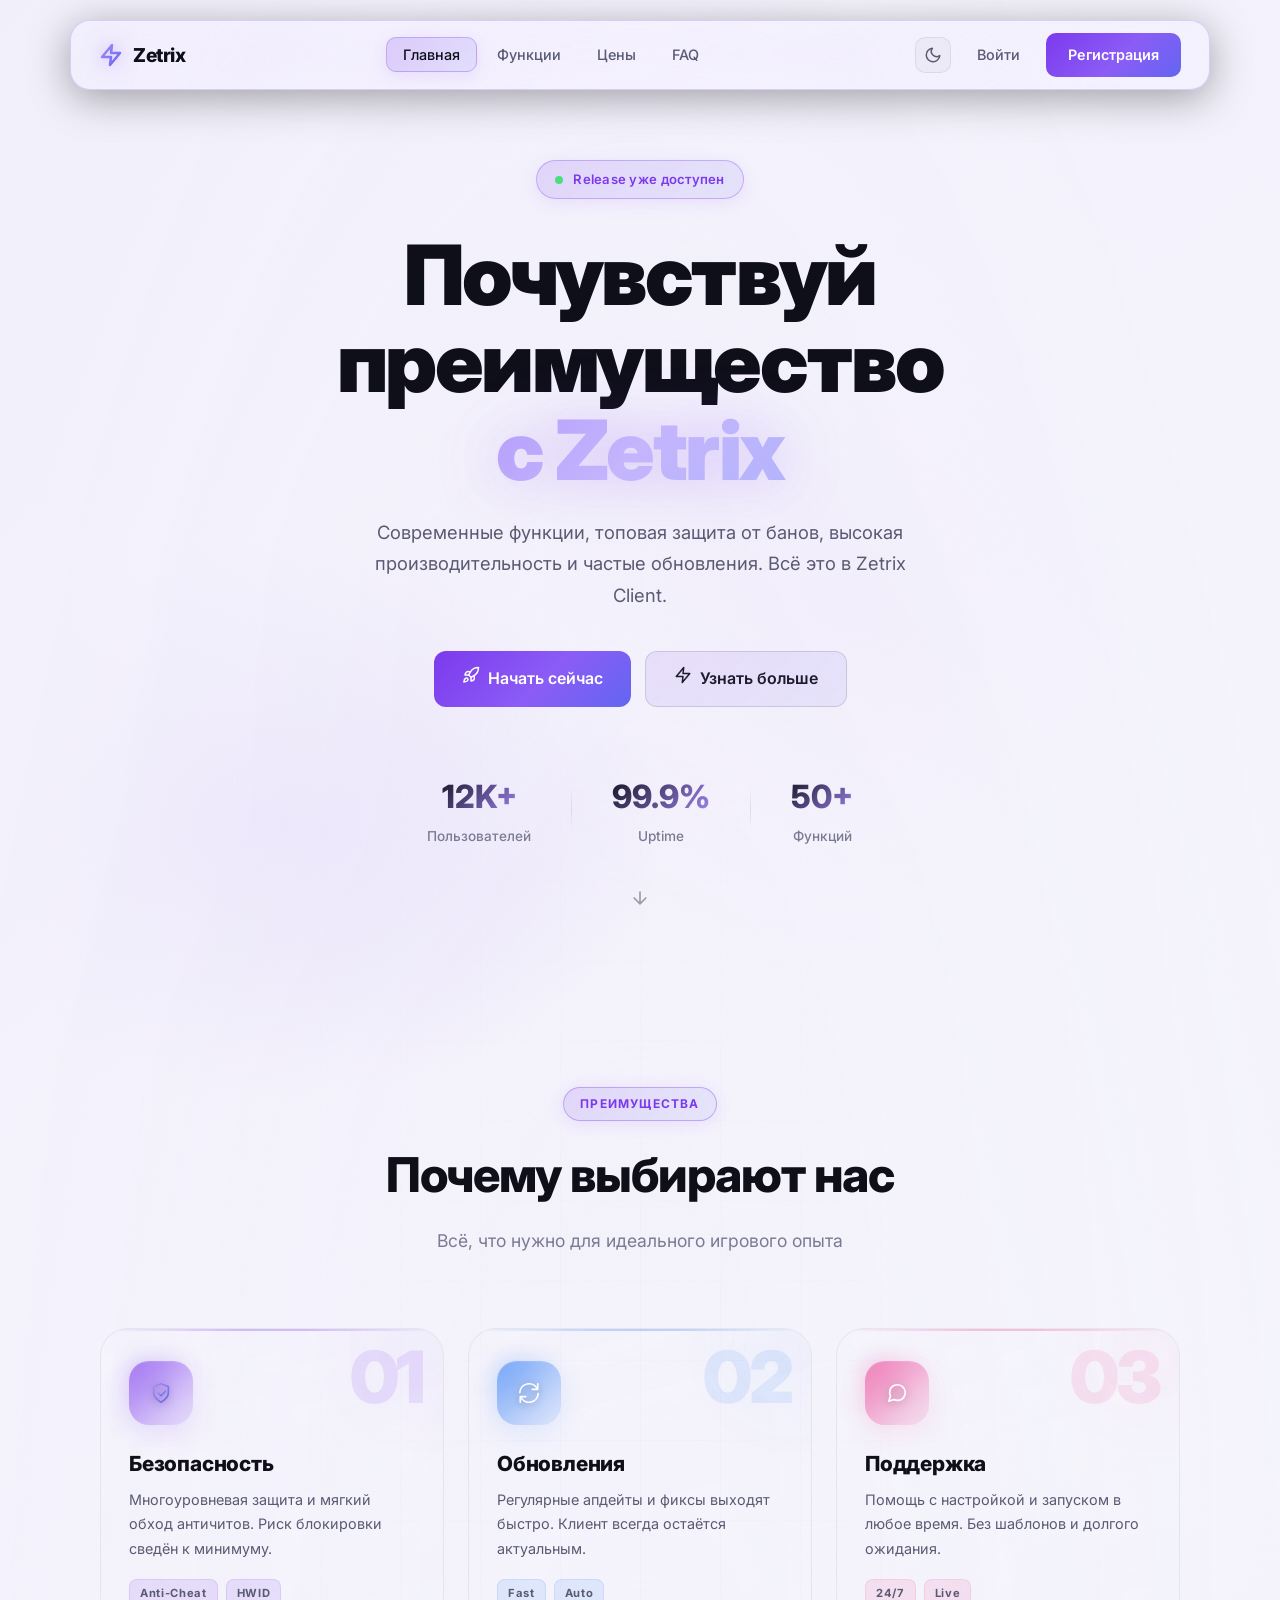
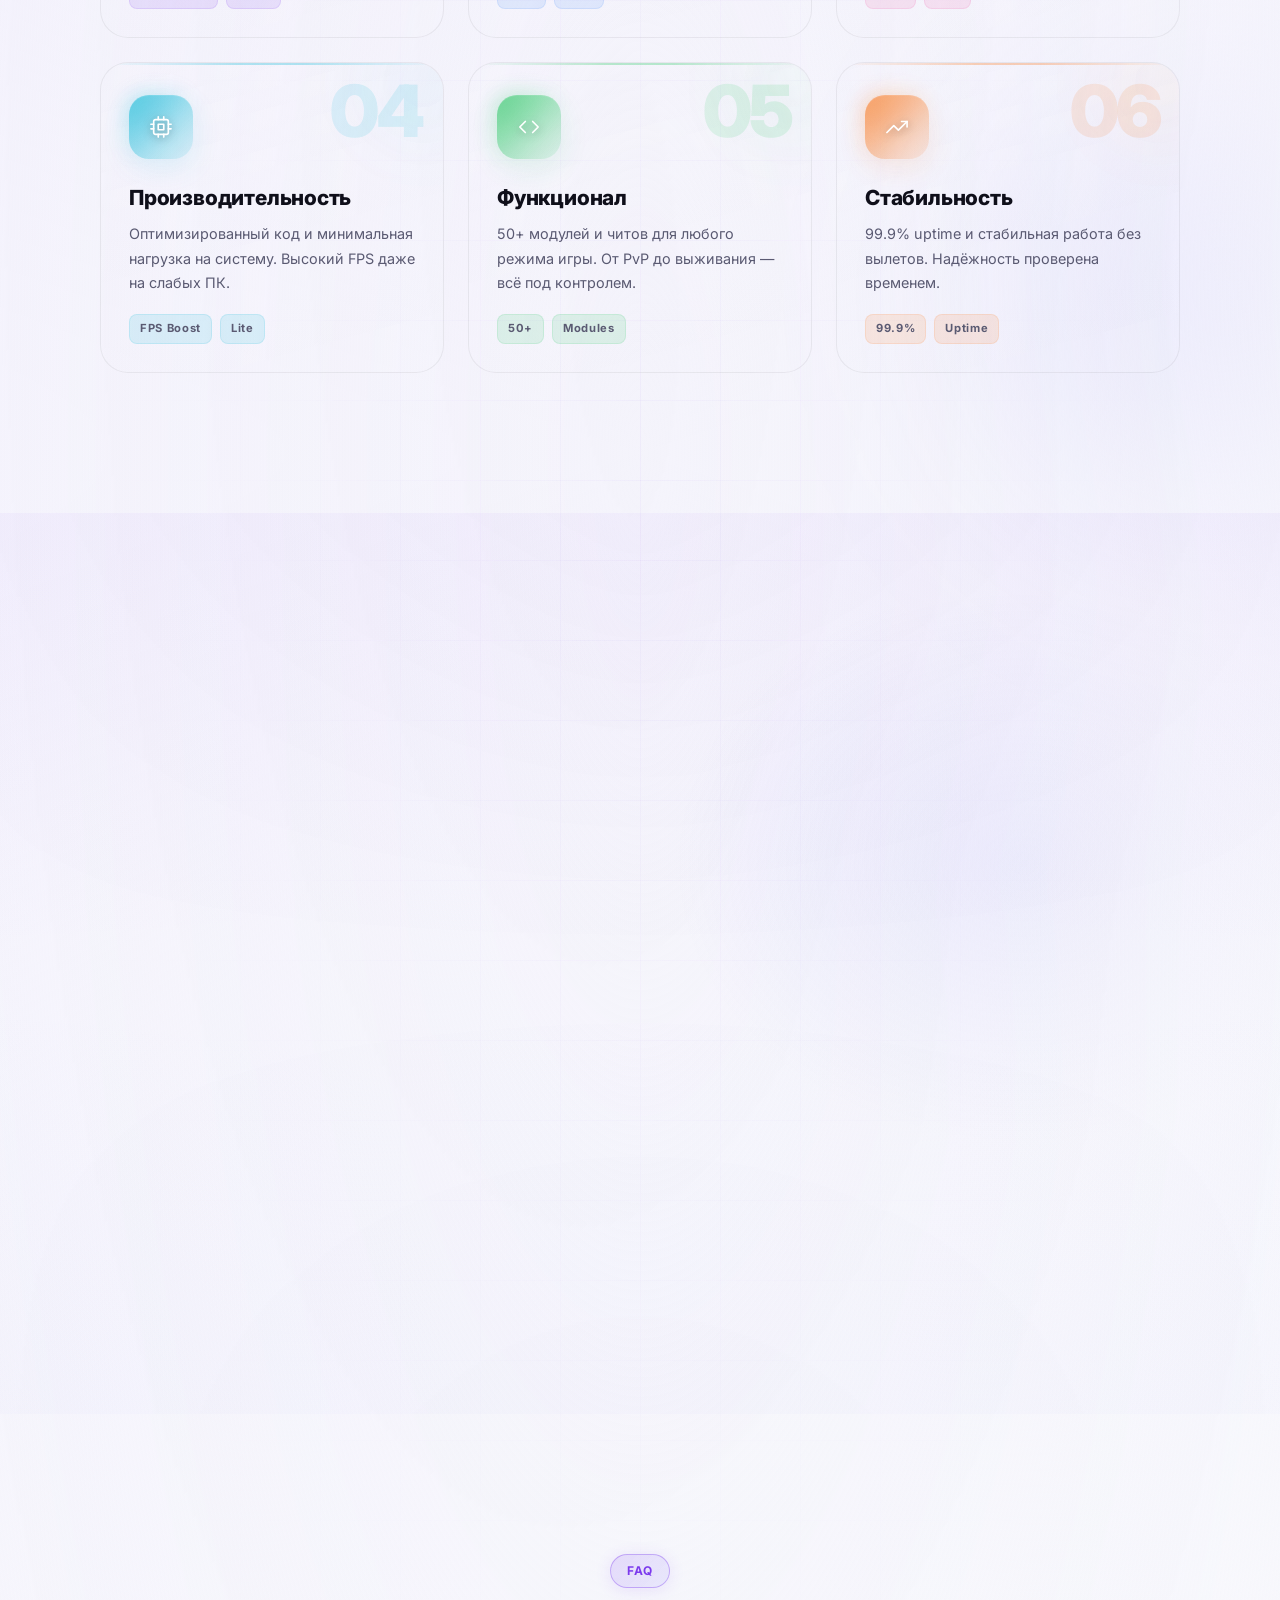
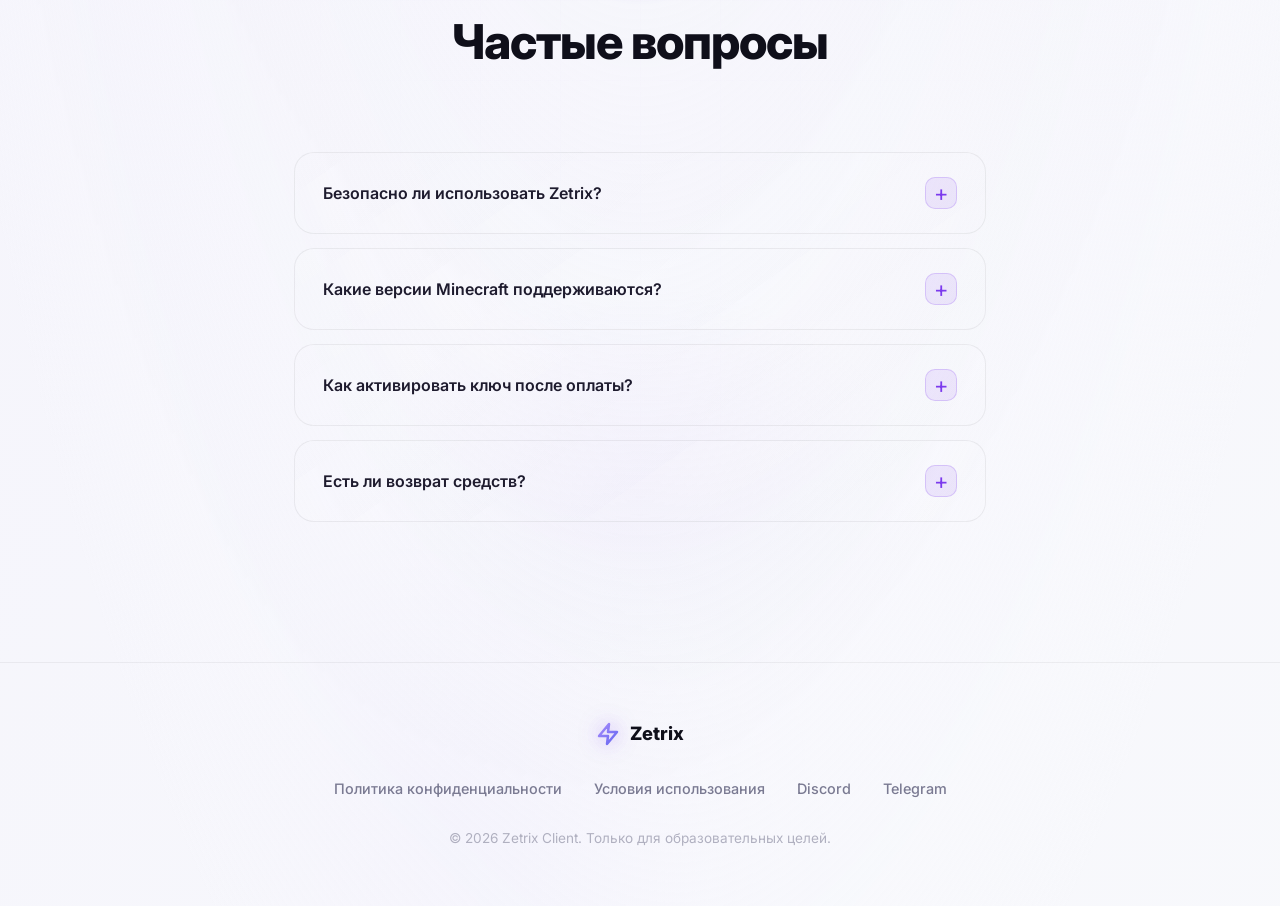
<file: index.html>
<!DOCTYPE html>
<html lang="ru">
<head>
  <meta charset="UTF-8" />
  <meta name="viewport" content="width=device-width, initial-scale=1.0" />
  <title>Zetrix — Minecraft Client</title>
  <script src="theme.js"></script>
  <link rel="stylesheet" href="style.css" />
  <link rel="stylesheet" href="animations.css" />
  <link rel="preconnect" href="https://fonts.googleapis.com" />
  <link href="https://fonts.googleapis.com/css2?family=Inter:wght@400;500;600;700;800;900&display=swap" rel="stylesheet" />
</head>
<body class="page-loaded">

  <!-- Dynamic Background -->
  <div class="zx-bg">
    <div class="zx-mesh">
      <div class="zx-mesh-blob blob-1"></div>
      <div class="zx-mesh-blob blob-2"></div>
      <div class="zx-mesh-blob blob-3"></div>
      <div class="zx-mesh-blob blob-4"></div>
    </div>
    <div class="zx-grid"></div>
    <div class="zx-vignette"></div>
    <div class="zx-gradient-mesh"></div>
  </div>

  <!-- Spotlight Follow -->
  <div class="zx-spotlight" id="spotlight"></div>

  <!-- Navbar -->
  <nav class="zx-nav" id="zxNav">
    <div class="zx-nav-inner">
      <a href="index.html" class="zx-logo">
        <span class="zx-logo-icon" id="logoIcon"></span>
        <span class="zx-logo-text">Zetrix</span>
      </a>
      <ul class="zx-nav-links">
        <li><a href="index.html" class="active">Главная</a></li>
        <li><a href="#features">Функции</a></li>
        <li><a href="#pricing">Цены</a></li>
        <li><a href="#faq">FAQ</a></li>
      </ul>
      <div class="zx-nav-actions" id="navActions">
        <button type="button" class="theme-toggle" id="themeToggle" onclick="ZetrixTheme.toggle()"></button>
        <a href="login.html" class="btn-ghost" id="navLogin">Войти</a>
        <a href="register.html" class="btn-primary" id="navRegister">Регистрация</a>
        <a href="profile.html" class="btn-ghost" id="navProfile" style="display:none">Профиль</a>
        <a href="#" class="btn-outline" id="navLogout" style="display:none" onclick="logout(); return false;">Выйти</a>
      </div>
    </div>
  </nav>

  <!-- Hero -->
  <section class="zx-hero" id="home">
    <div class="zx-hero-inner">
      <div class="zx-hero-badge reveal-up">
        <span class="zx-badge-pulse"></span>
        <span>Release уже доступен</span>
      </div>
      <h1 class="zx-hero-title">
        <span class="zx-title-line reveal-up delay-1">Почувствуй</span>
        <span class="zx-title-line reveal-up delay-2">преимущество</span>
        <span class="zx-title-line accent reveal-up delay-3">с Zetrix</span>
      </h1>
      <p class="zx-hero-sub reveal-up delay-4">
        Современные функции, топовая защита от банов, высокая производительность и частые обновления.
        Всё это в Zetrix Client.
      </p>
      <div class="zx-hero-ctas reveal-up delay-5">
        <a href="register.html" class="btn-primary large glow">
          <span id="iconRocket"></span>
          Начать сейчас
        </a>
        <a href="#features" class="btn-outline large">
          <span id="iconZap"></span>
          Узнать больше
        </a>
      </div>
      <div class="zx-hero-stats reveal-up delay-6">
        <div class="zx-stat">
          <div class="zx-stat-num" data-count="12000">0</div>
          <div class="zx-stat-label">Пользователей</div>
        </div>
        <div class="zx-stat-divider"></div>
        <div class="zx-stat">
          <div class="zx-stat-num">99.9%</div>
          <div class="zx-stat-label">Uptime</div>
        </div>
        <div class="zx-stat-divider"></div>
        <div class="zx-stat">
          <div class="zx-stat-num" data-count="50">0</div>
          <div class="zx-stat-label">Функций</div>
        </div>
      </div>
    </div>
    <div class="zx-hero-scroll">
      <svg width="20" height="20" viewBox="0 0 24 24" fill="none" stroke="currentColor" stroke-width="2" stroke-linecap="round" stroke-linejoin="round"><path d="M12 5v14M19 12l-7 7-7-7"/></svg>
    </div>
  </section>

  <!-- Features -->
  <section class="zx-section" id="features">
    <div class="zx-section-inner">
      <div class="zx-section-header reveal-up">
        <div class="zx-section-label">Преимущества</div>
        <h2 class="zx-section-title">Почему выбирают нас</h2>
        <p class="zx-section-desc">Всё, что нужно для идеального игрового опыта</p>
      </div>
      <div class="zx-features-grid">
        <div class="zx-feature-card reveal-up delay-1" data-tilt data-accent="purple">
          <div class="zx-fc-orb"></div>
          <div class="zx-fc-number">01</div>
          <div class="zx-fc-border"></div>
          <div class="zx-fc-glow"></div>
          <div class="zx-fc-top">
            <div class="zx-fc-icon-bg">
              <div class="zx-fc-icon" id="fIcon1"></div>
            </div>
          </div>
          <div class="zx-fc-body">
            <h3>Безопасность</h3>
            <p>Многоуровневая защита и мягкий обход античитов. Риск блокировки сведён к минимуму.</p>
            <div class="zx-fc-meta">
              <span class="zx-fc-tag">Anti-Cheat</span>
              <span class="zx-fc-tag">HWID</span>
            </div>
          </div>
        </div>

        <div class="zx-feature-card reveal-up delay-2" data-tilt data-accent="blue">
          <div class="zx-fc-orb"></div>
          <div class="zx-fc-number">02</div>
          <div class="zx-fc-border"></div>
          <div class="zx-fc-glow"></div>
          <div class="zx-fc-top">
            <div class="zx-fc-icon-bg">
              <div class="zx-fc-icon" id="fIcon2"></div>
            </div>
          </div>
          <div class="zx-fc-body">
            <h3>Обновления</h3>
            <p>Регулярные апдейты и фиксы выходят быстро. Клиент всегда остаётся актуальным.</p>
            <div class="zx-fc-meta">
              <span class="zx-fc-tag">Fast</span>
              <span class="zx-fc-tag">Auto</span>
            </div>
          </div>
        </div>

        <div class="zx-feature-card reveal-up delay-3" data-tilt data-accent="pink">
          <div class="zx-fc-orb"></div>
          <div class="zx-fc-number">03</div>
          <div class="zx-fc-border"></div>
          <div class="zx-fc-glow"></div>
          <div class="zx-fc-top">
            <div class="zx-fc-icon-bg">
              <div class="zx-fc-icon" id="fIcon3"></div>
            </div>
          </div>
          <div class="zx-fc-body">
            <h3>Поддержка</h3>
            <p>Помощь с настройкой и запуском в любое время. Без шаблонов и долгого ожидания.</p>
            <div class="zx-fc-meta">
              <span class="zx-fc-tag">24/7</span>
              <span class="zx-fc-tag">Live</span>
            </div>
          </div>
        </div>

        <div class="zx-feature-card reveal-up delay-1" data-tilt data-accent="cyan">
          <div class="zx-fc-orb"></div>
          <div class="zx-fc-number">04</div>
          <div class="zx-fc-border"></div>
          <div class="zx-fc-glow"></div>
          <div class="zx-fc-top">
            <div class="zx-fc-icon-bg">
              <div class="zx-fc-icon" id="fIcon4"></div>
            </div>
          </div>
          <div class="zx-fc-body">
            <h3>Производительность</h3>
            <p>Оптимизированный код и минимальная нагрузка на систему. Высокий FPS даже на слабых ПК.</p>
            <div class="zx-fc-meta">
              <span class="zx-fc-tag">FPS Boost</span>
              <span class="zx-fc-tag">Lite</span>
            </div>
          </div>
        </div>

        <div class="zx-feature-card reveal-up delay-2" data-tilt data-accent="green">
          <div class="zx-fc-orb"></div>
          <div class="zx-fc-number">05</div>
          <div class="zx-fc-border"></div>
          <div class="zx-fc-glow"></div>
          <div class="zx-fc-top">
            <div class="zx-fc-icon-bg">
              <div class="zx-fc-icon" id="fIcon5"></div>
            </div>
          </div>
          <div class="zx-fc-body">
            <h3>Функционал</h3>
            <p>50+ модулей и читов для любого режима игры. От PvP до выживания — всё под контролем.</p>
            <div class="zx-fc-meta">
              <span class="zx-fc-tag">50+</span>
              <span class="zx-fc-tag">Modules</span>
            </div>
          </div>
        </div>

        <div class="zx-feature-card reveal-up delay-3" data-tilt data-accent="orange">
          <div class="zx-fc-orb"></div>
          <div class="zx-fc-number">06</div>
          <div class="zx-fc-border"></div>
          <div class="zx-fc-glow"></div>
          <div class="zx-fc-top">
            <div class="zx-fc-icon-bg">
              <div class="zx-fc-icon" id="fIcon6"></div>
            </div>
          </div>
          <div class="zx-fc-body">
            <h3>Стабильность</h3>
            <p>99.9% uptime и стабильная работа без вылетов. Надёжность проверена временем.</p>
            <div class="zx-fc-meta">
              <span class="zx-fc-tag">99.9%</span>
              <span class="zx-fc-tag">Uptime</span>
            </div>
          </div>
        </div>
      </div>
    </div>
  </section>

  <!-- Pricing -->
  <section class="zx-section alt" id="pricing">
    <div class="zx-section-inner">
      <div class="zx-section-header reveal-up">
        <div class="zx-section-label">Тарифы</div>
        <h2 class="zx-section-title">Выбери свой план</h2>
        <p class="zx-section-desc">Доступные цены для каждого игрока</p>
      </div>
      <div class="zx-pricing-grid">

        <div class="zx-price-card reveal-up delay-1" data-tilt>
          <div class="zx-pc-shimmer"></div>
          <div class="zx-pc-top"></div>
          <div class="zx-pc-tier">30 дней</div>
          <div class="zx-pc-price">
            <span class="zx-pc-currency">₽</span>249
          </div>
          <ul class="zx-pc-features">
            <li><span class="zx-pc-check" id="pc1"></span>Все функции</li>
            <li><span class="zx-pc-check" id="pc2"></span>Обновления</li>
            <li><span class="zx-pc-check" id="pc3"></span>Поддержка</li>
          </ul>
          <a href="register.html" class="btn-outline full">Выбрать</a>
        </div>

        <div class="zx-price-card featured reveal-up delay-2" data-tilt>
          <div class="zx-pc-shimmer"></div>
          <div class="zx-pc-badge">Популярный</div>
          <div class="zx-pc-top"></div>
          <div class="zx-pc-tier">90 дней</div>
          <div class="zx-pc-price">
            <span class="zx-pc-currency">₽</span>399
          </div>
          <ul class="zx-pc-features">
            <li><span class="zx-pc-check" id="pc4"></span>Все функции</li>
            <li><span class="zx-pc-check" id="pc5"></span>Обновления</li>
            <li><span class="zx-pc-check" id="pc6"></span>Приоритетная поддержка</li>
          </ul>
          <a href="register.html" class="btn-primary full">Выбрать</a>
        </div>

        <div class="zx-price-card reveal-up delay-3" data-tilt>
          <div class="zx-pc-shimmer"></div>
          <div class="zx-pc-top"></div>
          <div class="zx-pc-tier">Навсегда</div>
          <div class="zx-pc-price">
            <span class="zx-pc-currency">₽</span>649
          </div>
          <ul class="zx-pc-features">
            <li><span class="zx-pc-check" id="pc7"></span>Все функции навсегда</li>
            <li><span class="zx-pc-check" id="pc8"></span>Все обновления</li>
            <li><span class="zx-pc-check" id="pc9"></span>VIP поддержка</li>
          </ul>
          <a href="register.html" class="btn-outline full">Выбрать</a>
        </div>

      </div>
    </div>
  </section>

  <!-- FAQ -->
  <section class="zx-section" id="faq">
    <div class="zx-section-inner narrow">
      <div class="zx-section-header reveal-up">
        <div class="zx-section-label">FAQ</div>
        <h2 class="zx-section-title">Частые вопросы</h2>
      </div>
      <div class="zx-faq-list">
        <details class="zx-faq-item reveal-up delay-1">
          <summary>Безопасно ли использовать Zetrix?</summary>
          <p>Да, наш клиент использует продвинутые методы обхода античитов. Мы регулярно обновляем защиту, чтобы минимизировать риск бана.</p>
        </details>
        <details class="zx-faq-item reveal-up delay-2">
          <summary>Какие версии Minecraft поддерживаются?</summary>
          <p>Zetrix поддерживает версии от 1.8 до 1.20.x. Мы добавляем поддержку новых версий в течение нескольких дней после их выхода.</p>
        </details>
        <details class="zx-faq-item reveal-up delay-3">
          <summary>Как активировать ключ после оплаты?</summary>
          <p>После оплаты вы получите лицензионный ключ. Зайдите в личный кабинет, перейдите в раздел «Активация ключа» и введите полученный код.</p>
        </details>
        <details class="zx-faq-item reveal-up delay-4">
          <summary>Есть ли возврат средств?</summary>
          <p>Мы предоставляем возврат в течение 24 часов после покупки, если клиент не работает на вашем устройстве и наша поддержка не смогла помочь.</p>
        </details>
      </div>
    </div>
  </section>

  <!-- Footer -->
  <footer class="zx-footer">
    <div class="zx-footer-inner">
      <div class="zx-footer-brand">
        <span class="zx-logo-icon" id="footerLogoIcon"></span>
        <span class="zx-logo-text">Zetrix</span>
      </div>
      <div class="zx-footer-links">
        <a href="#">Политика конфиденциальности</a>
        <a href="#">Условия использования</a>
        <a href="#">Discord</a>
        <a href="#">Telegram</a>
      </div>
      <p class="zx-footer-copy">© 2026 Zetrix Client. Только для образовательных целей.</p>
    </div>
  </footer>

  <script type="module">
    import { Api } from './api.js';

    const loginBtn    = document.getElementById('navLogin');
    const registerBtn = document.getElementById('navRegister');
    const profileBtn  = document.getElementById('navProfile');
    const logoutBtn   = document.getElementById('navLogout');

    if (Api.isLoggedIn()) {
      if (loginBtn)    loginBtn.style.display    = 'none';
      if (registerBtn) registerBtn.style.display = 'none';
      if (profileBtn)  profileBtn.style.display  = 'inline-flex';
      if (logoutBtn)   logoutBtn.style.display   = 'inline-flex';
    } else {
      if (loginBtn)    loginBtn.style.display    = 'inline-flex';
      if (registerBtn) registerBtn.style.display = 'inline-flex';
      if (profileBtn)  profileBtn.style.display  = 'none';
      if (logoutBtn)   logoutBtn.style.display   = 'none';
    }
  </script>

  <script type="module" src="api.js"></script>
  <script type="module" src="auth.js"></script>
  <script src="icons.js"></script>
  <script src="transitions.js"></script>
  <script>
    document.addEventListener('DOMContentLoaded', () => {
      document.getElementById('logoIcon').innerHTML       = Icons.logo;
      document.getElementById('footerLogoIcon').innerHTML = Icons.logo;
      document.getElementById('iconRocket').innerHTML     = Icons.rocket;
      document.getElementById('iconZap').innerHTML        = Icons.zap;
      document.getElementById('fIcon1').innerHTML = Icons.shieldCheck;
      document.getElementById('fIcon2').innerHTML = Icons.refreshCw;
      document.getElementById('fIcon3').innerHTML = Icons.messageCircle;
      document.getElementById('fIcon4').innerHTML = Icons.cpu;
      document.getElementById('fIcon5').innerHTML = Icons.code;
      document.getElementById('fIcon6').innerHTML = Icons.trendingUp;

      ['pc1','pc2','pc3','pc4','pc5','pc6','pc7','pc8','pc9']
        .forEach(id => { const el = document.getElementById(id); if(el) el.innerHTML = Icons.check; });

      // Spotlight follow
      const spotlight = document.getElementById('spotlight');
      if (spotlight && !window.matchMedia('(pointer: coarse)').matches) {
        document.addEventListener('mousemove', (e) => {
          spotlight.style.left = e.clientX + 'px';
          spotlight.style.top = e.clientY + 'px';
        });
      }

      // 3D tilt cards
      document.querySelectorAll('[data-tilt]').forEach(card => {
        card.addEventListener('mousemove', (e) => {
          const rect = card.getBoundingClientRect();
          const x = e.clientX - rect.left;
          const y = e.clientY - rect.top;
          const cx = rect.width / 2;
          const cy = rect.height / 2;
          const rx = (y - cy) / cy * -8;
          const ry = (x - cx) / cx * 8;
          card.style.transform = `perspective(800px) rotateX(${rx}deg) rotateY(${ry}deg) translateZ(10px) scale(1.02)`;
        });
        card.addEventListener('mouseleave', () => {
          card.style.transform = '';
        });
      });

      // Count up animation
      document.querySelectorAll('.zx-stat-num[data-count]').forEach(el => {
        const target = parseInt(el.dataset.count);
        const observer = new IntersectionObserver((entries) => {
          entries.forEach(entry => {
            if (entry.isIntersecting) {
              let current = 0;
              const increment = target / 40;
              const timer = setInterval(() => {
                current += increment;
                if (current >= target) {
                  el.textContent = target >= 1000 ? (target/1000).toFixed(0) + 'K+' : target + '+';
                  clearInterval(timer);
                } else {
                  el.textContent = Math.floor(current);
                }
              }, 30);
              observer.unobserve(el);
            }
          });
        }, { threshold: 0.5 });
        observer.observe(el);
      });

      // Reveal on scroll
      const revealObserver = new IntersectionObserver((entries) => {
        entries.forEach(entry => {
          if (entry.isIntersecting) {
            entry.target.classList.add('revealed');
            revealObserver.unobserve(entry.target);
          }
        });
      }, { threshold: 0.1, rootMargin: '0px 0px -40px 0px' });

      document.querySelectorAll('.reveal-up').forEach(el => revealObserver.observe(el));
    });
  </script>
</body>
</html>
</file>
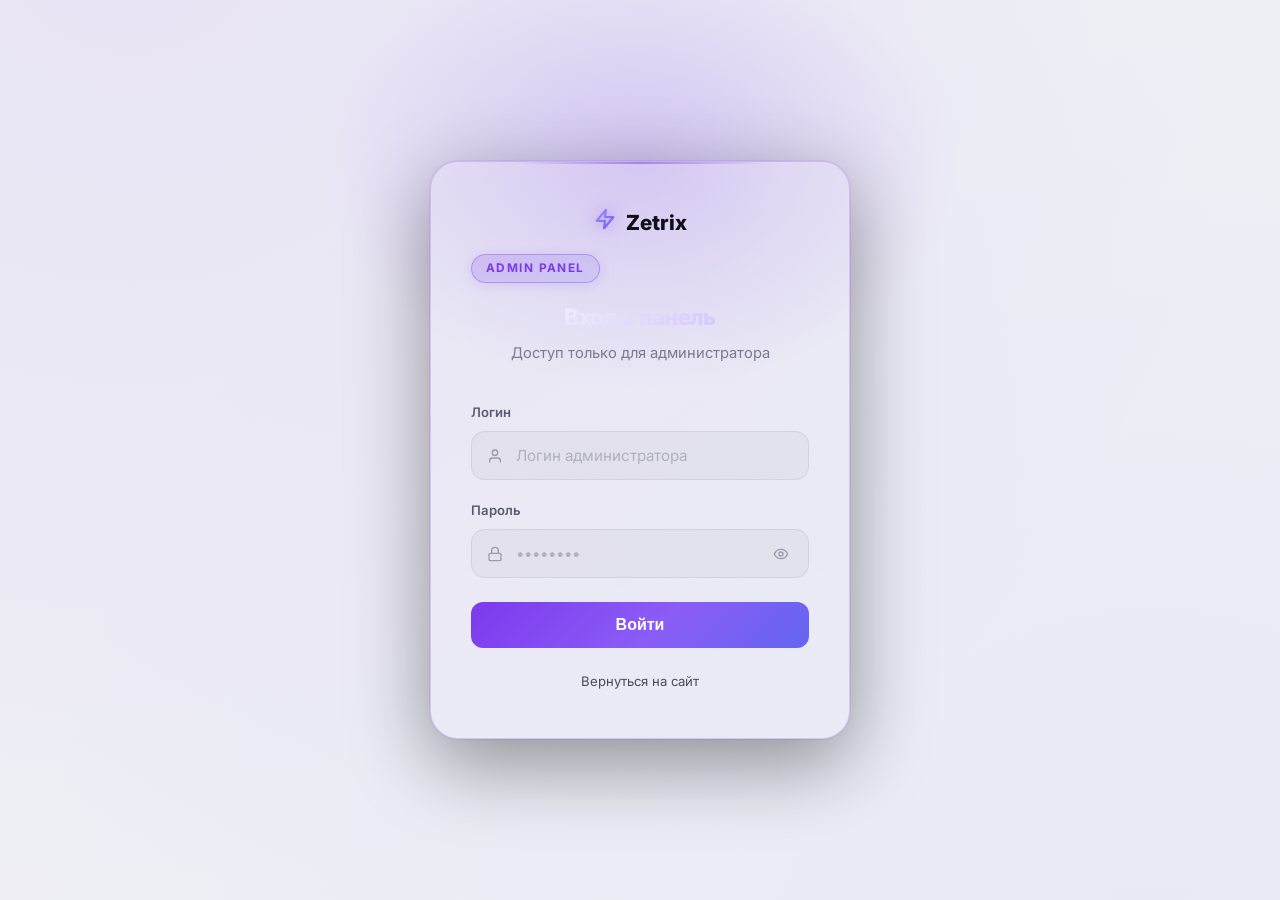
<file: admin.html>
<!DOCTYPE html>
<html lang="ru">
<head>
  <meta charset="UTF-8" />
  <meta name="viewport" content="width=device-width, initial-scale=1.0" />
  <title>Админ-панель — Zetrix</title>
  <script src="theme.js"></script>
  <link rel="stylesheet" href="style.css" />
  <link rel="stylesheet" href="animations.css" />
  <link rel="stylesheet" href="admin.css" />
  <link rel="stylesheet" href="custom-select.css" />
  <link rel="preconnect" href="https://fonts.googleapis.com" />
  <link href="https://fonts.googleapis.com/css2?family=Inter:wght@400;500;600;700;800&display=swap" rel="stylesheet" />
</head>
<body class="admin-page page-loaded">

  <!-- ===== LOGIN SCREEN ===== -->
  <div class="admin-login-screen" id="adminLoginScreen">
    <div class="auth-glow"></div>
    <div class="admin-login-card">
      <div class="auth-logo" style="margin-bottom:8px">
        <span id="loginLogoIcon"></span>
        <span class="logo-text">Zetrix</span>
      </div>
      <div class="admin-login-badge">Admin Panel</div>
      <h1 class="auth-title" style="font-size:1.4rem;margin-top:16px">Вход в панель</h1>
      <p class="auth-sub">Доступ только для администратора</p>

      <form class="auth-form" onsubmit="handleAdminLogin(event)">
        <div id="adminLoginError" class="auth-error" style="display:none"></div>

        <div class="form-group">
          <label class="form-label">Логин</label>
          <div class="input-wrap">
            <span class="input-icon" id="loginUserIcon"></span>
            <input type="text" class="form-input" id="adminLoginInput" placeholder="Логин администратора" required autocomplete="off" />
          </div>
        </div>

        <div class="form-group">
          <label class="form-label">Пароль</label>
          <div class="input-wrap">
            <span class="input-icon" id="loginLockIcon"></span>
            <input type="password" class="form-input" id="adminPasswordInput" placeholder="••••••••" required />
            <button type="button" class="input-toggle" id="loginPassToggle" onclick="togglePassword('adminPasswordInput', this)"></button>
          </div>
        </div>

        <button type="submit" class="btn-primary full large auth-submit" style="margin-top:4px">
          Войти
        </button>
      </form>

      <div style="text-align:center;margin-top:20px">
        <a href="index.html" style="font-size:0.82rem;color:#4a4a5a;transition:color 0.2s" onmouseover="this.style.color='#a78bfa'" onmouseout="this.style.color='#4a4a5a'">
          Вернуться на сайт
        </a>
      </div>
    </div>
  </div>

  <!-- ===== PANEL WRAP ===== -->
  <div id="adminPanelWrap" style="display:none;width:100%;min-height:100vh">

    <!-- SIDEBAR -->
    <aside class="admin-sidebar" id="adminSidebar">
      <div class="admin-logo">
        <span id="adminLogoIcon"></span>
        <span>Zetrix</span>
        <span class="admin-badge">Admin</span>
      </div>

      <nav class="admin-nav">
        <div class="admin-nav-group">
          <div class="admin-nav-label">Обзор</div>
          <a href="#" class="admin-link active" onclick="adminTab('dashboard', this)">
            <span class="al-icon" id="alIcon1"></span> Дашборд
          </a>
        </div>
        <div class="admin-nav-group">
          <div class="admin-nav-label">Управление</div>
          <a href="#" class="admin-link" onclick="adminTab('keys', this)">
            <span class="al-icon" id="alIcon2"></span> Ключи
          </a>
          <a href="#" class="admin-link" onclick="adminTab('users', this)">
            <span class="al-icon" id="alIcon3"></span> Пользователи
          </a>
          <a href="#" class="admin-link" onclick="adminTab('logs', this)">
            <span class="al-icon" id="alIcon4"></span> Логи
          </a>
        </div>
        <div class="admin-nav-group">
          <div class="admin-nav-label">Система</div>
          <a href="#" class="admin-link" onclick="adminTab('settings', this)">
            <span class="al-icon" id="alIcon5"></span> Настройки
          </a>
          <a href="index.html" class="admin-link">
            <span class="al-icon" id="alIcon6"></span> На сайт
          </a>
        </div>
      </nav>
    </aside>

    <!-- MAIN -->
    <div class="admin-main">

      <!-- TOPBAR -->
      <header class="admin-topbar">
        <button class="sidebar-toggle" onclick="toggleSidebar()">
          <span id="menuIcon"></span>
        </button>
        <div class="topbar-title" id="topbarTitle">Дашборд</div>
        <div class="topbar-right">
          <button type="button" class="theme-toggle" id="themeToggle" onclick="ZetrixTheme.toggle()"></button>
          <div class="topbar-admin">
            <div class="topbar-avatar">A</div>
            <span id="topbarAdminName">Admin</span>
          </div>
          <button class="tbl-btn danger" title="Выйти" onclick="adminLogout()" style="width:auto;padding:0 12px;gap:6px;font-size:0.8rem;font-weight:600;font-family:Inter,sans-serif">
            <span id="logoutIcon"></span> Выйти
          </button>
        </div>
      </header>

      <!-- CONTENT -->
      <div class="admin-content">

        <!-- DASHBOARD -->
        <div class="admin-tab active" id="tab-dashboard">
          <div class="admin-page-title">Дашборд</div>
          <div class="dash-stats">
            <div class="dash-stat-card">
              <div class="dsc-icon" id="dscIcon1"></div>
              <div class="dsc-info">
                <div class="dsc-num" id="statUsers">0</div>
                <div class="dsc-label">Пользователей</div>
              </div>
            </div>
            <div class="dash-stat-card">
              <div class="dsc-icon" id="dscIcon2"></div>
              <div class="dsc-info">
                <div class="dsc-num" id="statKeys">0</div>
                <div class="dsc-label">Ключей всего</div>
              </div>
            </div>
            <div class="dash-stat-card">
              <div class="dsc-icon" id="dscIcon3"></div>
              <div class="dsc-info">
                <div class="dsc-num" id="statActive">0</div>
                <div class="dsc-label">Активных ключей</div>
              </div>
            </div>
            <div class="dash-stat-card">
              <div class="dsc-icon" id="dscIcon4"></div>
              <div class="dsc-info">
                <div class="dsc-num" id="statUsed">0</div>
                <div class="dsc-label">Использованных</div>
              </div>
            </div>
          </div>

          <div class="dash-grid">
            <div class="dash-card">
              <div class="dash-card-title">
                <span id="recentUsersIcon"></span> Последние пользователи
              </div>
              <div id="recentUsersList" class="dash-list"></div>
            </div>
            <div class="dash-card">
              <div class="dash-card-title">
                <span id="recentLogsIcon"></span> Последние события
              </div>
              <div id="recentLogsList" class="dash-list"></div>
            </div>
          </div>
        </div>

        <!-- KEYS -->
        <div class="admin-tab" id="tab-keys">
          <div class="admin-page-header">
            <div class="admin-page-title">Управление ключами</div>
            <button class="btn-primary" onclick="openGenerateKey()">
              <span id="genKeyIcon"></span> Создать ключ
            </button>
          </div>

          <div class="admin-card generate-card" id="generateCard" style="display:none">
            <div class="admin-card-title">Создать новый ключ</div>
            <div class="gen-form">
              <div class="gen-row">
                <div class="form-group">
                  <label class="form-label">Тип плана</label>
                  <input type="hidden" id="genPlan" value="30 дней" />
                  <div data-custom-select data-options="30 дней,90 дней,Навсегда" data-value="30 дней" data-target="genPlan" id="genPlanSelect"></div>
                </div>
                <div class="form-group">
                  <label class="form-label">Срок действия (дней)</label>
                  <input type="number" class="form-input" id="genDays" value="30" min="0" max="365" readonly style="opacity:0.7;cursor:not-allowed" />
                </div>
                <div class="form-group">
                  <label class="form-label">Количество ключей</label>
                  <input type="number" class="form-input" id="genCount" value="1" min="1" max="100" />
                </div>
                <div class="form-group">
                  <label class="form-label">Макс. активаций</label>
                  <input type="number" class="form-input" id="genMaxUses" value="1" min="1" max="999" />
                </div>
                <div class="form-group" style="flex:2;min-width:200px">
                  <label class="form-label">Примечание</label>
                  <input type="text" class="form-input" id="genNote" placeholder="Необязательно" />
                </div>
              </div>
              <div class="gen-actions">
                <button class="btn-primary" onclick="generateKeys()">Создать</button>
                <button class="btn-outline" onclick="closeGenerateKey()">Отмена</button>
              </div>
            </div>
          </div>

          <div class="admin-card">
            <div class="table-toolbar">
              <div class="input-wrap table-search">
                <span class="input-icon" id="searchIcon1"></span>
                <input type="text" class="form-input" placeholder="Поиск по ключу..." oninput="filterKeys(this.value)" />
              </div>
              <div class="table-filters">
                <button class="filter-btn active" onclick="filterKeysByPlan('all', this)">Все</button>
                <button class="filter-btn" onclick="filterKeysByPlan('30 дней', this)">30 дней</button>
                <button class="filter-btn" onclick="filterKeysByPlan('90 дней', this)">90 дней</button>
                <button class="filter-btn" onclick="filterKeysByPlan('Навсегда', this)">Навсегда</button>
              </div>
            </div>
            <div class="table-wrap">
              <table class="admin-table">
                <thead>
                  <tr>
                    <th>Ключ</th><th>План</th><th>Срок</th><th>Статус</th>
                    <th>Активации</th><th>Примечание</th><th>Создан</th><th>Действия</th>
                  </tr>
                </thead>
                <tbody id="keysTableBody"></tbody>
              </table>
            </div>
          </div>
        </div>

        <!-- USERS -->
        <div class="admin-tab" id="tab-users">
          <div class="admin-page-header">
            <div class="admin-page-title">Пользователи</div>
          </div>
          <div class="admin-card">
            <div class="table-toolbar">
              <div class="input-wrap table-search">
                <span class="input-icon" id="searchIcon2"></span>
                <input type="text" class="form-input" placeholder="Поиск по нику или email..." oninput="filterUsers(this.value)" />
              </div>
            </div>
            <div class="table-wrap">
              <table class="admin-table">
                <thead>
                  <tr>
                    <th>Пользователь</th><th>Email</th><th>План</th>
                    <th>Подписка до</th><th>Ключей</th><th>Действия</th>
                  </tr>
                </thead>
                <tbody id="usersTableBody"></tbody>
              </table>
            </div>
          </div>
        </div>

        <!-- LOGS -->
        <div class="admin-tab" id="tab-logs">
          <div class="admin-page-header">
            <div class="admin-page-title">Журнал событий</div>
            <button class="btn-outline" onclick="clearLogs()">
              <span id="clearLogsIcon"></span> Очистить логи
            </button>
          </div>
          <div class="admin-card">
            <div class="table-toolbar">
              <div class="input-wrap table-search">
                <span class="input-icon" id="searchIcon3"></span>
                <input type="text" class="form-input" placeholder="Поиск по событиям..." oninput="filterLogs(this.value)" />
              </div>
              <div class="table-filters">
                <button class="filter-btn active" onclick="filterLogsByType('all', this)">Все</button>
                <button class="filter-btn" onclick="filterLogsByType('key', this)">Ключи</button>
                <button class="filter-btn" onclick="filterLogsByType('user', this)">Пользователи</button>
                <button class="filter-btn" onclick="filterLogsByType('system', this)">Система</button>
              </div>
            </div>
            <div class="table-wrap">
              <table class="admin-table">
                <thead>
                  <tr><th>Время</th><th>Тип</th><th>Событие</th><th>Пользователь</th><th>Детали</th></tr>
                </thead>
                <tbody id="logsTableBody"></tbody>
              </table>
            </div>
          </div>
        </div>

        <!-- SETTINGS -->
        <div class="admin-tab" id="tab-settings">
          <div class="admin-page-title">Настройки системы</div>

          <div class="admin-card">
            <div class="admin-card-title">Изменить данные администратора</div>
            <div class="settings-form" style="max-width:440px;display:flex;flex-direction:column;gap:16px">
              <div class="form-group">
                <label class="form-label">Новый логин</label>
                <div class="input-wrap">
                  <span class="input-icon" id="stUserIcon"></span>
                  <input type="text" class="form-input" id="newAdminLogin" placeholder="Новый логин" autocomplete="off" />
                </div>
              </div>
              <div class="form-group">
                <label class="form-label">Новый пароль</label>
                <div class="input-wrap">
                  <span class="input-icon" id="stLockIcon1"></span>
                  <input type="password" class="form-input" id="newAdminPass" placeholder="Минимум 6 символов" />
                  <button type="button" class="input-toggle" id="stPassToggle1" onclick="togglePassword('newAdminPass', this)"></button>
                </div>
              </div>
              <div class="form-group">
                <label class="form-label">Подтвердите пароль</label>
                <div class="input-wrap">
                  <span class="input-icon" id="stLockIcon2"></span>
                  <input type="password" class="form-input" id="newAdminPassConfirm" placeholder="Повторите пароль" />
                  <button type="button" class="input-toggle" id="stPassToggle2" onclick="togglePassword('newAdminPassConfirm', this)"></button>
                </div>
              </div>
              <button class="btn-primary" style="align-self:flex-start" onclick="saveAdminCreds()">Сохранить</button>
            </div>
          </div>

          <div class="admin-card">
            <div class="admin-card-title">Опасная зона</div>
            <div class="danger-actions">
              <div class="danger-action-row">
                <div>
                  <div class="danger-action-title">Сбросить все ключи</div>
                  <div class="danger-action-desc">Удалит все созданные ключи из системы</div>
                </div>
                <button class="btn-danger" onclick="resetAllKeys()">Сбросить ключи</button>
              </div>
              <div class="danger-action-row">
                <div>
                  <div class="danger-action-title">Очистить пользователей</div>
                  <div class="danger-action-desc">Удалит всех зарегистрированных пользователей</div>
                </div>
                <button class="btn-danger" onclick="resetAllUsers()">Очистить</button>
              </div>
              <div class="danger-action-row">
                <div>
                  <div class="danger-action-title">Полный сброс</div>
                  <div class="danger-action-desc">Удалит все данные системы. Необратимо</div>
                </div>
                <button class="btn-danger" onclick="fullReset()">Полный сброс</button>
              </div>
            </div>
          </div>
        </div>

      </div><!-- /admin-content -->
    </div><!-- /admin-main -->

  </div><!-- /adminPanelWrap -->

  <!-- USER EDIT MODAL -->
  <div class="zmodal-overlay" id="userEditOverlay" style="display:none">
    <div class="zmodal wide">
      <div class="zmodal-title">Редактировать пользователя</div>
      <div class="zmodal-body">
        <input type="hidden" id="editUserId" />
        <div class="form-group">
          <label class="form-label">Никнейм</label>
          <div class="input-wrap"><input type="text" class="form-input" id="editUsername" /></div>
        </div>
        <div class="form-group">
          <label class="form-label">Email</label>
          <div class="input-wrap"><input type="email" class="form-input" id="editEmail" /></div>
        </div>
        <div class="form-group">
          <label class="form-label">План</label>
          <input type="hidden" id="editPlan" value="30 дней" />
          <div id="editPlanSelect" data-custom-select data-options="30 дней,90 дней,Навсегда" data-value="30 дней" data-target="editPlan"></div>
        </div>
        <div class="form-group">
          <label class="form-label">Подписка до</label>
          <div class="input-wrap"><input type="text" class="form-input" id="editExpiry" placeholder="дд.мм.гггг" /></div>
        </div>
      </div>
      <div class="zmodal-actions" style="justify-content:flex-end">
        <button class="zmodal-btn cancel" onclick="closeUserEdit()">Отмена</button>
        <button class="zmodal-btn confirm" onclick="saveUserEdit()">Сохранить</button>
      </div>
    </div>
  </div>

  <script type="module" src="api.js"></script>
  <script src="icons.js"></script>
  <script src="transitions.js"></script>
  <script src="modal.js"></script>
  <script src="custom-select.js"></script>
  <script type="module" src="admin.js"></script>
  <script>
    document.addEventListener('DOMContentLoaded', () => {
      const searchSvg = `<svg width="14" height="14" viewBox="0 0 24 24" fill="none" stroke="currentColor" stroke-width="2" stroke-linecap="round" stroke-linejoin="round"><circle cx="11" cy="11" r="8"/><line x1="21" y1="21" x2="16.65" y2="16.65"/></svg>`;
      const menuSvg   = `<svg width="20" height="20" viewBox="0 0 24 24" fill="none" stroke="currentColor" stroke-width="2" stroke-linecap="round" stroke-linejoin="round"><line x1="3" y1="6" x2="21" y2="6"/><line x1="3" y1="12" x2="21" y2="12"/><line x1="3" y1="18" x2="21" y2="18"/></svg>`;

      // Login screen icons
      document.getElementById('loginLogoIcon').innerHTML  = Icons.logo;
      document.getElementById('loginUserIcon').innerHTML  = Icons.user;
      document.getElementById('loginLockIcon').innerHTML  = Icons.lock;
      document.getElementById('loginPassToggle').innerHTML = Icons.eye;

      // Panel icons
      document.getElementById('adminLogoIcon').innerHTML  = Icons.logo;
      document.getElementById('alIcon1').innerHTML = Icons.home;
      document.getElementById('alIcon2').innerHTML = Icons.key;
      document.getElementById('alIcon3').innerHTML = Icons.user;
      document.getElementById('alIcon4').innerHTML = Icons.activity;
      document.getElementById('alIcon5').innerHTML = Icons.settings;
      document.getElementById('alIcon6').innerHTML = Icons.zap;
      document.getElementById('menuIcon').innerHTML       = menuSvg;
      document.getElementById('logoutIcon').innerHTML     = Icons.logout;
      document.getElementById('dscIcon1').innerHTML = Icons.user;
      document.getElementById('dscIcon2').innerHTML = Icons.key;
      document.getElementById('dscIcon3').innerHTML = Icons.gem;
      document.getElementById('dscIcon4').innerHTML = Icons.activity;
      document.getElementById('recentUsersIcon').innerHTML = Icons.user;
      document.getElementById('recentLogsIcon').innerHTML  = Icons.activity;
      document.getElementById('genKeyIcon').innerHTML      = Icons.key;
      document.getElementById('clearLogsIcon').innerHTML   = Icons.trash;
      document.getElementById('searchIcon1').innerHTML = searchSvg;
      document.getElementById('searchIcon2').innerHTML = searchSvg;
      document.getElementById('searchIcon3').innerHTML = searchSvg;
      document.getElementById('stUserIcon').innerHTML  = Icons.user;
      document.getElementById('stLockIcon1').innerHTML = Icons.lock;
      document.getElementById('stLockIcon2').innerHTML = Icons.lock;
      document.getElementById('stPassToggle1').innerHTML = Icons.eye;
      document.getElementById('stPassToggle2').innerHTML = Icons.eye;
    });
  </script>
</body>
</html>
</file>
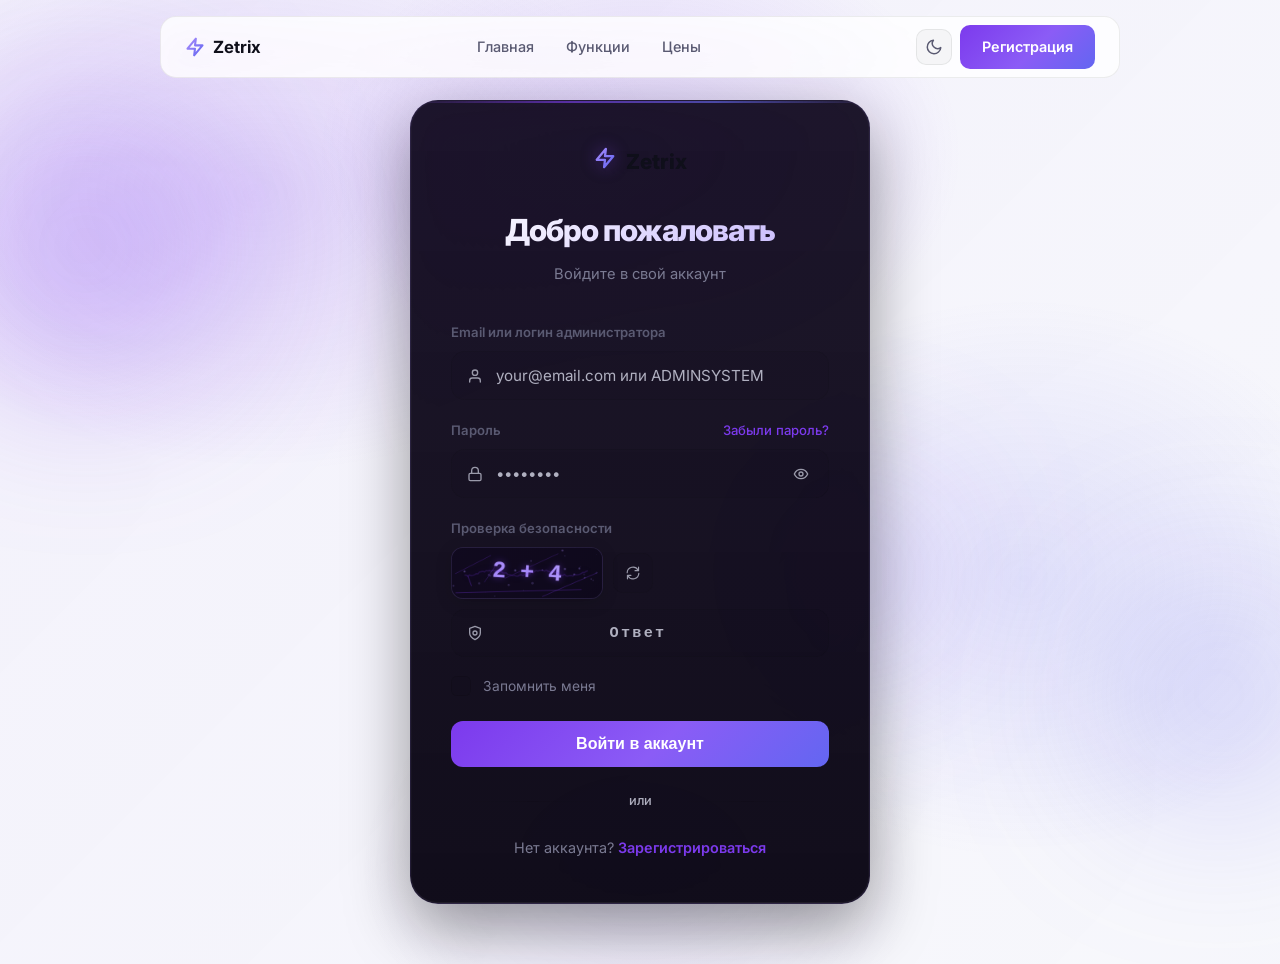
<file: login.html>
<!DOCTYPE html>
<html lang="ru">
<head>
  <meta charset="UTF-8" />
  <meta name="viewport" content="width=device-width, initial-scale=1.0" />
  <title>Войти — Zetrix</title>
  <script src="theme.js"></script>
  <link rel="stylesheet" href="style.css" />
  <link rel="stylesheet" href="animations.css" />
  <link rel="preconnect" href="https://fonts.googleapis.com" />
  <link href="https://fonts.googleapis.com/css2?family=Inter:wght@400;500;600;700;800&display=swap" rel="stylesheet" />
</head>
<body class="auth-page page-loaded">

  <nav class="navbar">
    <div class="nav-inner">
      <a href="index.html" class="nav-logo">
        <span class="logo-icon" id="logoIcon"></span>
        <span class="logo-text">Zetrix</span>
      </a>
      <ul class="nav-links">
        <li><a href="index.html">Главная</a></li>
        <li><a href="index.html#features">Функции</a></li>
        <li><a href="index.html#pricing">Цены</a></li>
      </ul>
      <div class="nav-actions">
        <button type="button" class="theme-toggle" id="themeToggle" onclick="ZetrixTheme.toggle()"></button>
        <a href="register.html" class="btn-primary">Регистрация</a>
      </div>
    </div>
  </nav>

  <div class="auth-orb orb-1"></div>
  <div class="auth-orb orb-2"></div>
  <div class="auth-orb orb-3"></div>

  <div class="auth-wrap">
    <div class="auth-glow"></div>
    <div class="auth-card">
      <div class="auth-logo">
        <span id="authLogoIcon"></span>
        <span class="logo-text">Zetrix</span>
      </div>
      <h1 class="auth-title">Добро пожаловать</h1>
      <p class="auth-sub">Войдите в свой аккаунт</p>

      <form class="auth-form" onsubmit="handleLogin(event)">
        <div class="form-group">
          <label class="form-label">Email или логин администратора</label>
          <div class="input-wrap">
            <span class="input-icon" id="iconUser"></span>
            <input type="text" class="form-input" id="loginIdentifier" placeholder="your@email.com или ADMINSYSTEM" required />
          </div>
        </div>

        <div class="form-group">
          <label class="form-label">
            Пароль
            <a href="#" class="form-label-link">Забыли пароль?</a>
          </label>
          <div class="input-wrap">
            <span class="input-icon" id="iconLock"></span>
            <input type="password" class="form-input" id="loginPassword" placeholder="••••••••" required />
            <button type="button" class="input-toggle" id="toggleLogin" onclick="togglePassword('loginPassword', this)"></button>
          </div>
        </div>

        <div class="form-group">
          <label class="form-label">Проверка безопасности</label>
          <div id="loginCaptcha"></div>
        </div>

        <div class="form-check">
          <label class="check-label">
            <input type="checkbox" class="check-input" />
            <span class="check-box"></span>
            Запомнить меня
          </label>
        </div>

        <button type="submit" class="btn-primary full large auth-submit">
          Войти в аккаунт
        </button>
      </form>

      <div class="auth-divider"><span>или</span></div>

      <div class="auth-footer-text">
        Нет аккаунта? <a href="register.html" class="auth-link">Зарегистрироваться</a>
      </div>
    </div>
  </div>

  <script type="module">
    import { Api } from './api.js';
    if (Api.isLoggedIn()) {
      const user = Api.getUser();
      window.location.href = (user && user.is_admin) ? 'admin.html' : 'profile.html';
    }
  </script>
  <script type="module" src="api.js"></script>
  <script src="icons.js"></script>
  <script src="captcha.js"></script>
  <script src="transitions.js"></script>
  <script src="modal.js"></script>
  <script type="module" src="auth.js"></script>
  <script>
    document.addEventListener('DOMContentLoaded', () => {
      document.getElementById('logoIcon').innerHTML     = Icons.logo;
      document.getElementById('authLogoIcon').innerHTML = Icons.logo;
      document.getElementById('iconUser').innerHTML     = Icons.user;
      document.getElementById('iconLock').innerHTML     = Icons.lock;
      document.getElementById('toggleLogin').innerHTML  = Icons.eye;
      Captcha.generate('loginCaptcha');
    });
  </script>
</body>
</html>
</file>
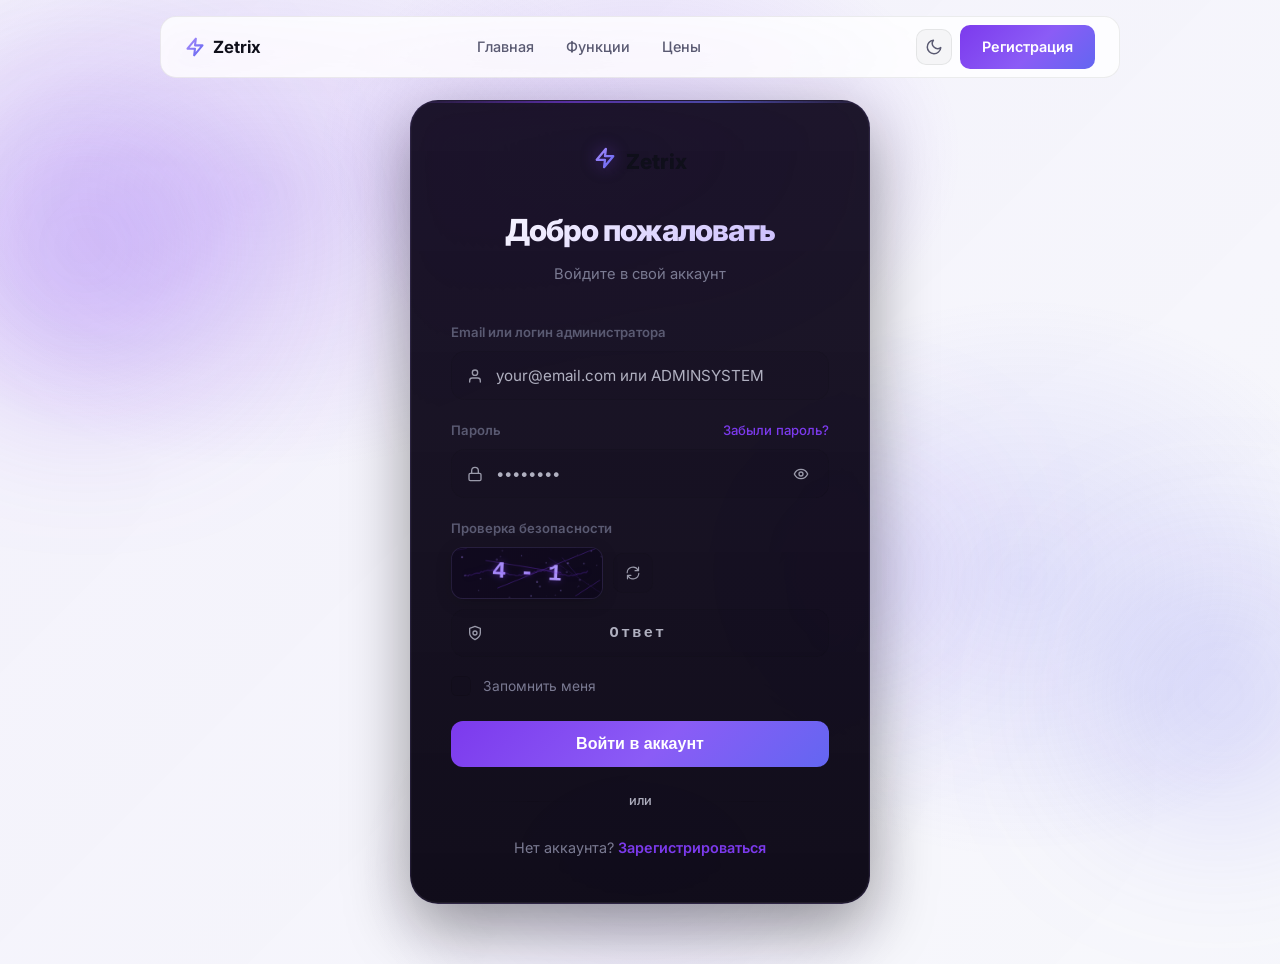
<file: profile.html>
<!DOCTYPE html>
<html lang="ru">
<head>
  <meta charset="UTF-8" />
  <meta name="viewport" content="width=device-width, initial-scale=1.0" />
  <title>Профиль — Zetrix</title>
  <script src="theme.js"></script>
  <link rel="stylesheet" href="style.css" />
  <link rel="stylesheet" href="animations.css" />
  <link rel="preconnect" href="https://fonts.googleapis.com" />
  <link href="https://fonts.googleapis.com/css2?family=Inter:wght@400;500;600;700;800&display=swap" rel="stylesheet" />
</head>
<body class="profile-page page-loaded">

  <nav class="navbar">
    <div class="nav-inner">
      <a href="index.html" class="nav-logo">
        <span class="logo-icon" id="logoIcon"></span>
        <span class="logo-text">Zetrix</span>
      </a>
<ul class="nav-links">
        <li><a href="index.html">Главная</a></li>
        <li><a href="index.html#features">Функции</a></li>
        <li><a href="index.html#pricing">Цены</a></li>
      </ul>
      <div class="nav-actions">
        <button type="button" class="theme-toggle" id="themeToggle" onclick="ZetrixTheme.toggle()"></button>
        <a href="login.html" class="btn-ghost nav-logout" onclick="logout()">
          <span id="iconLogout"></span> Выйти
        </a>
        <!-- Shown only for ADMINSYSTEM via JS -->
        <a href="admin.html" class="btn-outline" id="adminNavBtn" style="display:none;font-size:0.8rem;padding:7px 14px">
          <span id="adminNavIcon"></span> Панель
        </a>
      </div>
    </div>
  </nav>

  <div class="profile-wrap">

    <!-- SIDEBAR -->
    <aside class="profile-sidebar">
      <div class="profile-avatar">
        <div class="avatar-circle">
          <span id="avatarLetter">Z</span>
        </div>
        <div class="avatar-info">
          <div class="avatar-name" id="profileUsername">ZetrixUser</div>
          <div class="avatar-plan" id="profilePlan">
            <span class="plan-dot"></span> Базовый план
          </div>
        </div>
      </div>

      <nav class="sidebar-nav">
        <a href="#" class="sidebar-link active" onclick="switchTab('overview', this)">
          <span class="slink-icon" id="sIcon1"></span> Обзор
        </a>
        <a href="#" class="sidebar-link" onclick="switchTab('activate', this)">
          <span class="slink-icon" id="sIcon2"></span> Активация ключа
        </a>
        <a href="#" class="sidebar-link" onclick="switchTab('subscription', this)">
          <span class="slink-icon" id="sIcon3"></span> Подписка
        </a>
        <a href="#" class="sidebar-link" onclick="switchTab('settings', this)">
          <span class="slink-icon" id="sIcon4"></span> Настройки
        </a>
      </nav>
    </aside>

    <!-- MAIN -->
    <main class="profile-main">

      <!-- OVERVIEW -->
      <div class="tab-content active" id="tab-overview">
        <div class="profile-section-title">Обзор аккаунта</div>

        <div class="overview-cards">
          <div class="overview-card">
            <div class="ov-icon" id="ovIcon1"></div>
            <div class="ov-info">
              <div class="ov-label">Текущий план</div>
              <div class="ov-value" id="ovPlan">Базовый</div>
            </div>
          </div>
          <div class="overview-card">
            <div class="ov-icon" id="ovIcon2"></div>
            <div class="ov-info">
              <div class="ov-label">Действует до</div>
              <div class="ov-value" id="ovExpiry">—</div>
            </div>
          </div>
          <div class="overview-card">
            <div class="ov-icon" id="ovIcon3"></div>
            <div class="ov-info">
              <div class="ov-label">Ключей активировано</div>
              <div class="ov-value" id="ovKeys">0</div>
            </div>
          </div>
          <div class="overview-card">
            <div class="ov-icon" id="ovIcon4"></div>
            <div class="ov-info">
              <div class="ov-label">Версия клиента</div>
              <div class="ov-value">4.0.1</div>
            </div>
          </div>
        </div>

        <div class="download-block">
          <div class="download-info">
            <div class="download-title">Zetrix Client v4.0.1</div>
            <div class="download-sub">Поддержка 1.8 — 1.20.x · Обновлено: 28 апр 2026</div>
          </div>
          <button class="btn-primary" onclick="alert('Скачивание доступно только с активным ключом!')">
            <span id="dlIcon"></span> Скачать
          </button>
        </div>

        <div class="activity-block">
          <div class="activity-title">
            <span id="actIcon"></span> Последняя активность
          </div>
          <div class="activity-list" id="activityList">
            <div class="activity-empty">Активность пока отсутствует</div>
          </div>
        </div>
      </div>

      <!-- ACTIVATE KEY -->
      <div class="tab-content" id="tab-activate">
        <div class="profile-section-title">Активация ключа</div>
        <p class="profile-section-sub">Введите лицензионный ключ, полученный после оплаты</p>

        <div class="key-activate-card">
          <div class="key-icon-big" id="keyIconBig"></div>
          <h3 class="key-card-title">Введите ваш ключ</h3>
          <p class="key-card-sub">Формат: ZETRIX-XXXXX-XXXXX-XXXXX</p>

          <form class="key-form" onsubmit="activateKey(event)">
            <div class="key-input-wrap">
<input
                type="text"
                class="key-input"
                id="keyInput"
                placeholder="ZETRIX-XXXXXXXX-XXXXXXXX-XXXXXXXX"
                autocomplete="off"
                spellcheck="false"
                oninput="this.value = this.value.toUpperCase()"
              />
            </div>
            <div class="key-result" id="keyResult"></div>
            <button type="submit" class="btn-primary large full key-submit">
              <span id="unlockIcon"></span> Активировать ключ
            </button>
          </form>
        </div>

        <div class="keys-history">
          <div class="keys-history-title">История активаций</div>
          <div id="keysHistoryList">
            <div class="activity-empty">Нет активированных ключей</div>
          </div>
        </div>
      </div>

      <!-- SUBSCRIPTION -->
      <div class="tab-content" id="tab-subscription">
        <div class="profile-section-title">Подписка</div>
        <p class="profile-section-sub">Управляй своим планом и продлевай подписку</p>

        <div class="sub-current">
          <div class="sub-current-info">
            <div class="sub-badge" id="subBadge">Базовый</div>
            <div class="sub-expiry">Действует до: <strong id="subExpiry">—</strong></div>
          </div>
          <a href="index.html#pricing" class="btn-primary">Улучшить план</a>
        </div>

        <div class="pricing-grid sub-plans">
          <div class="price-card">
            <div class="price-tier">30 дней</div>
            <div class="price-amount"><span class="price-currency">₽</span>249</div>
            <ul class="price-features">
              <li><span class="pf-check" id="spc1"></span> KillAura</li>
              <li><span class="pf-check" id="spc2"></span> Speed</li>
              <li><span class="pf-check" id="spc3"></span> ESP</li>
              <li><span class="pf-check" id="spc4"></span> Поддержка 1.8–1.20</li>
              <li class="disabled"><span class="pf-x" id="spx1"></span> AntiCheat Bypass</li>
              <li class="disabled"><span class="pf-x" id="spx2"></span> Приоритетная поддержка</li>
            </ul>
            <button class="btn-outline full" onclick="alert('Перейдите на страницу оплаты')">Выбрать</button>
          </div>
          <div class="price-card featured">
            <div class="price-badge">Популярный</div>
            <div class="price-tier">90 дней</div>
            <div class="price-amount"><span class="price-currency">₽</span>399</div>
            <ul class="price-features">
              <li><span class="pf-check" id="spc5"></span> Все функции 30 дней</li>
              <li><span class="pf-check" id="spc6"></span> AntiCheat Bypass</li>
              <li><span class="pf-check" id="spc7"></span> Fly & Scaffold</li>
              <li><span class="pf-check" id="spc8"></span> AimAssist</li>
              <li><span class="pf-check" id="spc9"></span> Частые обновления</li>
              <li class="disabled"><span class="pf-x" id="spx3"></span> Приоритетная поддержка</li>
            </ul>
            <button class="btn-primary full" onclick="alert('Перейдите на страницу оплаты')">Выбрать</button>
          </div>
          <div class="price-card">
            <div class="price-tier">Навсегда</div>
            <div class="price-amount"><span class="price-currency">₽</span>649</div>
            <ul class="price-features">
              <li><span class="pf-check" id="spc10"></span> Все функции 90 дней</li>
              <li><span class="pf-check" id="spc11"></span> Приоритетная поддержка</li>
              <li><span class="pf-check" id="spc12"></span> Ранний доступ</li>
              <li><span class="pf-check" id="spc13"></span> Discord роль VIP</li>
              <li><span class="pf-check" id="spc14"></span> Бета-версии</li>
              <li><span class="pf-check" id="spc15"></span> Персональные настройки</li>
            </ul>
            <button class="btn-outline full" onclick="alert('Перейдите на страницу оплаты')">Выбрать</button>
          </div>
        </div>
      </div>

      <!-- SETTINGS -->
      <div class="tab-content" id="tab-settings">
        <div class="profile-section-title">Настройки аккаунта</div>

        <div class="settings-block">
          <div class="settings-group-title">Основная информация</div>
          <form class="settings-form" onsubmit="saveSettings(event)">
            <div class="form-group">
              <label class="form-label">Никнейм</label>
              <div class="input-wrap">
                <span class="input-icon" id="stIconUser"></span>
                <input type="text" class="form-input" id="settingsUsername" placeholder="your_nickname" />
              </div>
            </div>
            <div class="form-group">
              <label class="form-label">Email</label>
              <div class="input-wrap">
                <span class="input-icon" id="stIconMail"></span>
                <input type="email" class="form-input" id="settingsEmail" placeholder="example@mail.com" />
              </div>
            </div>
            <button type="submit" class="btn-primary">Сохранить изменения</button>
          </form>
        </div>

        <div class="settings-block">
          <div class="settings-group-title">Смена пароля</div>
          <form class="settings-form" onsubmit="changePassword(event)">
            <div class="form-group">
              <label class="form-label">Текущий пароль</label>
              <div class="input-wrap">
                <span class="input-icon" id="stIconLock1"></span>
                <input type="password" class="form-input" id="currentPass" placeholder="••••••••" />
                <button type="button" class="input-toggle" id="stToggle1" onclick="togglePassword('currentPass', this)"></button>
              </div>
            </div>
            <div class="form-group">
              <label class="form-label">Новый пароль</label>
              <div class="input-wrap">
                <span class="input-icon" id="stIconLock2"></span>
                <input type="password" class="form-input" id="newPass" placeholder="Минимум 8 символов" />
                <button type="button" class="input-toggle" id="stToggle2" onclick="togglePassword('newPass', this)"></button>
              </div>
            </div>
            <div class="form-group">
              <label class="form-label">Подтвердите новый пароль</label>
              <div class="input-wrap">
                <span class="input-icon" id="stIconLock3"></span>
                <input type="password" class="form-input" id="confirmNewPass" placeholder="Повторите пароль" />
                <button type="button" class="input-toggle" id="stToggle3" onclick="togglePassword('confirmNewPass', this)"></button>
              </div>
            </div>
            <button type="submit" class="btn-outline">Сменить пароль</button>
          </form>
        </div>

        <div class="settings-block danger-zone">
          <div class="settings-group-title danger-title">Опасная зона</div>
          <p class="danger-desc">Удаление аккаунта необратимо. Все данные будут потеряны.</p>
          <button class="btn-danger" onclick="confirmDelete()">
            <span id="trashIcon"></span> Удалить аккаунт
          </button>
        </div>
      </div>

    </main>
  </div>

  <script type="module" src="api.js"></script>
  <script src="icons.js"></script>
  <script src="transitions.js"></script>
  <script src="modal.js"></script>
  <script type="module" src="auth.js"></script>
  <script type="module" src="profile.js"></script>
  <script>
    document.addEventListener('DOMContentLoaded', () => {
      document.getElementById('logoIcon').innerHTML   = Icons.logo;
      document.getElementById('iconLogout').innerHTML = Icons.logout;
      document.getElementById('sIcon1').innerHTML     = Icons.home;
      document.getElementById('sIcon2').innerHTML     = Icons.key;
      document.getElementById('sIcon3').innerHTML     = Icons.gem;
      document.getElementById('sIcon4').innerHTML     = Icons.settings;
      document.getElementById('ovIcon1').innerHTML    = Icons.gem;
      document.getElementById('ovIcon2').innerHTML    = Icons.calendar;
      document.getElementById('ovIcon3').innerHTML    = Icons.key;
      document.getElementById('ovIcon4').innerHTML    = Icons.download;
      document.getElementById('dlIcon').innerHTML     = Icons.download;
      document.getElementById('actIcon').innerHTML    = Icons.activity;
      document.getElementById('keyIconBig').innerHTML = Icons.keyBig;
      document.getElementById('unlockIcon').innerHTML = Icons.unlock;
      document.getElementById('trashIcon').innerHTML  = Icons.trash;
      document.getElementById('stIconUser').innerHTML = Icons.user;
      document.getElementById('stIconMail').innerHTML = Icons.mail;
      document.getElementById('stIconLock1').innerHTML = Icons.lock;
      document.getElementById('stIconLock2').innerHTML = Icons.lock;
      document.getElementById('stIconLock3').innerHTML = Icons.lock;
      document.getElementById('stToggle1').innerHTML  = Icons.eye;
      document.getElementById('stToggle2').innerHTML  = Icons.eye;
      document.getElementById('stToggle3').innerHTML  = Icons.eye;

      // Subscription tab icons
      ['spc1','spc2','spc3','spc4','spc5','spc6','spc7','spc8','spc9','spc10','spc11','spc12','spc13','spc14','spc15']
        .forEach(id => { const el = document.getElementById(id); if(el) el.innerHTML = Icons.check; });
      ['spx1','spx2','spx3']
        .forEach(id => { const el = document.getElementById(id); if(el) el.innerHTML = Icons.x; });

      // Show admin button for logged-in admin
      const adminNavBtn  = document.getElementById('adminNavBtn');
      const adminNavIcon = document.getElementById('adminNavIcon');
      if (adminNavIcon) adminNavIcon.innerHTML = Icons.settings;
      if (adminNavBtn && sessionStorage.getItem('zetrix_admin_session') === 'true') {
        adminNavBtn.style.display = 'inline-flex';
      }
    });
  </script>
</body>
</html>
</file>
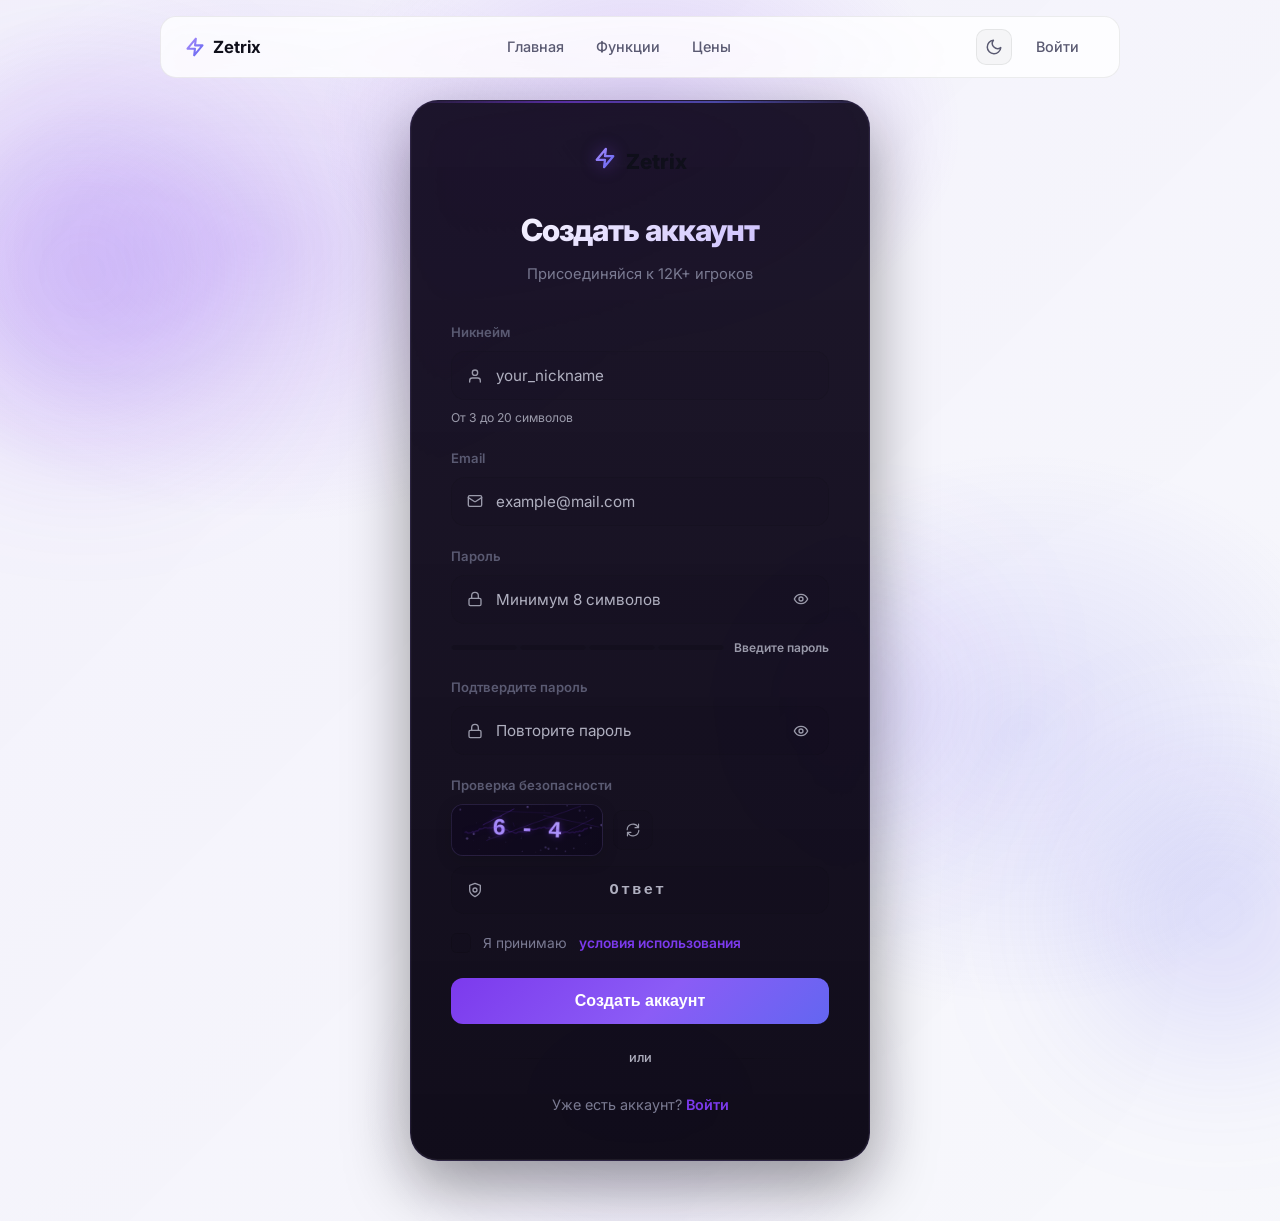
<file: register.html>
<!DOCTYPE html>
<html lang="ru">
<head>
  <meta charset="UTF-8" />
  <meta name="viewport" content="width=device-width, initial-scale=1.0" />
  <title>Регистрация — Zetrix</title>
  <script src="theme.js"></script>
  <link rel="stylesheet" href="style.css" />
  <link rel="stylesheet" href="animations.css" />
  <link rel="preconnect" href="https://fonts.googleapis.com" />
  <link href="https://fonts.googleapis.com/css2?family=Inter:wght@400;500;600;700;800&display=swap" rel="stylesheet" />
</head>
<body class="auth-page page-loaded">

  <nav class="navbar">
    <div class="nav-inner">
      <a href="index.html" class="nav-logo">
        <span class="logo-icon" id="logoIcon"></span>
        <span class="logo-text">Zetrix</span>
      </a>
      <ul class="nav-links">
        <li><a href="index.html">Главная</a></li>
        <li><a href="index.html#features">Функции</a></li>
        <li><a href="index.html#pricing">Цены</a></li>
      </ul>
      <div class="nav-actions">
        <button type="button" class="theme-toggle" id="themeToggle" onclick="ZetrixTheme.toggle()"></button>
        <a href="login.html" class="btn-ghost">Войти</a>
      </div>
    </div>
  </nav>

  <div class="auth-orb orb-1"></div>
  <div class="auth-orb orb-2"></div>
  <div class="auth-orb orb-3"></div>

  <div class="auth-wrap">
    <div class="auth-glow"></div>
    <div class="auth-card">
      <div class="auth-logo">
        <span id="authLogoIcon"></span>
        <span class="logo-text">Zetrix</span>
      </div>
      <h1 class="auth-title">Создать аккаунт</h1>
      <p class="auth-sub">Присоединяйся к 12K+ игроков</p>

      <form class="auth-form" onsubmit="handleRegister(event)">
        <div class="form-group">
          <label class="form-label">Никнейм</label>
          <div class="input-wrap">
            <span class="input-icon" id="iconUser"></span>
            <input type="text" class="form-input" id="regUsername" placeholder="your_nickname" required minlength="3" maxlength="20" />
          </div>
          <span class="form-hint">От 3 до 20 символов</span>
        </div>

        <div class="form-group">
          <label class="form-label">Email</label>
          <div class="input-wrap">
            <span class="input-icon" id="iconMail"></span>
            <input type="email" class="form-input" placeholder="example@mail.com" required />
          </div>
        </div>

        <div class="form-group">
          <label class="form-label">Пароль</label>
          <div class="input-wrap">
            <span class="input-icon" id="iconLock1"></span>
            <input type="password" class="form-input" id="regPassword" placeholder="Минимум 8 символов" required minlength="8" oninput="checkPasswordStrength(this.value)" />
            <button type="button" class="input-toggle" id="toggleReg1" onclick="togglePassword('regPassword', this)"></button>
          </div>
          <div class="password-strength">
            <div class="strength-bar">
              <div class="strength-fill" id="sf1"></div>
              <div class="strength-fill" id="sf2"></div>
              <div class="strength-fill" id="sf3"></div>
              <div class="strength-fill" id="sf4"></div>
            </div>
            <span class="strength-label" id="strengthLabel">Введите пароль</span>
          </div>
        </div>

        <div class="form-group">
          <label class="form-label">Подтвердите пароль</label>
          <div class="input-wrap">
            <span class="input-icon" id="iconLock2"></span>
            <input type="password" class="form-input" id="regPasswordConfirm" placeholder="Повторите пароль" required />
            <button type="button" class="input-toggle" id="toggleReg2" onclick="togglePassword('regPasswordConfirm', this)"></button>
          </div>
        </div>

        <div class="form-group">
          <label class="form-label">Проверка безопасности</label>
          <div id="regCaptcha"></div>
        </div>

        <div class="form-check">
          <label class="check-label">
            <input type="checkbox" class="check-input" required />
            <span class="check-box"></span>
            Я принимаю <a href="#" class="auth-link">условия использования</a>
          </label>
        </div>

        <button type="submit" class="btn-primary full large auth-submit">
          Создать аккаунт
        </button>
      </form>

      <div class="auth-divider"><span>или</span></div>

      <div class="auth-footer-text">
        Уже есть аккаунт? <a href="login.html" class="auth-link">Войти</a>
      </div>
    </div>
  </div>

<script type="module">
    import { Api } from './api.js';
    if (Api.isLoggedIn()) window.location.href = 'profile.html';
  </script>
  <script type="module" src="api.js"></script>
  <script src="icons.js"></script>
  <script src="captcha.js"></script>
  <script src="transitions.js"></script>
  <script src="modal.js"></script>
  <script type="module" src="auth.js"></script>
  <script>
    document.addEventListener('DOMContentLoaded', () => {
      document.getElementById('logoIcon').innerHTML     = Icons.logo;
      document.getElementById('authLogoIcon').innerHTML = Icons.logo;
      document.getElementById('iconUser').innerHTML     = Icons.user;
      document.getElementById('iconMail').innerHTML     = Icons.mail;
      document.getElementById('iconLock1').innerHTML    = Icons.lock;
      document.getElementById('iconLock2').innerHTML    = Icons.lock;
      document.getElementById('toggleReg1').innerHTML   = Icons.eye;
      document.getElementById('toggleReg2').innerHTML   = Icons.eye;
      Captcha.generate('regCaptcha');
    });
  </script>
</body>
</html>
</file>
<file: style.css>
/* ===== RESET & BASE ===== */
*, *::before, *::after {
  box-sizing: border-box;
  margin: 0;
  padding: 0;
}

html {
  scroll-behavior: smooth;
}

:root {
  --bg-base: #0a0a0f;
  --bg-elevated: #0d0d18;
  --bg-admin: #07070d;
  --text-heading: #fff;
  --text-primary: #e2e2e8;
  --text-secondary: #a1a1b5;
  --text-tertiary: #6b6b80;
  --text-muted: #4a4a5a;
  --text-dim: #3a3a4a;
  --primary: #7c3aed;
  --primary-hover: #6d28d9;
  --primary-light: #a78bfa;
  --glass-03: rgba(255,255,255,0.03);
  --glass-04: rgba(255,255,255,0.04);
  --glass-06: rgba(255,255,255,0.06);
  --glass-07: rgba(255,255,255,0.07);
  --glass-08: rgba(255,255,255,0.08);
  --glass-10: rgba(255,255,255,0.10);
  --glass-15: rgba(255,255,255,0.15);
  --border-default: var(--glass-08);
  --card-bg: var(--glass-03);
  --card-border: var(--glass-07);
  --modal-bg: #111118;
  --dropdown-bg: #13131e;
  --success: #22c55e;
  --success-text: #4ade80;
  --danger: #ef4444;
  --danger-text: #f87171;
  --navbar-bg: rgba(15, 15, 25, 0.75);
  --shadow-glow: rgba(124, 58, 237, 0.35);
  --shadow-card: rgba(124, 58, 237, 0.12);
}

[data-theme="light"] {
  --bg-base: #f8f9fc;
  --bg-elevated: #ffffff;
  --bg-admin: #f0f1f5;
  --text-heading: #0f0f1a;
  --text-primary: #1e1b2e;
  --text-secondary: #5a5a72;
  --text-tertiary: #7a7a92;
  --text-muted: #9a9aaa;
  --text-dim: #b0b0c0;
  --primary: #7c3aed;
  --primary-hover: #6d28d9;
  --primary-light: #7c3aed;
  --glass-03: rgba(0,0,0,0.02);
  --glass-04: rgba(0,0,0,0.03);
  --glass-06: rgba(0,0,0,0.05);
  --glass-07: rgba(0,0,0,0.06);
  --glass-08: rgba(0,0,0,0.07);
  --glass-10: rgba(0,0,0,0.09);
  --glass-15: rgba(0,0,0,0.12);
  --border-default: rgba(0,0,0,0.08);
  --card-bg: rgba(0,0,0,0.02);
  --card-border: rgba(0,0,0,0.07);
  --modal-bg: #ffffff;
  --dropdown-bg: #ffffff;
  --success: #16a34a;
  --success-text: #16a34a;
  --danger: #dc2626;
  --danger-text: #dc2626;
  --navbar-bg: rgba(255, 255, 255, 0.85);
  --shadow-glow: rgba(124, 58, 237, 0.20);
  --shadow-card: rgba(124, 58, 237, 0.08);
}

body {
  font-family: 'Inter', sans-serif;
  background-color: var(--bg-base);
  color: var(--text-primary);
  line-height: 1.6;
  overflow-x: hidden;
  transition: background-color 0.4s ease, color 0.4s ease;
}

a {
  text-decoration: none;
  color: inherit;
}

/* ===== BUTTONS ===== */
.btn-primary {
  background: linear-gradient(135deg, var(--primary) 0%, #8b5cf6 55%, #6366f1 100%);
  color: #fff;
  padding: 10px 22px;
  border-radius: 10px;
  font-weight: 600;
  font-size: 0.9rem;
  transition: background 0.25s, transform 0.15s, box-shadow 0.25s;
  display: inline-flex;
  align-items: center;
  gap: 8px;
  border: none;
  cursor: pointer;
}

.btn-primary:hover {
  background: linear-gradient(135deg, var(--primary-hover) 0%, var(--primary) 60%, #4f46e5 100%);
  transform: translateY(-1px);
  box-shadow: 0 10px 26px rgba(124, 58, 237, 0.35);
}

.btn-primary.large {
  padding: 14px 28px;
  font-size: 1rem;
  border-radius: 12px;
}

.btn-ghost {
  color: var(--text-secondary);
  font-weight: 500;
  font-size: 0.9rem;
  padding: 10px 16px;
  border-radius: 10px;
  transition: color 0.2s, background 0.2s;
}

.btn-ghost:hover {
  color: var(--text-heading);
  background: var(--glass-06);
}

.btn-outline {
  background: linear-gradient(135deg, rgba(124, 58, 237, 0.1) 0%, rgba(79, 70, 229, 0.08) 100%);
  color: var(--text-primary);
  padding: 10px 22px;
  border-radius: 10px;
  font-weight: 600;
  font-size: 0.9rem;
  border: 1.5px solid var(--glass-15);
  transition: border-color 0.2s, background 0.2s, transform 0.15s;
  display: inline-flex;
  align-items: center;
  gap: 8px;
  cursor: pointer;
}

.btn-outline:hover {
  border-color: rgba(124, 58, 237, 0.7);
  background: linear-gradient(135deg, rgba(124, 58, 237, 0.22) 0%, rgba(79, 70, 229, 0.14) 100%);
  transform: translateY(-1px);
}

.btn-outline.large {
  padding: 14px 28px;
  font-size: 1rem;
  border-radius: 12px;
}

.btn-outline.full,
.btn-primary.full {
  width: 100%;
  justify-content: center;
}

/* ===== THEME TOGGLE ===== */
.theme-toggle {
  background: var(--glass-04);
  border: 1px solid var(--glass-08);
  color: var(--text-secondary);
  width: 36px;
  height: 36px;
  border-radius: 10px;
  display: inline-flex;
  align-items: center;
  justify-content: center;
  cursor: pointer;
  transition: background 0.2s, border-color 0.2s, color 0.2s, transform 0.15s;
  flex-shrink: 0;
}

.theme-toggle:hover {
  background: var(--glass-08);
  border-color: var(--primary-light);
  color: var(--primary-light);
  transform: translateY(-1px);
}

.theme-toggle:active {
  transform: scale(0.95);
}

/* ===== NAVBAR ===== */
.navbar {
  position: fixed;
  top: 16px;
  left: 50%;
  transform: translateX(-50%);
  width: calc(100% - 48px);
  max-width: 960px;
  background: var(--navbar-bg);
  backdrop-filter: blur(16px);
  -webkit-backdrop-filter: blur(16px);
  border: 1px solid var(--glass-08);
  border-radius: 16px;
  z-index: 1000;
  padding: 0 24px;
}

.nav-inner {
  display: flex;
  align-items: center;
  justify-content: space-between;
  height: 60px;
}

.nav-logo {
  display: flex;
  align-items: center;
  gap: 8px;
  font-weight: 700;
  font-size: 1.05rem;
  color: var(--text-heading);
}

.logo-icon {
  display: flex;
  align-items: center;
  color: var(--primary-light);
}

.logo-icon svg {
  width: 20px;
  height: 20px;
}

.nav-links {
  display: flex;
  list-style: none;
  gap: 4px;
}

.nav-links a {
  color: var(--text-secondary);
  font-size: 0.9rem;
  font-weight: 500;
  padding: 6px 14px;
  border-radius: 8px;
  transition: color 0.2s, background 0.2s;
}

.nav-links a:hover,
.nav-links a.active {
  color: var(--text-heading);
  background: var(--glass-06);
}

.nav-actions {
  display: flex;
  align-items: center;
  gap: 8px;
}

/* ===== HERO ===== */
.hero {
  min-height: 100vh;
  display: flex;
  align-items: center;
  justify-content: center;
  text-align: center;
  position: relative;
  padding: 120px 24px 80px;
  overflow: hidden;
}

.hero-glow {
  position: absolute;
  top: -15%;
  left: 50%;
  transform: translateX(-50%);
  width: 900px;
  height: 650px;
  background: radial-gradient(ellipse at center, rgba(124, 58, 237, 0.45) 0%, rgba(109, 40, 217, 0.2) 35%, rgba(79, 70, 229, 0.08) 60%, transparent 75%);
  pointer-events: none;
  z-index: 0;
}

.hero-orb {
  position: absolute;
  border-radius: 50%;
  filter: blur(80px);
  pointer-events: none;
  z-index: 0;
  opacity: 0.35;
}

.hero-orb.orb-1 {
  width: 300px;
  height: 300px;
  background: rgba(124, 58, 237, 0.4);
  top: 10%;
  left: 10%;
  animation: floatOrb 12s ease-in-out infinite;
}

.hero-orb.orb-2 {
  width: 200px;
  height: 200px;
  background: rgba(99, 102, 241, 0.3);
  top: 50%;
  right: 10%;
  animation: floatOrb 14s ease-in-out infinite reverse;
}

.hero-orb.orb-3 {
  width: 150px;
  height: 150px;
  background: rgba(139, 92, 246, 0.25);
  bottom: 20%;
  left: 30%;
  animation: floatOrb 10s ease-in-out infinite 2s;
}

@keyframes floatOrb {
  0%, 100% { transform: translate(0, 0) scale(1); }
  33% { transform: translate(20px, -30px) scale(1.05); }
  66% { transform: translate(-15px, 15px) scale(0.95); }
}

.hero-content {
  position: relative;
  z-index: 1;
  max-width: 700px;
}

.hero-badge {
  display: inline-block;
  background: linear-gradient(135deg, rgba(124, 58, 237, 0.2) 0%, rgba(79, 70, 229, 0.16) 100%);
  border: 1px solid rgba(124, 58, 237, 0.4);
  color: var(--primary-light);
  font-size: 0.82rem;
  font-weight: 600;
  padding: 7px 18px;
  border-radius: 100px;
  margin-bottom: 28px;
  letter-spacing: 0.02em;
  box-shadow: 0 4px 16px rgba(124, 58, 237, 0.15);
  backdrop-filter: blur(8px);
}

.hero-title {
  font-size: clamp(2.8rem, 6vw, 4.5rem);
  font-weight: 800;
  line-height: 1.1;
  color: var(--text-heading);
  margin-bottom: 20px;
  letter-spacing: -0.02em;
  background: linear-gradient(120deg, var(--text-heading) 0%, #f4ecff 55%, #dbeafe 100%);
  -webkit-background-clip: text;
  background-clip: text;
  color: transparent;
}

.hero-sub {
  font-size: 1.05rem;
  color: #8b8ba0;
  max-width: 520px;
  margin: 0 auto 36px;
  line-height: 1.7;
}

.hero-buttons {
  display: flex;
  gap: 12px;
  justify-content: center;
  flex-wrap: wrap;
  margin-bottom: 56px;
}

.hero-stats {
  display: flex;
  align-items: center;
  justify-content: center;
  gap: 32px;
  flex-wrap: wrap;
}

.stat {
  display: flex;
  flex-direction: column;
  align-items: center;
  gap: 2px;
}

.stat-num {
  font-size: 1.7rem;
  font-weight: 800;
  background: linear-gradient(135deg, var(--text-heading), #a78bfa);
  -webkit-background-clip: text;
  -webkit-text-fill-color: transparent;
  background-clip: text;
}

.stat-label {
  font-size: 0.8rem;
  color: var(--text-tertiary);
  font-weight: 500;
}

.stat-divider {
  width: 1px;
  height: 36px;
  background: var(--glass-08);
}

.hero-scroll {
  margin-top: 48px;
  color: var(--text-muted);
  animation: bounceDown 2s ease-in-out infinite;
  display: flex;
  justify-content: center;
}

@keyframes bounceDown {
  0%, 20%, 50%, 80%, 100% { transform: translateY(0); }
  40% { transform: translateY(8px); }
  60% { transform: translateY(4px); }
}

/* ===== SECTIONS COMMON ===== */
.section-inner {
  max-width: 1100px;
  margin: 0 auto;
  padding: 100px 24px;
  text-align: center;
}

.section-inner.narrow {
  max-width: 700px;
}

.section-label {
  display: inline-block;
  background: linear-gradient(135deg, rgba(124, 58, 237, 0.12), rgba(99, 102, 241, 0.08));
  border: 1px solid rgba(124, 58, 237, 0.35);
  color: var(--primary-light);
  font-size: 0.78rem;
  font-weight: 700;
  padding: 6px 16px;
  border-radius: 100px;
  margin-bottom: 16px;
  text-transform: uppercase;
  letter-spacing: 0.08em;
  box-shadow: 0 2px 12px rgba(124, 58, 237, 0.1);
}

.section-title {
  font-size: clamp(1.8rem, 3.5vw, 2.6rem);
  font-weight: 800;
  color: var(--text-heading);
  margin-bottom: 12px;
  letter-spacing: -0.02em;
}

.section-label,
.section-title,
.section-sub {
  text-shadow: 0 1px 1px rgba(0, 0, 0, 0.12);
}

.section-sub {
  font-size: 1rem;
  color: var(--text-tertiary);
  max-width: 500px;
  margin: 0 auto 56px;
}

/* ===== FEATURES ===== */
.features {
  position: relative;
  background:
    radial-gradient(900px 260px at 50% 8%, rgba(124, 58, 237, 0.24), transparent 72%),
    linear-gradient(180deg, #0b0613 0%, #0a0712 45%, #09060f 100%);
}

.features::after {
  content: '';
  position: absolute;
  inset: 0;
  pointer-events: none;
  background:
    radial-gradient(540px 180px at 18% 26%, rgba(192, 132, 252, 0.09), transparent 72%),
    radial-gradient(540px 180px at 82% 26%, rgba(192, 132, 252, 0.09), transparent 72%);
}

.features-grid {
  display: grid;
  grid-template-columns: repeat(3, minmax(0, 1fr));
  gap: 16px;
  max-width: 1050px;
  margin: 0 auto;
  text-align: left;
}

.feature-card {
  background: linear-gradient(145deg, rgba(255,255,255,0.04), rgba(255,255,255,0.01));
  border: 1px solid var(--glass-07);
  border-radius: 20px;
  overflow: hidden;
  position: relative;
  min-height: 302px;
  transition: all 0.4s cubic-bezier(0.16, 1, 0.3, 1);
}

.feature-card::before {
  content: '';
  position: absolute;
  top: 0;
  left: 0;
  right: 0;
  height: 2px;
  background: linear-gradient(90deg, var(--primary), #8b5cf6, transparent);
  opacity: 0;
  transition: opacity 0.3s;
}

.feature-card:hover {
  border-color: rgba(124, 58, 237, 0.35);
  transform: translateY(-6px);
  box-shadow: 0 20px 48px rgba(0, 0, 0, 0.3), 0 0 0 1px rgba(124, 58, 237, 0.1);
}

.feature-card:hover::before {
  opacity: 1;
}

.feature-glow {
  height: 88px;
  background:
    radial-gradient(230px 88px at 50% 18%, rgba(192, 132, 252, 0.35), transparent 72%),
    radial-gradient(190px 82px at 26% 50%, rgba(124, 58, 237, 0.25), transparent 70%),
    radial-gradient(190px 82px at 74% 50%, rgba(124, 58, 237, 0.25), transparent 70%);
  border-bottom: 1px solid rgba(167, 139, 250, 0.12);
}

.feature-head {
  position: absolute;
  top: 10px;
  left: 12px;
  right: 12px;
  display: flex;
  align-items: center;
  justify-content: flex-start;
}

.feature-chip {
  font-size: 0.62rem;
  font-weight: 700;
  letter-spacing: 0.1em;
  color: var(--primary-light);
  padding: 4px 10px;
  border-radius: 999px;
  border: 1px solid rgba(124, 58, 237, 0.35);
  background: linear-gradient(135deg, rgba(124, 58, 237, 0.2), rgba(99, 102, 241, 0.15));
  box-shadow: 0 2px 8px rgba(124, 58, 237, 0.1);
}

.feature-top-icon {
  position: absolute;
  top: 24px;
  left: 50%;
  transform: translateX(-50%);
}

.feature-body {
  padding: 18px 18px 20px;
}

.feature-number {
  display: inline-block;
  font-size: 0.72rem;
  font-weight: 700;
  color: #a78bfa;
  margin-bottom: 7px;
}

.feature-icon {
  width: 28px;
  height: 28px;
  background: transparent;
  border: none;
  border-radius: 0;
  display: flex;
  align-items: center;
  justify-content: center;
  color: rgba(233, 213, 255, 0.95);
  opacity: 0.85;
  transition: opacity 0.25s, transform 0.25s;
}

.feature-card:hover .feature-icon {
  opacity: 1;
  transform: translateY(-1px) scale(1.05);
}

.feature-card h3 {
  font-size: 1.15rem;
  font-weight: 700;
  color: var(--text-heading);
  margin-bottom: 8px;
  display: flex;
  align-items: center;
  gap: 8px;
}

.feature-card h3::before {
  content: '↗';
  color: var(--primary-light);
  font-size: 0.95rem;
  line-height: 1;
}

.feature-card p {
  font-size: 0.85rem;
  color: var(--text-secondary);
  line-height: 1.65;
  max-width: 32ch;
}

/* ===== SHARED PURPLE GLOW SURFACES ===== */
.price-card,
.faq-item,
.auth-card,
.profile-avatar,
.overview-card,
.download-block,
.activity-block,
.key-activate-card,
.keys-history,
.sub-current,
.settings-block,
.zmodal {
  position: relative;
  overflow: hidden;
}

.price-card::before,
.faq-item::before,
.auth-card::before,
.profile-avatar::before,
.overview-card::before,
.download-block::before,
.activity-block::before,
.key-activate-card::before,
.keys-history::before,
.sub-current::before,
.settings-block::before,
.zmodal::before {
  content: '';
  position: absolute;
  inset: 0 0 auto 0;
  height: 88px;
  pointer-events: none;
  background:
    radial-gradient(220px 84px at 20% 0%, rgba(192, 132, 252, 0.22), transparent 72%),
    radial-gradient(220px 84px at 80% 0%, rgba(124, 58, 237, 0.16), transparent 72%);
  border-bottom: 1px solid rgba(167, 139, 250, 0.1);
  opacity: 0.95;
}

@media (max-width: 980px) {
  .features-grid {
    grid-template-columns: 1fr;
    max-width: 440px;
  }
}

/* ===== PRICING ===== */
.pricing {
  background: var(--bg-base);
}

.pricing-grid {
  display: grid;
  grid-template-columns: repeat(auto-fit, minmax(260px, 1fr));
  gap: 20px;
  max-width: 900px;
  margin: 0 auto;
  text-align: left;
}

.price-card {
  background: linear-gradient(145deg, rgba(255,255,255,0.04), rgba(255,255,255,0.01));
  border: 1px solid var(--glass-07);
  border-radius: 24px;
  padding: 36px 28px;
  position: relative;
  transition: all 0.4s cubic-bezier(0.16, 1, 0.3, 1);
  overflow: hidden;
}

.price-card::before {
  content: '';
  position: absolute;
  top: 0;
  left: 0;
  right: 0;
  height: 2px;
  background: linear-gradient(90deg, var(--primary), #8b5cf6, transparent);
  opacity: 0;
  transition: opacity 0.3s;
}

.price-card:hover {
  transform: translateY(-6px);
  border-color: rgba(124, 58, 237, 0.3);
  box-shadow: 0 20px 48px rgba(0, 0, 0, 0.25), 0 0 0 1px rgba(124, 58, 237, 0.08);
}

.price-card:hover::before {
  opacity: 1;
}

.price-card.featured {
  border-color: rgba(124, 58, 237, 0.35);
  background: linear-gradient(145deg, rgba(124, 58, 237, 0.08), rgba(99, 102, 241, 0.04));
  box-shadow: 0 8px 32px rgba(124, 58, 237, 0.12);
}

.price-card.featured::before {
  opacity: 1;
  background: linear-gradient(90deg, var(--primary), #8b5cf6, #6366f1);
}

.price-badge {
  position: absolute;
  top: -12px;
  left: 50%;
  transform: translateX(-50%);
  background: linear-gradient(135deg, var(--primary) 0%, #8b5cf6 60%, #6366f1 100%);
  color: #fff;
  font-size: 0.75rem;
  font-weight: 700;
  padding: 5px 16px;
  border-radius: 100px;
  white-space: nowrap;
  box-shadow: 0 4px 16px rgba(124, 58, 237, 0.3);
}

.price-tier {
  font-size: 0.85rem;
  font-weight: 700;
  color: var(--primary-light);
  text-transform: uppercase;
  letter-spacing: 0.08em;
  margin-bottom: 12px;
}

.price-amount {
  font-size: 2.8rem;
  font-weight: 800;
  margin-bottom: 28px;
  line-height: 1;
  background: linear-gradient(135deg, var(--text-heading), #a78bfa);
  -webkit-background-clip: text;
  -webkit-text-fill-color: transparent;
  background-clip: text;
}

.price-currency {
  font-size: 1.4rem;
  vertical-align: top;
  margin-top: 6px;
  display: inline-block;
  color: var(--primary-light);
}

.price-period {
  font-size: 1rem;
  color: var(--text-tertiary);
  font-weight: 500;
}

.price-features {
  list-style: none;
  margin-bottom: 28px;
  display: flex;
  flex-direction: column;
  gap: 10px;
}

.price-features li {
  font-size: 0.88rem;
  color: #c4c4d4;
  font-weight: 500;
  display: flex;
  align-items: center;
  gap: 8px;
}

.pf-check {
  color: var(--primary-light);
  display: flex;
  flex-shrink: 0;
}

.pf-x {
  color: var(--text-dim);
  display: flex;
  flex-shrink: 0;
}

.price-features li.disabled {
  color: var(--text-dim);
}

/* ===== FAQ ===== */
.faq {
  background: linear-gradient(180deg, var(--bg-base) 0%, var(--bg-elevated) 100%);
}

.faq-list {
  display: flex;
  flex-direction: column;
  gap: 12px;
  text-align: left;
}

.faq-item {
  background: linear-gradient(145deg, rgba(255,255,255,0.03), rgba(255,255,255,0.01));
  border: 1px solid var(--glass-07);
  border-radius: 16px;
  overflow: hidden;
  transition: all 0.3s;
}

.faq-item:hover {
  border-color: rgba(124, 58, 237, 0.25);
}

.faq-item[open] {
  border-color: rgba(124, 58, 237, 0.35);
  box-shadow: 0 8px 24px rgba(0, 0, 0, 0.15);
}

.faq-item summary {
  padding: 20px 24px;
  font-size: 0.95rem;
  font-weight: 600;
  color: var(--text-primary);
  cursor: pointer;
  list-style: none;
  display: flex;
  justify-content: space-between;
  align-items: center;
  user-select: none;
  transition: color 0.2s;
}

.faq-item summary:hover {
  color: var(--text-heading);
}

.faq-item summary::-webkit-details-marker {
  display: none;
}

.faq-item summary::after {
  content: '+';
  font-size: 1.3rem;
  color: var(--primary);
  font-weight: 400;
  transition: transform 0.2s;
}

.faq-item[open] summary::after {
  transform: rotate(45deg);
}

.faq-item p {
  padding: 0 24px 20px;
  font-size: 0.9rem;
  color: var(--text-tertiary);
  line-height: 1.7;
}

/* ===== FOOTER ===== */
.footer {
  border-top: 1px solid var(--glass-06);
  padding: 40px 24px;
}

.footer-inner {
  max-width: 1100px;
  margin: 0 auto;
  display: flex;
  flex-direction: column;
  align-items: center;
  gap: 20px;
  text-align: center;
}

.footer-logo {
  display: flex;
  align-items: center;
  gap: 8px;
  font-weight: 700;
  font-size: 1rem;
  color: var(--text-heading);
}

.footer-links {
  display: flex;
  gap: 24px;
  flex-wrap: wrap;
  justify-content: center;
}

.footer-links a {
  font-size: 0.85rem;
  color: var(--text-tertiary);
  transition: color 0.2s;
}

.footer-links a:hover {
  color: var(--primary-light);
}

.footer-copy {
  font-size: 0.8rem;
  color: var(--text-dim);
}

/* ===== RESPONSIVE ===== */
@media (max-width: 640px) {
  .navbar {
    width: calc(100% - 24px);
    top: 10px;
  }

  .nav-links {
    display: none;
  }

  .hero-title {
    font-size: 2.4rem;
  }

  .hero-stats {
    gap: 20px;
  }

  .stat-divider {
    display: none;
  }

  .pricing-grid {
    grid-template-columns: 1fr;
  }
}

/* ===== MODAL (shared) ===== */
.zmodal-overlay {
  position: fixed;
  inset: 0;
  background: rgba(0, 0, 0, 0.7);
  backdrop-filter: blur(6px);
  z-index: 9000;
  display: flex;
  align-items: center;
  justify-content: center;
  padding: 24px;
  opacity: 0;
  transition: opacity 0.25s ease;
}

.zmodal-overlay.visible {
  opacity: 1;
}

.zmodal {
  background: linear-gradient(180deg, rgba(18, 10, 31, 0.98) 0%, rgba(13, 9, 24, 0.98) 100%);
  border: 1px solid rgba(167, 139, 250, 0.16);
  border-radius: 20px;
  padding: 32px;
  width: 100%;
  max-width: 400px;
  text-align: center;
  transform: translateY(16px) scale(0.97);
  transition: transform 0.3s cubic-bezier(0.16, 1, 0.3, 1);
  box-shadow: 0 24px 64px rgba(0,0,0,0.5);
}

.zmodal-overlay.visible .zmodal {
  transform: translateY(0) scale(1);
}

.zmodal.wide {
  max-width: 480px;
  text-align: left;
}

.zmodal-icon {
  width: 52px;
  height: 52px;
  border-radius: 14px;
  display: flex;
  align-items: center;
  justify-content: center;
  margin: 0 auto 16px;
}

.zmodal-icon.danger  { background: rgba(239,68,68,0.1);   border: 1px solid rgba(239,68,68,0.25);   color: var(--danger-text); }
.zmodal-icon.info    { background: rgba(124,58,237,0.1);  border: 1px solid rgba(124,58,237,0.25);  color: var(--primary-light); }
.zmodal-icon.success { background: rgba(34,197,94,0.1);   border: 1px solid rgba(34,197,94,0.25);   color: var(--success-text); }
.zmodal-icon.error   { background: rgba(239,68,68,0.1);   border: 1px solid rgba(239,68,68,0.25);   color: var(--danger-text); }

.zmodal-title {
  font-size: 1.1rem;
  font-weight: 700;
  color: var(--text-heading);
  margin-bottom: 8px;
}

.zmodal-text {
  font-size: 0.88rem;
  color: var(--text-tertiary);
  line-height: 1.6;
  margin-bottom: 4px;
}

.zmodal-body {
  margin: 16px 0;
  display: flex;
  flex-direction: column;
  gap: 14px;
}

.zmodal-actions {
  display: flex;
  gap: 10px;
  justify-content: center;
  margin-top: 24px;
}

.zmodal-btn {
  padding: 10px 24px;
  border-radius: 10px;
  font-size: 0.9rem;
  font-weight: 600;
  cursor: pointer;
  font-family: 'Inter', sans-serif;
  transition: background 0.2s, border-color 0.2s, transform 0.15s;
  border: 1.5px solid transparent;
}

.zmodal-btn:active { transform: scale(0.97); }

.zmodal-btn.cancel {
  background: rgba(255,255,255,0.05);
  border-color: rgba(255,255,255,0.1);
  color: var(--text-secondary);
}

.zmodal-btn.cancel:hover {
  background: var(--glass-08);
  color: var(--text-heading);
}

.zmodal-btn.confirm {
  background: var(--primary);
  color: var(--text-heading);
}

.zmodal-btn.confirm:hover { background: var(--primary-hover); }

.zmodal-btn.confirm.danger {
  background: rgba(239,68,68,0.15);
  border-color: rgba(239,68,68,0.4);
  color: var(--danger-text);
}

.zmodal-btn.confirm.danger:hover { background: rgba(239,68,68,0.25); }

/* ===== AUTH PAGES ===== */
.auth-page {
  background: var(--bg-base);
  min-height: 100vh;
  position: relative;
  overflow-x: hidden;
}

/* Animated background orbs */
.auth-page::before {
  content: '';
  position: fixed;
  inset: 0;
  pointer-events: none;
  z-index: 0;
  background:
    radial-gradient(ellipse 600px 400px at 20% 20%, rgba(124, 58, 237, 0.18), transparent 70%),
    radial-gradient(ellipse 500px 400px at 80% 60%, rgba(99, 102, 241, 0.14), transparent 70%),
    radial-gradient(ellipse 400px 300px at 50% 90%, rgba(139, 92, 246, 0.1), transparent 70%);
}

/* Subtle animated gradient mesh */
.auth-page::after {
  content: '';
  position: fixed;
  inset: 0;
  pointer-events: none;
  z-index: 0;
  background:
    linear-gradient(135deg, rgba(124, 58, 237, 0.04) 0%, transparent 40%, rgba(99, 102, 241, 0.03) 50%, transparent 60%, rgba(139, 92, 246, 0.04) 100%);
  background-size: 300% 300%;
  animation: authMeshGradient 18s ease-in-out infinite;
}

@keyframes authMeshGradient {
  0%, 100% { background-position: 0% 50%; }
  50% { background-position: 100% 50%; }
}

.auth-orb {
  position: fixed;
  border-radius: 50%;
  filter: blur(80px);
  pointer-events: none;
  z-index: 0;
}

.auth-orb.orb-1 {
  width: 300px; height: 300px;
  background: rgba(124, 58, 237, 0.25);
  top: 10%; left: -5%;
  animation: authOrbFloat1 14s ease-in-out infinite;
}

.auth-orb.orb-2 {
  width: 250px; height: 250px;
  background: rgba(99, 102, 241, 0.2);
  bottom: 15%; right: -5%;
  animation: authOrbFloat2 16s ease-in-out infinite;
}

.auth-orb.orb-3 {
  width: 180px; height: 180px;
  background: rgba(139, 92, 246, 0.18);
  top: 50%; left: 60%;
  animation: authOrbFloat3 12s ease-in-out infinite;
}

@keyframes authOrbFloat1 {
  0%, 100% { transform: translate(0, 0) scale(1); }
  50% { transform: translate(30px, 40px) scale(1.1); }
}

@keyframes authOrbFloat2 {
  0%, 100% { transform: translate(0, 0) scale(1); }
  50% { transform: translate(-20px, -30px) scale(1.08); }
}

@keyframes authOrbFloat3 {
  0%, 100% { transform: translate(0, 0) scale(1); }
  50% { transform: translate(20px, -20px) scale(1.12); }
}

.auth-wrap {
  min-height: 100vh;
  display: flex;
  align-items: center;
  justify-content: center;
  padding: 100px 24px 60px;
  position: relative;
  z-index: 1;
}

.auth-glow {
  position: fixed;
  top: -10%;
  left: 50%;
  transform: translateX(-50%);
  width: 700px;
  height: 500px;
  background: radial-gradient(ellipse at center, rgba(124, 58, 237, 0.2) 0%, transparent 65%);
  pointer-events: none;
  z-index: 0;
}

/* Auth card with animated gradient border */
.auth-card {
  position: relative;
  z-index: 1;
  background: linear-gradient(180deg, rgba(18, 11, 32, 0.95) 0%, rgba(12, 8, 22, 0.98) 100%);
  border: 1px solid rgba(167, 139, 250, 0.12);
  border-radius: 28px;
  padding: 44px 40px;
  width: 100%;
  max-width: 460px;
  backdrop-filter: blur(20px) saturate(1.2);
  box-shadow:
    0 24px 64px rgba(0, 0, 0, 0.4),
    0 0 0 1px rgba(255,255,255,0.02) inset,
    0 -1px 0 rgba(255,255,255,0.04) inset;
  overflow: hidden;
  transition: transform 0.4s cubic-bezier(0.22, 1, 0.36, 1), box-shadow 0.4s;
}

.auth-card:hover {
  transform: translateY(-2px);
  box-shadow:
    0 32px 80px rgba(0, 0, 0, 0.45),
    0 0 0 1px rgba(255,255,255,0.03) inset,
    0 -1px 0 rgba(255,255,255,0.05) inset;
}

/* Animated top gradient line */
.auth-card::before {
  content: '';
  position: absolute;
  top: 0; left: 0; right: 0;
  height: 2px;
  background: linear-gradient(90deg, transparent, var(--primary-light), #6366f1, transparent);
  opacity: 0.6;
}

/* Shimmer sweep on hover */
.auth-card::after {
  content: '';
  position: absolute;
  top: 0; left: -100%;
  width: 50%; height: 100%;
  background: linear-gradient(90deg, transparent, rgba(255,255,255,0.03), transparent);
  transform: skewX(-20deg);
  transition: left 0.8s;
  pointer-events: none;
}

.auth-card:hover::after {
  left: 150%;
  transition: left 1.2s ease-in-out;
}

.auth-logo {
  display: flex;
  align-items: center;
  justify-content: center;
  gap: 10px;
  font-weight: 800;
  font-size: 1.3rem;
  color: var(--text-heading);
  margin-bottom: 28px;
}

.auth-logo svg {
  filter: drop-shadow(0 0 8px rgba(124, 58, 237, 0.5));
}

.auth-title {
  font-size: 1.9rem;
  font-weight: 800;
  color: var(--text-heading);
  text-align: center;
  margin-bottom: 8px;
  letter-spacing: -0.03em;
  background: linear-gradient(135deg, #fff 0%, #c4b5fd 100%);
  -webkit-background-clip: text;
  -webkit-text-fill-color: transparent;
  background-clip: text;
}

.auth-sub {
  font-size: 0.92rem;
  color: var(--text-tertiary);
  text-align: center;
  margin-bottom: 36px;
}

/* Form elements */
.auth-form {
  display: flex;
  flex-direction: column;
  gap: 20px;
}

.form-group {
  display: flex;
  flex-direction: column;
  gap: 8px;
  position: relative;
}

.form-label {
  font-size: 0.82rem;
  font-weight: 600;
  color: var(--text-secondary);
  display: flex;
  justify-content: space-between;
  align-items: center;
  transition: color 0.2s;
}

.form-group:focus-within .form-label {
  color: var(--primary-light);
}

.form-label-link {
  color: var(--primary-light);
  font-weight: 500;
  transition: color 0.2s;
  position: relative;
}

.form-label-link::after {
  content: '';
  position: absolute;
  bottom: -2px; left: 0;
  width: 0; height: 1px;
  background: var(--primary-light);
  transition: width 0.3s;
}

.form-label-link:hover {
  color: var(--primary);
}

.form-label-link:hover::after {
  width: 100%;
}

.input-wrap {
  position: relative;
  display: flex;
  align-items: center;
}

.input-icon {
  position: absolute;
  left: 16px;
  display: flex;
  align-items: center;
  color: var(--text-muted);
  pointer-events: none;
  z-index: 1;
  transition: color 0.2s;
}

.form-group:focus-within .input-icon {
  color: var(--primary-light);
}

.form-input {
  width: 100%;
  background: var(--glass-04);
  border: 1.5px solid var(--glass-08);
  border-radius: 14px;
  padding: 14px 48px 14px 44px;
  font-size: 0.95rem;
  color: var(--text-primary);
  font-family: 'Inter', sans-serif;
  transition: border-color 0.25s, background 0.25s, box-shadow 0.25s, transform 0.2s;
  outline: none;
}

.form-input::placeholder {
  color: var(--text-dim);
  transition: opacity 0.2s;
}

.form-input:focus {
  border-color: rgba(124, 58, 237, 0.5);
  background: rgba(124, 58, 237, 0.05);
  box-shadow: 0 0 0 4px rgba(124, 58, 237, 0.08), 0 0 20px rgba(124, 58, 237, 0.1);
}

.form-input:focus::placeholder {
  opacity: 0.5;
}

.input-toggle {
  position: absolute;
  right: 14px;
  background: none;
  border: none;
  cursor: pointer;
  display: flex;
  align-items: center;
  color: var(--text-muted);
  padding: 6px;
  border-radius: 8px;
  transition: color 0.2s, background 0.2s;
}

.input-toggle:hover {
  color: var(--primary-light);
  background: var(--glass-06);
}

.form-hint {
  font-size: 0.76rem;
  color: var(--text-muted);
  transition: color 0.2s;
}

.form-group:focus-within .form-hint {
  color: var(--text-tertiary);
}

/* Password strength */
.password-strength {
  display: flex;
  align-items: center;
  gap: 10px;
  margin-top: 6px;
}

.strength-bar {
  flex: 1;
  height: 5px;
  background: var(--glass-06);
  border-radius: 100px;
  overflow: hidden;
  display: flex;
  gap: 3px;
}

.strength-fill {
  height: 100%;
  flex: 1;
  border-radius: 100px;
  background: var(--glass-08);
  transition: background 0.3s, box-shadow 0.3s;
}

.strength-fill.active {
  box-shadow: 0 0 8px currentColor;
}

.strength-label {
  font-size: 0.75rem;
  font-weight: 600;
  min-width: 80px;
  text-align: right;
  color: var(--text-muted);
  transition: color 0.3s;
}

/* Checkbox */
.form-check {
  margin-top: -2px;
}

.check-label {
  display: flex;
  align-items: center;
  gap: 12px;
  cursor: pointer;
  font-size: 0.86rem;
  color: var(--text-tertiary);
  user-select: none;
  transition: color 0.2s;
}

.check-label:hover {
  color: var(--text-secondary);
}

.check-input {
  display: none;
}

.check-box {
  width: 20px;
  height: 20px;
  border: 1.5px solid var(--glass-15);
  border-radius: 6px;
  background: var(--glass-03);
  flex-shrink: 0;
  transition: border-color 0.25s, background 0.25s, transform 0.15s, box-shadow 0.25s;
  display: flex;
  align-items: center;
  justify-content: center;
}

.check-label:hover .check-box {
  border-color: rgba(124, 58, 237, 0.4);
}

.check-input:checked + .check-box {
  background: linear-gradient(135deg, var(--primary), #6366f1);
  border-color: transparent;
  transform: scale(1.05);
  box-shadow: 0 0 12px rgba(124, 58, 237, 0.3);
}

.check-input:checked + .check-box::after {
  content: '';
  width: 5px; height: 9px;
  border: solid white;
  border-width: 0 2px 2px 0;
  transform: rotate(45deg) translate(-1px, -1px);
}

/* CAPTCHA */
.captcha-wrap {
  display: flex;
  flex-direction: column;
  gap: 10px;
}

.captcha-image-wrap {
  display: flex;
  align-items: center;
  gap: 10px;
}

.captcha-img {
  border-radius: 12px;
  border: 1.5px solid rgba(167, 139, 250, 0.15);
  background: linear-gradient(135deg, rgba(18, 11, 32, 0.8), rgba(12, 8, 22, 0.9));
  height: 52px;
  width: auto;
  image-rendering: crisp-edges;
  box-shadow: 0 4px 16px rgba(0, 0, 0, 0.2);
}

.captcha-refresh {
  width: 40px;
  height: 40px;
  border-radius: 10px;
  background: var(--glass-04);
  border: 1.5px solid var(--glass-08);
  color: var(--text-muted);
  display: inline-flex;
  align-items: center;
  justify-content: center;
  cursor: pointer;
  transition: all 0.25s;
  flex-shrink: 0;
}

.captcha-refresh:hover {
  background: rgba(124, 58, 237, 0.12);
  border-color: rgba(124, 58, 237, 0.3);
  color: var(--primary-light);
  transform: rotate(180deg);
}

.captcha-input {
  text-align: center;
  letter-spacing: 0.15em;
  font-weight: 700;
  font-family: 'Courier New', monospace;
}

.auth-submit {
  margin-top: 4px;
  justify-content: center;
  position: relative;
  overflow: hidden;
}

.auth-submit::before {
  content: '';
  position: absolute;
  top: 0; left: -100%;
  width: 60%; height: 100%;
  background: linear-gradient(90deg, transparent, rgba(255,255,255,0.15), transparent);
  transform: skewX(-20deg);
  transition: left 0.6s;
}

.auth-submit:hover::before {
  left: 150%;
  transition: left 0.8s ease-in-out;
}

/* Divider */
.auth-divider {
  display: flex;
  align-items: center;
  gap: 14px;
  margin: 24px 0;
  color: var(--text-dim);
  font-size: 0.8rem;
  font-weight: 500;
}

.auth-divider::before,
.auth-divider::after {
  content: '';
  flex: 1;
  height: 1px;
  background: linear-gradient(90deg, transparent, var(--glass-10), transparent);
}

.auth-footer-text {
  text-align: center;
  font-size: 0.9rem;
  color: var(--text-tertiary);
}

.auth-link {
  color: var(--primary-light);
  font-weight: 600;
  transition: color 0.2s;
  position: relative;
}

.auth-link::after {
  content: '';
  position: absolute;
  bottom: -2px; left: 0;
  width: 0; height: 1.5px;
  background: linear-gradient(90deg, var(--primary-light), #6366f1);
  transition: width 0.3s;
}

.auth-link:hover {
  color: #fff;
}

.auth-link:hover::after {
  width: 100%;
}

.auth-error {
  background: rgba(239, 68, 68, 0.08);
  border: 1px solid rgba(239, 68, 68, 0.25);
  color: var(--danger-text);
  padding: 12px 16px;
  border-radius: 12px;
  font-size: 0.86rem;
  font-weight: 500;
  display: none;
  animation: shakeError 0.4s ease-in-out;
}

@keyframes shakeError {
  0%, 100% { transform: translateX(0); }
  25% { transform: translateX(-6px); }
  75% { transform: translateX(6px); }
}

/* ===== PROFILE PAGE ===== */
.profile-page {
  background: var(--bg-base);
  min-height: 100vh;
  position: relative;
  overflow-x: hidden;
}

/* Subtle animated gradient mesh */
.profile-page::before {
  content: '';
  position: fixed;
  inset: 0;
  pointer-events: none;
  z-index: 0;
  background:
    linear-gradient(135deg, rgba(124, 58, 237, 0.03) 0%, transparent 40%, rgba(99, 102, 241, 0.025) 50%, transparent 60%, rgba(139, 92, 246, 0.03) 100%);
  background-size: 300% 300%;
  animation: authMeshGradient 18s ease-in-out infinite;
}

.profile-wrap {
  display: flex;
  max-width: 1140px;
  margin: 0 auto;
  padding: 100px 24px 60px;
  gap: 28px;
  min-height: 100vh;
}

/* Sidebar */
.profile-sidebar {
  width: 260px;
  flex-shrink: 0;
  position: sticky;
  top: 100px;
  align-self: flex-start;
}

.profile-avatar {
  display: flex;
  align-items: center;
  gap: 14px;
  padding: 22px;
  background: linear-gradient(180deg, rgba(18, 11, 32, 0.95) 0%, rgba(12, 8, 22, 0.98) 100%);
  border: 1px solid rgba(167, 139, 250, 0.14);
  border-radius: 20px;
  margin-bottom: 14px;
  position: relative;
  overflow: hidden;
  backdrop-filter: blur(10px);
  box-shadow: 0 8px 32px rgba(0,0,0,0.2);
}

.profile-avatar::before {
  content: '';
  position: absolute;
  top: 0; left: 0; right: 0;
  height: 2px;
  background: linear-gradient(90deg, transparent, var(--primary-light), #6366f1, transparent);
  opacity: 0.5;
}

.avatar-circle {
  width: 48px;
  height: 48px;
  border-radius: 14px;
  background: linear-gradient(135deg, var(--primary), #4f46e5, #7c3aed);
  background-size: 200% 200%;
  animation: avatarGradient 4s ease infinite;
  display: flex;
  align-items: center;
  justify-content: center;
  font-size: 1.25rem;
  font-weight: 800;
  color: var(--text-heading);
  flex-shrink: 0;
  position: relative;
  box-shadow: 0 4px 16px rgba(124, 58, 237, 0.3);
}

@keyframes avatarGradient {
  0%, 100% { background-position: 0% 50%; }
  50% { background-position: 100% 50%; }
}

.avatar-name {
  font-weight: 700;
  font-size: 1rem;
  color: var(--text-heading);
  letter-spacing: -0.01em;
}

.avatar-plan {
  font-size: 0.78rem;
  color: var(--text-tertiary);
  display: flex;
  align-items: center;
  gap: 6px;
  margin-top: 3px;
}

.plan-dot {
  width: 7px;
  height: 7px;
  border-radius: 50%;
  background: var(--text-dim);
  display: inline-block;
  position: relative;
}

.plan-dot::after {
  content: '';
  position: absolute;
  inset: -3px;
  border-radius: 50%;
  border: 1.5px solid transparent;
  transition: border-color 0.3s;
}

.plan-dot.active {
  background: var(--success);
  box-shadow: 0 0 8px rgba(34, 197, 94, 0.4);
}

.plan-dot.active::after {
  border-color: rgba(34, 197, 94, 0.3);
}

.sidebar-nav {
  display: flex;
  flex-direction: column;
  gap: 5px;
  background: linear-gradient(180deg, rgba(18, 11, 32, 0.6) 0%, rgba(12, 8, 22, 0.7) 100%);
  border: 1px solid rgba(167, 139, 250, 0.1);
  border-radius: 18px;
  padding: 10px;
  backdrop-filter: blur(10px);
}

.sidebar-link {
  position: relative;
  display: flex;
  align-items: center;
  gap: 12px;
  padding: 12px 16px;
  border-radius: 14px;
  font-size: 0.9rem;
  font-weight: 500;
  color: var(--text-tertiary);
  transition: color 0.25s, background 0.3s, transform 0.2s;
  overflow: hidden;
}

.slink-icon {
  display: flex;
  align-items: center;
  flex-shrink: 0;
  transition: transform 0.3s, color 0.2s;
}

.sidebar-link:hover {
  color: var(--text-primary);
  background: var(--glass-04);
  transform: translateX(2px);
}

.sidebar-link:hover .slink-icon {
  transform: scale(1.1);
  color: var(--primary-light);
}

.sidebar-link.active {
  color: var(--text-heading);
  background: linear-gradient(135deg, rgba(124, 58, 237, 0.15), rgba(79, 70, 229, 0.1));
  border: 1px solid rgba(124, 58, 237, 0.2);
  box-shadow: 0 0 20px rgba(124, 58, 237, 0.08);
}

.sidebar-link.active .slink-icon {
  color: var(--primary-light);
}

/* Active indicator dot */
.sidebar-link.active::before {
  content: '';
  position: absolute;
  left: 6px;
  top: 50%;
  transform: translateY(-50%);
  width: 4px;
  height: 4px;
  border-radius: 50%;
  background: var(--primary-light);
  box-shadow: 0 0 8px rgba(124, 58, 237, 0.5);
}

/* Main content */
.profile-main {
  flex: 1;
  min-width: 0;
}

.tab-content {
  display: none;
  opacity: 0;
  transform: translateY(12px);
  animation: tabFadeIn 0.35s ease forwards;
}

.tab-content.active {
  display: block;
}

@keyframes tabFadeIn {
  to { opacity: 1; transform: translateY(0); }
}

.profile-section-title {
  font-size: 1.5rem;
  font-weight: 800;
  color: var(--text-heading);
  margin-bottom: 8px;
  letter-spacing: -0.03em;
  background: linear-gradient(135deg, #fff 0%, #c4b5fd 100%);
  -webkit-background-clip: text;
  -webkit-text-fill-color: transparent;
  background-clip: text;
}

.profile-section-sub {
  font-size: 0.92rem;
  color: var(--text-tertiary);
  margin-bottom: 32px;
}

/* Overview cards */
.overview-cards {
  display: grid;
  grid-template-columns: repeat(auto-fit, minmax(200px, 1fr));
  gap: 16px;
  margin-bottom: 28px;
}

.overview-card {
  background: linear-gradient(180deg, rgba(18, 11, 32, 0.95) 0%, rgba(12, 8, 22, 0.98) 100%);
  border: 1px solid rgba(167, 139, 250, 0.1);
  border-radius: 18px;
  padding: 20px;
  display: flex;
  align-items: center;
  gap: 16px;
  position: relative;
  overflow: hidden;
  transition: transform 0.3s, box-shadow 0.3s, border-color 0.3s;
  backdrop-filter: blur(10px);
}

.overview-card::before {
  content: '';
  position: absolute;
  top: 0; left: 0; right: 0;
  height: 2px;
  background: linear-gradient(90deg, transparent, rgba(124, 58, 237, 0.4), transparent);
  opacity: 0;
  transition: opacity 0.3s;
}

.overview-card:hover {
  transform: translateY(-4px);
  box-shadow: 0 12px 40px rgba(124, 58, 237, 0.1);
  border-color: rgba(167, 139, 250, 0.2);
}

.overview-card:hover::before {
  opacity: 1;
}

.ov-icon {
  width: 44px;
  height: 44px;
  background: linear-gradient(135deg, rgba(124, 58, 237, 0.15), rgba(79, 70, 229, 0.1));
  border: 1px solid rgba(124, 58, 237, 0.15);
  border-radius: 12px;
  display: flex;
  align-items: center;
  justify-content: center;
  color: var(--primary-light);
  flex-shrink: 0;
  transition: transform 0.3s, box-shadow 0.3s;
}

.overview-card:hover .ov-icon {
  transform: scale(1.1) rotate(-5deg);
  box-shadow: 0 0 20px rgba(124, 58, 237, 0.2);
}

.ov-label {
  font-size: 0.78rem;
  color: var(--text-tertiary);
  font-weight: 500;
  margin-bottom: 4px;
}

.ov-value {
  font-size: 1.1rem;
  font-weight: 700;
  color: var(--text-heading);
  letter-spacing: -0.01em;
}

/* Download block */
.download-block {
  background: linear-gradient(135deg, rgba(29, 12, 45, 0.95) 0%, rgba(17, 10, 29, 0.98) 100%);
  border: 1px solid rgba(167, 139, 250, 0.18);
  border-radius: 20px;
  padding: 24px 28px;
  display: flex;
  align-items: center;
  justify-content: space-between;
  gap: 20px;
  margin-bottom: 28px;
  flex-wrap: wrap;
  position: relative;
  overflow: hidden;
  transition: transform 0.3s, box-shadow 0.3s;
}

.download-block::before {
  content: '';
  position: absolute;
  top: 0; left: 0;
  width: 100px; height: 100%;
  background: linear-gradient(90deg, rgba(124, 58, 237, 0.08), transparent);
  pointer-events: none;
}

.download-block:hover {
  transform: translateY(-2px);
  box-shadow: 0 12px 40px rgba(124, 58, 237, 0.12);
  border-color: rgba(167, 139, 250, 0.25);
}

.download-title {
  font-weight: 700;
  color: var(--text-heading);
  font-size: 1rem;
  margin-bottom: 4px;
}

.download-sub {
  font-size: 0.82rem;
  color: var(--text-tertiary);
}

/* Activity */
.activity-block {
  background: linear-gradient(180deg, rgba(18, 11, 32, 0.95) 0%, rgba(12, 8, 22, 0.98) 100%);
  border: 1px solid rgba(167, 139, 250, 0.1);
  border-radius: 20px;
  padding: 24px;
  position: relative;
  overflow: hidden;
}

.activity-title {
  font-weight: 700;
  color: var(--text-secondary);
  font-size: 0.95rem;
  margin-bottom: 20px;
  display: flex;
  align-items: center;
  gap: 10px;
}

.activity-item {
  display: flex;
  align-items: center;
  gap: 14px;
  padding: 12px 0;
  border-bottom: 1px solid var(--glass-04);
  transition: background 0.2s;
  border-radius: 8px;
  margin: 0 -8px;
  padding-left: 8px;
  padding-right: 8px;
}

.activity-item:hover {
  background: var(--glass-03);
}

.activity-item:last-child {
  border-bottom: none;
}

.activity-dot {
  width: 8px;
  height: 8px;
  border-radius: 50%;
  background: linear-gradient(135deg, var(--primary), #6366f1);
  flex-shrink: 0;
  box-shadow: 0 0 10px rgba(124, 58, 237, 0.4);
  position: relative;
}

.activity-dot::after {
  content: '';
  position: absolute;
  inset: -4px;
  border-radius: 50%;
  border: 1.5px solid rgba(124, 58, 237, 0.2);
}

.activity-text {
  flex: 1;
  font-size: 0.88rem;
  color: var(--text-primary);
  font-weight: 500;
}

.activity-date {
  font-size: 0.78rem;
  color: var(--text-muted);
  font-weight: 500;
}

.activity-empty {
  font-size: 0.88rem;
  color: var(--text-muted);
  text-align: center;
  padding: 28px 0;
}

/* Key activation */
.key-activate-card {
  background: linear-gradient(180deg, rgba(18, 11, 32, 0.95) 0%, rgba(12, 8, 23, 0.98) 100%);
  border: 1px solid rgba(167, 139, 250, 0.14);
  border-radius: 24px;
  padding: 44px;
  text-align: center;
  margin-bottom: 28px;
  position: relative;
  overflow: hidden;
  backdrop-filter: blur(10px);
  box-shadow: 0 12px 48px rgba(0,0,0,0.25);
}

.key-activate-card::before {
  content: '';
  position: absolute;
  top: 0; left: 0; right: 0;
  height: 2px;
  background: linear-gradient(90deg, transparent, var(--primary-light), #6366f1, transparent);
}

.key-icon-big {
  color: var(--primary-light);
  display: flex;
  align-items: center;
  justify-content: center;
  margin: 0 auto 20px;
  width: 80px;
  height: 80px;
  background: linear-gradient(135deg, rgba(124, 58, 237, 0.12), rgba(79, 70, 229, 0.08));
  border: 1.5px solid rgba(124, 58, 237, 0.2);
  border-radius: 24px;
  position: relative;
  transition: transform 0.4s, box-shadow 0.4s;
}

.key-icon-big::before {
  content: '';
  position: absolute;
  inset: -8px;
  border-radius: 28px;
  background: rgba(124, 58, 237, 0.1);
  filter: blur(12px);
  z-index: -1;
}

.key-activate-card:hover .key-icon-big {
  transform: scale(1.05) rotate(-3deg);
  box-shadow: 0 0 30px rgba(124, 58, 237, 0.2);
}

.key-card-title {
  font-size: 1.3rem;
  font-weight: 700;
  color: var(--text-heading);
  margin-bottom: 8px;
}

.key-card-sub {
  font-size: 0.88rem;
  color: var(--text-tertiary);
  margin-bottom: 32px;
}

.key-form {
  max-width: 440px;
  margin: 0 auto;
}

.key-input-wrap {
  margin-bottom: 16px;
}

.key-input {
  width: 100%;
  background: var(--glass-04);
  border: 1.5px solid rgba(255,255,255,0.08);
  border-radius: 14px;
  padding: 16px 20px;
  font-size: 1.05rem;
  font-family: 'Courier New', monospace;
  font-weight: 700;
  color: var(--primary-light);
  text-align: center;
  letter-spacing: 0.12em;
  outline: none;
  transition: border-color 0.25s, background 0.25s, box-shadow 0.25s, transform 0.2s;
}

.key-input::placeholder {
  color: var(--text-dim);
  font-weight: 400;
  letter-spacing: 0.06em;
}

.key-input:focus {
  border-color: rgba(124, 58, 237, 0.5);
  background: rgba(124, 58, 237, 0.05);
  box-shadow: 0 0 0 4px rgba(124, 58, 237, 0.08), 0 0 30px rgba(124, 58, 237, 0.1);
  transform: translateY(-1px);
}

.key-result {
  display: none;
  padding: 12px 18px;
  border-radius: 12px;
  font-size: 0.88rem;
  font-weight: 600;
  margin-bottom: 16px;
  animation: resultPop 0.3s ease;
}

@keyframes resultPop {
  from { opacity: 0; transform: scale(0.95); }
  to { opacity: 1; transform: scale(1); }
}

.key-result.success {
  background: rgba(34, 197, 94, 0.08);
  border: 1px solid rgba(34, 197, 94, 0.25);
  color: var(--success-text);
}

.key-result.error {
  background: rgba(239, 68, 68, 0.08);
  border: 1px solid rgba(239, 68, 68, 0.25);
  color: var(--danger-text);
}

.key-submit {
  justify-content: center;
  position: relative;
  overflow: hidden;
}

.key-submit::before {
  content: '';
  position: absolute;
  top: 0; left: -100%;
  width: 60%; height: 100%;
  background: linear-gradient(90deg, transparent, rgba(255,255,255,0.12), transparent);
  transform: skewX(-20deg);
  transition: left 0.6s;
}

.key-submit:hover::before {
  left: 150%;
  transition: left 0.8s ease-in-out;
}

/* Keys history */
.keys-history {
  background: linear-gradient(180deg, rgba(18, 11, 32, 0.95) 0%, rgba(12, 8, 22, 0.98) 100%);
  border: 1px solid rgba(167, 139, 250, 0.1);
  border-radius: 20px;
  padding: 24px;
  backdrop-filter: blur(10px);
}

.keys-history-title {
  font-weight: 700;
  color: var(--text-heading);
  font-size: 0.95rem;
  margin-bottom: 20px;
}

.key-history-item {
  display: flex;
  align-items: center;
  justify-content: space-between;
  gap: 14px;
  padding: 14px 0;
  border-bottom: 1px solid var(--glass-04);
  flex-wrap: wrap;
  transition: background 0.2s;
  border-radius: 8px;
  margin: 0 -8px;
  padding-left: 8px;
  padding-right: 8px;
}

.key-history-item:hover {
  background: var(--glass-03);
}

.key-history-item:last-child {
  border-bottom: none;
}

.kh-key {
  font-family: 'Courier New', monospace;
  font-size: 0.88rem;
  font-weight: 700;
  color: var(--primary-light);
  letter-spacing: 0.05em;
}

.kh-meta {
  font-size: 0.78rem;
  color: var(--text-muted);
  margin-top: 3px;
}

.kh-right {
  display: flex;
  align-items: center;
  gap: 12px;
}

.kh-expiry {
  font-size: 0.8rem;
  color: var(--text-tertiary);
  font-weight: 500;
}

.kh-badge {
  font-size: 0.72rem;
  font-weight: 700;
  padding: 4px 12px;
  border-radius: 100px;
  text-transform: uppercase;
  letter-spacing: 0.06em;
  border: 1px solid transparent;
}

.kh-badge.базовый  { background: rgba(99,102,241,0.12); color: #818cf8; border-color: rgba(99,102,241,0.2); }
.kh-badge.премиум  { background: rgba(124,58,237,0.12);  color: var(--primary-light); border-color: rgba(124,58,237,0.2); }
.kh-badge.vip      { background: rgba(234,179,8,0.12);   color: #fbbf24; border-color: rgba(234,179,8,0.2); }

/* Subscription */
.sub-current {
  background: linear-gradient(135deg, rgba(29, 12, 45, 0.95) 0%, rgba(17, 10, 29, 0.98) 100%);
  border: 1px solid rgba(167, 139, 250, 0.18);
  border-radius: 16px;
  padding: 20px 24px;
  display: flex;
  align-items: center;
  justify-content: space-between;
  gap: 16px;
  margin-bottom: 28px;
  flex-wrap: wrap;
}

.sub-badge {
  display: inline-block;
  background: rgba(124, 58, 237, 0.2);
  color: var(--primary-light);
  font-size: 0.8rem;
  font-weight: 700;
  padding: 4px 12px;
  border-radius: 100px;
  margin-bottom: 6px;
}

.sub-expiry {
  font-size: 0.85rem;
  color: var(--text-tertiary);
}

.sub-plans {
  max-width: 100%;
}

/* Settings */
.settings-block {
  background: linear-gradient(180deg, rgba(18, 11, 32, 0.95) 0%, rgba(12, 8, 22, 0.98) 100%);
  border: 1px solid rgba(167, 139, 250, 0.1);
  border-radius: 20px;
  padding: 28px;
  margin-bottom: 24px;
  position: relative;
  overflow: hidden;
  backdrop-filter: blur(10px);
  transition: transform 0.3s, box-shadow 0.3s, border-color 0.3s;
}

.settings-block:hover {
  border-color: rgba(167, 139, 250, 0.16);
}

.settings-block::before {
  content: '';
  position: absolute;
  top: 0; left: 0; right: 0;
  height: 2px;
  background: linear-gradient(90deg, transparent, rgba(124, 58, 237, 0.3), transparent);
  opacity: 0;
  transition: opacity 0.3s;
}

.settings-block:hover::before {
  opacity: 1;
}

.settings-group-title {
  font-size: 0.95rem;
  font-weight: 700;
  color: var(--text-heading);
  margin-bottom: 24px;
  letter-spacing: -0.01em;
}

.settings-form {
  display: flex;
  flex-direction: column;
  gap: 20px;
  max-width: 480px;
}

.danger-zone {
  border-color: rgba(239, 68, 68, 0.15);
}

.danger-zone::before {
  background: linear-gradient(90deg, transparent, rgba(239, 68, 68, 0.3), transparent);
}

.danger-title {
  color: var(--danger-text);
}

.danger-desc {
  font-size: 0.86rem;
  color: var(--text-tertiary);
  margin-bottom: 18px;
  line-height: 1.6;
}

.btn-danger {
  background: linear-gradient(135deg, rgba(239, 68, 68, 0.1), rgba(220, 38, 38, 0.08));
  border: 1.5px solid rgba(239, 68, 68, 0.25);
  color: var(--danger-text);
  padding: 11px 22px;
  border-radius: 12px;
  font-weight: 600;
  font-size: 0.9rem;
  cursor: pointer;
  transition: background 0.25s, border-color 0.25s, transform 0.15s, box-shadow 0.25s;
  font-family: 'Inter', sans-serif;
  display: inline-flex;
  align-items: center;
  gap: 8px;
  position: relative;
  overflow: hidden;
}

.btn-danger:hover {
  background: linear-gradient(135deg, rgba(239, 68, 68, 0.18), rgba(220, 38, 38, 0.12));
  border-color: rgba(239, 68, 68, 0.45);
  transform: translateY(-1px);
  box-shadow: 0 8px 24px rgba(239, 68, 68, 0.15);
}

/* Toast */
.toast {
  position: fixed;
  bottom: 28px;
  right: 28px;
  background: linear-gradient(135deg, rgba(20, 20, 32, 0.98), rgba(16, 14, 28, 0.98));
  border: 1px solid rgba(255,255,255,0.08);
  color: var(--text-primary);
  padding: 14px 24px;
  border-radius: 16px;
  font-size: 0.9rem;
  font-weight: 600;
  z-index: 9999;
  transform: translateY(20px) scale(0.95);
  opacity: 0;
  transition: transform 0.4s cubic-bezier(0.22, 1, 0.36, 1), opacity 0.3s;
  backdrop-filter: blur(20px) saturate(1.2);
  box-shadow: 0 16px 48px rgba(0,0,0,0.3);
  display: flex;
  align-items: center;
  gap: 10px;
}

.toast.show {
  transform: translateY(0) scale(1);
  opacity: 1;
}

.toast::before {
  content: '';
  width: 4px;
  height: 4px;
  border-radius: 50%;
  background: currentColor;
  box-shadow: 0 0 10px currentColor;
  flex-shrink: 0;
}

.toast.success {
  border-color: rgba(34, 197, 94, 0.25);
  color: var(--success-text);
  background: linear-gradient(135deg, rgba(16, 32, 20, 0.98), rgba(12, 24, 16, 0.98));
}

.toast.error {
  border-color: rgba(239, 68, 68, 0.25);
  color: var(--danger-text);
  background: linear-gradient(135deg, rgba(32, 16, 16, 0.98), rgba(24, 12, 12, 0.98));
}

.nav-logout {
  display: inline-flex;
  align-items: center;
  gap: 6px;
}

.btn-icon {
  display: inline-flex;
  align-items: center;
}
@media (max-width: 768px) {
  .profile-wrap {
    flex-direction: column;
    padding-top: 90px;
  }

  .profile-sidebar {
    width: 100%;
  }

  .sidebar-nav {
    flex-direction: row;
    flex-wrap: wrap;
  }

  .sidebar-link {
    flex: 1;
    min-width: 120px;
    justify-content: center;
  }

  .auth-card {
    padding: 28px 20px;
  }

  .overview-cards {
    grid-template-columns: repeat(2, 1fr);
  }
}

@media (max-width: 480px) {
  .overview-cards {
    grid-template-columns: 1fr 1fr;
  }

  .download-block {
    flex-direction: column;
    text-align: center;
  }
}

.btn-icon {
  display: inline-flex;
  align-items: center;
}

.btn-primary,
.btn-outline {
  display: inline-flex;
  align-items: center;
  gap: 8px;
}

/* ===== LANDING PAGE v2 ===== */

/* Dynamic Background */
.zx-bg {
  position: fixed;
  inset: 0;
  z-index: 0;
  pointer-events: none;
  overflow: hidden;
}

/* Soft radial glow spots (same as auth pages) */
.zx-bg::before {
  content: '';
  position: absolute;
  inset: 0;
  background:
    radial-gradient(ellipse 600px 400px at 20% 20%, rgba(124, 58, 237, 0.18), transparent 70%),
    radial-gradient(ellipse 500px 400px at 80% 60%, rgba(99, 102, 241, 0.14), transparent 70%),
    radial-gradient(ellipse 400px 300px at 50% 90%, rgba(139, 92, 246, 0.1), transparent 70%);
  z-index: 0;
}

.zx-mesh {
  position: absolute;
  inset: 0;
}

.zx-mesh-blob {
  position: absolute;
  border-radius: 50%;
  filter: blur(120px);
}

.zx-mesh-blob.blob-1 {
  width: 600px;
  height: 600px;
  background: radial-gradient(circle, rgba(124, 58, 237, 0.55), transparent 70%);
  top: -15%;
  left: -10%;
  animation: meshFloat1 18s ease-in-out infinite;
}

.zx-mesh-blob.blob-2 {
  width: 500px;
  height: 500px;
  background: radial-gradient(circle, rgba(99, 102, 241, 0.45), transparent 70%);
  top: 40%;
  right: -15%;
  animation: meshFloat2 22s ease-in-out infinite;
}

.zx-mesh-blob.blob-3 {
  width: 450px;
  height: 450px;
  background: radial-gradient(circle, rgba(139, 92, 246, 0.4), transparent 70%);
  bottom: -5%;
  left: 15%;
  animation: meshFloat3 16s ease-in-out infinite;
}

.zx-mesh-blob.blob-4 {
  width: 350px;
  height: 350px;
  background: radial-gradient(circle, rgba(192, 132, 252, 0.3), transparent 70%);
  top: 10%;
  right: 20%;
  animation: meshFloat1 20s ease-in-out infinite reverse;
}

@keyframes meshFloat1 {
  0%, 100% { transform: translate(0, 0) scale(1); }
  33% { transform: translate(50px, -70px) scale(1.12); }
  66% { transform: translate(-40px, 40px) scale(0.92); }
}

@keyframes meshFloat2 {
  0%, 100% { transform: translate(0, 0) scale(1); }
  33% { transform: translate(-60px, 50px) scale(1.08); }
  66% { transform: translate(40px, -30px) scale(0.95); }
}

@keyframes meshFloat3 {
  0%, 100% { transform: translate(0, 0) scale(1); }
  50% { transform: translate(40px, -50px) scale(1.1); }
}

.zx-grid {
  position: absolute;
  inset: 0;
  background-image:
    linear-gradient(rgba(124, 58, 237, 0.04) 1px, transparent 1px),
    linear-gradient(90deg, rgba(124, 58, 237, 0.04) 1px, transparent 1px);
  background-size: 80px 80px;
  mask-image: radial-gradient(ellipse at center, black 0%, transparent 65%);
  -webkit-mask-image: radial-gradient(ellipse at center, black 0%, transparent 65%);
}

.zx-vignette {
  position: absolute;
  inset: 0;
  background: radial-gradient(ellipse at center, transparent 0%, var(--bg-base) 85%);
}

/* Animated gradient mesh overlay */
.zx-gradient-mesh {
  position: absolute;
  inset: 0;
  pointer-events: none;
  background:
    linear-gradient(135deg, rgba(124, 58, 237, 0.05) 0%, transparent 35%, rgba(99, 102, 241, 0.04) 50%, transparent 65%, rgba(139, 92, 246, 0.05) 100%);
  background-size: 300% 300%;
  animation: meshGradientShift 20s ease-in-out infinite;
  z-index: 2;
}

@keyframes meshGradientShift {
  0%, 100% { background-position: 0% 50%; }
  50% { background-position: 100% 50%; }
}

/* Spotlight */
.zx-spotlight {
  position: fixed;
  width: 500px;
  height: 500px;
  border-radius: 50%;
  background: radial-gradient(circle, rgba(124, 58, 237, 0.08), transparent 70%);
  pointer-events: none;
  z-index: 1;
  transform: translate(-50%, -50%);
  opacity: 0;
  transition: opacity 0.3s;
}

body:hover .zx-spotlight {
  opacity: 1;
}

/* Landing Nav */
.zx-nav {
  position: fixed;
  top: 20px;
  left: 50%;
  transform: translateX(-50%);
  width: calc(100% - 48px);
  max-width: 1140px;
  background: linear-gradient(135deg, rgba(255,255,255,0.05), rgba(255,255,255,0.02));
  backdrop-filter: blur(30px) saturate(1.6);
  -webkit-backdrop-filter: blur(30px) saturate(1.6);
  border: 1px solid rgba(124, 58, 237, 0.2);
  border-radius: 20px;
  z-index: 1000;
  padding: 0 28px;
  box-shadow: 0 8px 40px rgba(0, 0, 0, 0.35), inset 0 1px 0 rgba(255,255,255,0.06);
  transition: all 0.3s cubic-bezier(0.16, 1, 0.3, 1);
}

.zx-nav.scrolled {
  background: linear-gradient(135deg, rgba(255,255,255,0.08), rgba(255,255,255,0.03));
  border-color: rgba(124, 58, 237, 0.3);
  box-shadow: 0 12px 48px rgba(0, 0, 0, 0.4), inset 0 1px 0 rgba(255,255,255,0.08);
}

.zx-nav-inner {
  display: flex;
  align-items: center;
  justify-content: space-between;
  height: 68px;
}

.zx-logo {
  display: flex;
  align-items: center;
  gap: 10px;
  font-weight: 800;
  font-size: 1.2rem;
  color: var(--text-heading);
  letter-spacing: -0.02em;
}

.zx-logo-icon {
  display: flex;
  align-items: center;
  color: var(--primary-light);
  filter: drop-shadow(0 0 10px rgba(124, 58, 237, 0.5));
}

.zx-logo-icon svg {
  width: 24px;
  height: 24px;
}

.zx-nav-links {
  display: flex;
  list-style: none;
  gap: 4px;
}

.zx-nav-links a {
  color: var(--text-secondary);
  font-size: 0.9rem;
  font-weight: 500;
  padding: 8px 16px;
  border-radius: 10px;
  transition: all 0.25s cubic-bezier(0.16, 1, 0.3, 1);
  position: relative;
}

.zx-nav-links a:hover {
  color: var(--text-heading);
  background: rgba(124, 58, 237, 0.12);
}

.zx-nav-links a.active {
  color: var(--text-heading);
  background: linear-gradient(135deg, rgba(124, 58, 237, 0.2), rgba(99, 102, 241, 0.12));
  border: 1px solid rgba(124, 58, 237, 0.3);
  box-shadow: 0 4px 16px rgba(124, 58, 237, 0.1);
}

.zx-nav-actions {
  display: flex;
  align-items: center;
  gap: 10px;
}

/* Hero */
.zx-hero {
  min-height: 100vh;
  display: flex;
  flex-direction: column;
  align-items: center;
  justify-content: center;
  text-align: center;
  position: relative;
  padding: 160px 24px 100px;
  overflow: hidden;
}

.zx-hero-inner {
  position: relative;
  z-index: 2;
  max-width: 780px;
}

.zx-hero-badge {
  display: inline-flex;
  align-items: center;
  gap: 10px;
  background: linear-gradient(135deg, rgba(124, 58, 237, 0.15), rgba(99, 102, 241, 0.1));
  border: 1px solid rgba(124, 58, 237, 0.3);
  color: var(--primary-light);
  font-size: 0.82rem;
  font-weight: 600;
  padding: 8px 18px;
  border-radius: 100px;
  margin-bottom: 32px;
  letter-spacing: 0.02em;
  box-shadow: 0 4px 16px rgba(124, 58, 237, 0.1);
  position: relative;
  overflow: hidden;
}

.zx-badge-pulse {
  width: 8px;
  height: 8px;
  background: #4ade80;
  border-radius: 50%;
  box-shadow: 0 0 0 0 rgba(74, 222, 128, 0.7);
  animation: badgePulse 2s ease-in-out infinite;
}

@keyframes badgePulse {
  0% { box-shadow: 0 0 0 0 rgba(74, 222, 128, 0.7); }
  70% { box-shadow: 0 0 0 10px rgba(74, 222, 128, 0); }
  100% { box-shadow: 0 0 0 0 rgba(74, 222, 128, 0); }
}

.zx-hero-title {
  font-size: clamp(3rem, 7vw, 5.2rem);
  font-weight: 900;
  line-height: 1.05;
  color: var(--text-heading);
  margin-bottom: 24px;
  letter-spacing: -0.03em;
}

.zx-title-line {
  display: block;
}

.zx-title-line.accent {
  background: linear-gradient(135deg, rgb(167, 139, 250) 0%, rgb(196, 181, 253) 50%, rgb(165, 180, 252) 100%);
  -webkit-background-clip: text;
  -webkit-text-fill-color: transparent;
  background-clip: text;
  filter: drop-shadow(0 0 30px rgba(124, 58, 237, 0.3));
}

.zx-hero-sub {
  font-size: 1.15rem;
  color: var(--text-secondary);
  max-width: 560px;
  margin: 0 auto 40px;
  line-height: 1.7;
}

.zx-hero-ctas {
  display: flex;
  gap: 14px;
  justify-content: center;
  flex-wrap: wrap;
  margin-bottom: 64px;
}

.zx-hero-ctas .btn-primary.glow:hover {
  box-shadow: 0 0 50px rgba(124, 58, 237, 0.5), 0 10px 30px rgba(124, 58, 237, 0.4);
}

.zx-hero-stats {
  display: flex;
  align-items: center;
  justify-content: center;
  gap: 40px;
  flex-wrap: wrap;
}

.zx-stat {
  display: flex;
  flex-direction: column;
  align-items: center;
  gap: 4px;
}

.zx-stat-num {
  font-size: 2rem;
  font-weight: 800;
  background: linear-gradient(135deg, var(--text-heading), rgb(167, 139, 250));
  -webkit-background-clip: text;
  -webkit-text-fill-color: transparent;
  background-clip: text;
}

.zx-stat-label {
  font-size: 0.85rem;
  color: var(--text-tertiary);
  font-weight: 500;
}

.zx-stat-divider {
  width: 1px;
  height: 44px;
  background: linear-gradient(180deg, transparent, var(--glass-10), transparent);
}

.zx-hero-scroll {
  position: absolute;
  bottom: 32px;
  left: 50%;
  transform: translateX(-50%);
  color: var(--text-muted);
  animation: bounceDown 2.5s ease-in-out infinite;
  z-index: 2;
}

/* Sections */
.zx-section {
  position: relative;
  z-index: 2;
}

.zx-section.alt {
  background: linear-gradient(180deg, rgba(124, 58, 237, 0.04) 0%, transparent 50%, rgba(99, 102, 241, 0.02) 100%);
}

.zx-section-inner {
  max-width: 1140px;
  margin: 0 auto;
  padding: 140px 24px;
  text-align: center;
}

.zx-section-inner.narrow {
  max-width: 740px;
}

.zx-section-header {
  margin-bottom: 72px;
}

.zx-section-label {
  display: inline-block;
  background: linear-gradient(135deg, rgba(124, 58, 237, 0.15), rgba(99, 102, 241, 0.1));
  border: 1px solid rgba(124, 58, 237, 0.35);
  color: var(--primary-light);
  font-size: 0.75rem;
  font-weight: 700;
  padding: 6px 16px;
  border-radius: 100px;
  margin-bottom: 16px;
  text-transform: uppercase;
  letter-spacing: 0.1em;
  box-shadow: 0 2px 16px rgba(124, 58, 237, 0.12);
}

.zx-section-title {
  font-size: clamp(2rem, 4vw, 3rem);
  font-weight: 800;
  color: var(--text-heading);
  margin-bottom: 14px;
  letter-spacing: -0.02em;
}

.zx-section-desc {
  font-size: 1.1rem;
  color: var(--text-tertiary);
  max-width: 500px;
  margin: 0 auto;
  line-height: 1.6;
}

/* Feature Cards */
.zx-features-grid {
  display: grid;
  grid-template-columns: repeat(3, 1fr);
  gap: 24px;
  max-width: 1080px;
  margin: 0 auto;
}

.zx-feature-card {
  background: linear-gradient(165deg, rgba(255,255,255,0.05) 0%, rgba(255,255,255,0.02) 40%, rgba(255,255,255,0.01) 100%);
  border: 1px solid var(--glass-07);
  border-radius: 28px;
  padding: 0;
  position: relative;
  overflow: hidden;
  transition: all 0.5s cubic-bezier(0.16, 1, 0.3, 1);
  text-align: left;
  transform-style: preserve-3d;
  display: flex;
  flex-direction: column;
}

.zx-feature-card::before {
  content: '';
  position: absolute;
  inset: 0;
  border-radius: 28px;
  padding: 1.5px;
  background: linear-gradient(135deg, var(--card-accent, rgba(124,58,237,0.5)), rgba(255,255,255,0.05), transparent 70%);
  -webkit-mask: linear-gradient(#fff 0 0) content-box, linear-gradient(#fff 0 0);
  -webkit-mask-composite: xor;
  mask-composite: exclude;
  opacity: 0;
  transition: opacity 0.5s;
  pointer-events: none;
  z-index: 3;
}

.zx-feature-card:hover::before {
  opacity: 1;
}

.zx-feature-card:hover {
  transform: translateY(-10px) scale(1.01);
  box-shadow: 0 32px 72px rgba(0, 0, 0, 0.4), 0 0 0 1px var(--card-accent-glow, rgba(124,58,237,0.15)), inset 0 1px 0 rgba(255,255,255,0.06);
}

/* Color Accents */
.zx-feature-card[data-accent="purple"] { --card-accent: rgba(124,58,237,0.6); --card-accent-glow: rgba(124,58,237,0.2); --card-accent-soft: rgba(124,58,237,0.12); }
.zx-feature-card[data-accent="blue"]   { --card-accent: rgba(59,130,246,0.6); --card-accent-glow: rgba(59,130,246,0.2); --card-accent-soft: rgba(59,130,246,0.12); }
.zx-feature-card[data-accent="pink"]   { --card-accent: rgba(236,72,153,0.6); --card-accent-glow: rgba(236,72,153,0.2); --card-accent-soft: rgba(236,72,153,0.12); }
.zx-feature-card[data-accent="cyan"]   { --card-accent: rgba(6,182,212,0.6);  --card-accent-glow: rgba(6,182,212,0.2);  --card-accent-soft: rgba(6,182,212,0.12); }
.zx-feature-card[data-accent="green"]  { --card-accent: rgba(34,197,94,0.6);  --card-accent-glow: rgba(34,197,94,0.2);  --card-accent-soft: rgba(34,197,94,0.12); }
.zx-feature-card[data-accent="orange"] { --card-accent: rgba(249,115,22,0.6); --card-accent-glow: rgba(249,115,22,0.2); --card-accent-soft: rgba(249,115,22,0.12); }

.zx-fc-orb {
  position: absolute;
  top: -60px;
  right: -60px;
  width: 160px;
  height: 160px;
  border-radius: 50%;
  background: radial-gradient(circle, var(--card-accent-soft), transparent 70%);
  filter: blur(40px);
  opacity: 0.6;
  animation: cardOrbFloat 8s ease-in-out infinite;
  pointer-events: none;
  z-index: 0;
}

.zx-feature-card:nth-child(2) .zx-fc-orb { animation-delay: -2s; }
.zx-feature-card:nth-child(3) .zx-fc-orb { animation-delay: -4s; }
.zx-feature-card:nth-child(4) .zx-fc-orb { animation-delay: -1s; }
.zx-feature-card:nth-child(5) .zx-fc-orb { animation-delay: -3s; }
.zx-feature-card:nth-child(6) .zx-fc-orb { animation-delay: -5s; }

@keyframes cardOrbFloat {
  0%, 100% { transform: translate(0, 0) scale(1); }
  50% { transform: translate(-15px, 20px) scale(1.15); }
}

.zx-fc-number {
  position: absolute;
  top: 12px;
  right: 20px;
  font-size: 4.5rem;
  font-weight: 900;
  color: var(--card-accent-soft);
  line-height: 1;
  pointer-events: none;
  user-select: none;
  z-index: 1;
  letter-spacing: -0.04em;
  transition: color 0.3s;
}

.zx-feature-card:hover .zx-fc-number {
  color: var(--card-accent);
  opacity: 0.25;
}

.zx-fc-border {
  position: absolute;
  top: 0;
  left: 0;
  right: 0;
  height: 2px;
  background: linear-gradient(90deg, transparent 0%, var(--card-accent, rgba(124,58,237,0.6)) 40%, var(--card-accent, rgba(139,92,246,0.6)) 60%, transparent 100%);
  opacity: 0.5;
}

.zx-fc-glow {
  position: absolute;
  top: -40%;
  right: -40%;
  width: 280px;
  height: 280px;
  background: radial-gradient(circle, var(--card-accent-soft), transparent 70%);
  pointer-events: none;
  opacity: 0;
  transition: opacity 0.5s;
  z-index: 0;
}

.zx-feature-card:hover .zx-fc-glow {
  opacity: 1;
}

.zx-fc-top {
  padding: 32px 28px 0;
  position: relative;
  z-index: 2;
}

.zx-fc-icon-bg {
  width: 64px;
  height: 64px;
  border-radius: 20px;
  background: linear-gradient(135deg, var(--card-accent, rgba(124,58,237,0.25)), var(--card-accent-soft, rgba(99,102,241,0.15)));
  display: flex;
  align-items: center;
  justify-content: center;
  position: relative;
  box-shadow: 0 8px 28px var(--card-accent-soft, rgba(124,58,237,0.2)), inset 0 1px 0 rgba(255,255,255,0.1);
  transition: all 0.4s cubic-bezier(0.16, 1, 0.3, 1);
}

.zx-fc-icon-bg::before {
  content: '';
  position: absolute;
  inset: -3px;
  border-radius: 22px;
  background: linear-gradient(135deg, var(--card-accent, rgba(124,58,237,0.4)), transparent 60%);
  z-index: -1;
  filter: blur(10px);
  opacity: 0.5;
  transition: opacity 0.4s;
}

.zx-feature-card:hover .zx-fc-icon-bg::before {
  opacity: 0.9;
}

.zx-fc-icon {
  width: 32px;
  height: 32px;
  display: flex;
  align-items: center;
  justify-content: center;
  color: #fff;
  filter: drop-shadow(0 2px 4px rgba(0,0,0,0.3));
  transition: transform 0.4s cubic-bezier(0.16, 1, 0.3, 1);
}

.zx-feature-card:hover .zx-fc-icon-bg {
  transform: scale(1.1) rotate(-5deg);
  box-shadow: 0 12px 36px var(--card-accent-soft, rgba(124,58,237,0.3)), inset 0 1px 0 rgba(255,255,255,0.15);
}

.zx-feature-card:hover .zx-fc-icon {
  transform: scale(1.15);
}

.zx-fc-body {
  padding: 22px 28px 28px;
  position: relative;
  z-index: 2;
  flex: 1;
  display: flex;
  flex-direction: column;
}

.zx-feature-card h3 {
  font-size: 1.3rem;
  font-weight: 800;
  color: var(--text-heading);
  margin-bottom: 8px;
  letter-spacing: -0.01em;
}

.zx-feature-card p {
  font-size: 0.9rem;
  color: var(--text-secondary);
  line-height: 1.7;
  margin-bottom: 18px;
  flex: 1;
}

.zx-fc-meta {
  display: flex;
  gap: 8px;
  flex-wrap: wrap;
}

.zx-fc-tag {
  font-size: 0.7rem;
  font-weight: 700;
  letter-spacing: 0.06em;
  color: var(--text-secondary);
  padding: 5px 10px;
  border-radius: 8px;
  background: var(--card-accent-soft);
  border: 1px solid var(--card-accent-soft);
  transition: all 0.3s;
}

.zx-feature-card:hover .zx-fc-tag {
  background: var(--card-accent);
  border-color: var(--card-accent);
  color: #fff;
  box-shadow: 0 2px 12px var(--card-accent-soft);
}

/* Pricing */
.zx-pricing-grid {
  display: grid;
  grid-template-columns: repeat(3, 1fr);
  gap: 28px;
  max-width: 1000px;
  margin: 0 auto;
  align-items: start;
}

.zx-price-card {
  background: linear-gradient(145deg, rgba(255,255,255,0.04), rgba(255,255,255,0.01));
  border: 1px solid var(--glass-07);
  border-radius: 24px;
  padding: 44px 36px;
  position: relative;
  overflow: hidden;
  transition: all 0.5s cubic-bezier(0.16, 1, 0.3, 1);
  text-align: left;
  transform-style: preserve-3d;
}

.zx-price-card::before {
  content: '';
  position: absolute;
  top: 0;
  left: 0;
  right: 0;
  height: 3px;
  background: linear-gradient(90deg, var(--primary), rgb(139, 92, 246), transparent);
  opacity: 0;
  transition: opacity 0.3s;
}

.zx-price-card:hover {
  border-color: rgba(124, 58, 237, 0.4);
  box-shadow: 0 24px 56px rgba(0, 0, 0, 0.3), 0 0 0 1px rgba(124, 58, 237, 0.1);
}

.zx-price-card:hover::before {
  opacity: 1;
}

.zx-pc-shimmer {
  position: absolute;
  inset: 0;
  background: linear-gradient(
    105deg,
    transparent 40%,
    rgba(255,255,255,0.02) 45%,
    rgba(255,255,255,0.05) 50%,
    rgba(255,255,255,0.02) 55%,
    transparent 60%
  );
  background-size: 200% 200%;
  opacity: 0;
  transition: opacity 0.3s;
  pointer-events: none;
}

.zx-price-card:hover .zx-pc-shimmer {
  opacity: 1;
  animation: shimmer 1.5s ease-in-out;
}

.zx-price-card.featured {
  border-color: rgba(124, 58, 237, 0.45);
  background: linear-gradient(145deg, rgba(124, 58, 237, 0.1), rgba(99, 102, 241, 0.05));
  box-shadow: 0 12px 40px rgba(124, 58, 237, 0.15);
  transform: scale(1.04);
}

.zx-price-card.featured::before {
  opacity: 1;
  background: linear-gradient(90deg, var(--primary), rgb(139, 92, 246), rgb(99, 102, 241));
}

.zx-price-card.featured:hover {
  transform: scale(1.04) translateY(-6px);
  box-shadow: 0 28px 64px rgba(124, 58, 237, 0.22), 0 0 0 1px rgba(124, 58, 237, 0.2);
}

.zx-pc-badge {
  position: absolute;
  top: -14px;
  left: 50%;
  transform: translateX(-50%);
  background: linear-gradient(135deg, rgb(124, 58, 237) 0%, rgb(139, 92, 246) 60%, rgb(99, 102, 241) 100%);
  color: #fff;
  font-size: 0.75rem;
  font-weight: 700;
  padding: 6px 18px;
  border-radius: 100px;
  white-space: nowrap;
  box-shadow: 0 4px 20px rgba(124, 58, 237, 0.4);
}

.zx-pc-tier {
  font-size: 0.88rem;
  font-weight: 700;
  color: var(--primary-light);
  text-transform: uppercase;
  letter-spacing: 0.08em;
  margin-bottom: 14px;
}

.zx-pc-price {
  font-size: 3.2rem;
  font-weight: 800;
  margin-bottom: 32px;
  line-height: 1;
  background: linear-gradient(135deg, var(--text-heading), rgb(167, 139, 250));
  -webkit-background-clip: text;
  -webkit-text-fill-color: transparent;
  background-clip: text;
}

.zx-pc-currency {
  font-size: 1.6rem;
  vertical-align: top;
  margin-right: 2px;
  color: var(--primary-light);
}

.zx-pc-features {
  list-style: none;
  margin-bottom: 32px;
  display: flex;
  flex-direction: column;
  gap: 12px;
}

.zx-pc-features li {
  font-size: 0.92rem;
  color: var(--text-secondary);
  font-weight: 500;
  display: flex;
  align-items: center;
  gap: 10px;
}

.zx-pc-check {
  color: var(--primary-light);
  display: flex;
  flex-shrink: 0;
  width: 20px;
  height: 20px;
  align-items: center;
  justify-content: center;
  background: rgba(124, 58, 237, 0.12);
  border-radius: 6px;
}

/* FAQ */
.zx-faq-list {
  display: flex;
  flex-direction: column;
  gap: 14px;
  text-align: left;
}

.zx-faq-item {
  background: linear-gradient(145deg, rgba(255,255,255,0.04), rgba(255,255,255,0.01));
  border: 1px solid var(--glass-07);
  border-radius: 20px;
  overflow: hidden;
  transition: all 0.35s cubic-bezier(0.16, 1, 0.3, 1);
}

.zx-faq-item:hover {
  border-color: rgba(124, 58, 237, 0.3);
}

.zx-faq-item[open] {
  border-color: rgba(124, 58, 237, 0.4);
  box-shadow: 0 12px 32px rgba(0, 0, 0, 0.2);
}

.zx-faq-item summary {
  padding: 24px 28px;
  font-size: 1rem;
  font-weight: 600;
  color: var(--text-primary);
  cursor: pointer;
  list-style: none;
  display: flex;
  justify-content: space-between;
  align-items: center;
  user-select: none;
  transition: color 0.2s;
}

.zx-faq-item summary:hover {
  color: var(--text-heading);
}

.zx-faq-item summary::-webkit-details-marker {
  display: none;
}

.zx-faq-item summary::after {
  content: '+';
  font-size: 1.4rem;
  color: var(--primary-light);
  font-weight: 400;
  transition: transform 0.3s cubic-bezier(0.16, 1, 0.3, 1);
  width: 32px;
  height: 32px;
  display: flex;
  align-items: center;
  justify-content: center;
  background: rgba(124, 58, 237, 0.1);
  border-radius: 10px;
  border: 1px solid rgba(124, 58, 237, 0.2);
}

.zx-faq-item[open] summary::after {
  transform: rotate(45deg);
  background: rgba(124, 58, 237, 0.2);
  border-color: rgba(124, 58, 237, 0.3);
}

.zx-faq-item p {
  padding: 0 28px 28px;
  font-size: 0.95rem;
  color: var(--text-tertiary);
  line-height: 1.7;
}

/* Footer */
.zx-footer {
  border-top: 1px solid var(--glass-06);
  padding: 56px 24px;
  position: relative;
  z-index: 2;
}

.zx-footer-inner {
  max-width: 1140px;
  margin: 0 auto;
  display: flex;
  flex-direction: column;
  align-items: center;
  gap: 28px;
  text-align: center;
}

.zx-footer-brand {
  display: flex;
  align-items: center;
  gap: 10px;
  font-weight: 800;
  font-size: 1.15rem;
  color: var(--text-heading);
}

.zx-footer-links {
  display: flex;
  gap: 32px;
  flex-wrap: wrap;
  justify-content: center;
}

.zx-footer-links a {
  font-size: 0.9rem;
  color: var(--text-tertiary);
  transition: all 0.2s;
  font-weight: 500;
}

.zx-footer-links a:hover {
  color: var(--primary-light);
}

.zx-footer-copy {
  font-size: 0.85rem;
  color: var(--text-dim);
}

/* Reveal Animations */
.reveal-up {
  opacity: 0;
  transform: translateY(30px);
  transition: opacity 0.7s cubic-bezier(0.16, 1, 0.3, 1), transform 0.7s cubic-bezier(0.16, 1, 0.3, 1);
}

.reveal-up.revealed {
  opacity: 1;
  transform: translateY(0);
}

.reveal-up.delay-1 { transition-delay: 0.08s; }
.reveal-up.delay-2 { transition-delay: 0.16s; }
.reveal-up.delay-3 { transition-delay: 0.24s; }
.reveal-up.delay-4 { transition-delay: 0.32s; }
.reveal-up.delay-5 { transition-delay: 0.40s; }
.reveal-up.delay-6 { transition-delay: 0.48s; }

/* Landing Responsive */
@media (max-width: 980px) {
  .zx-features-grid {
    grid-template-columns: repeat(2, 1fr);
    max-width: 640px;
  }
  .zx-pricing-grid {
    grid-template-columns: 1fr;
    max-width: 400px;
  }
  .zx-price-card.featured {
    transform: scale(1);
  }
  .zx-price-card.featured:hover {
    transform: scale(1) translateY(-6px);
  }
  .zx-spotlight {
    display: none;
  }
}

@media (max-width: 640px) {
  .zx-nav {
    width: calc(100% - 24px);
    top: 12px;
    padding: 0 16px;
  }
  .zx-nav-inner {
    height: 60px;
  }
  .zx-nav-links {
    display: none;
  }
  .zx-hero-title {
    font-size: 2.8rem;
  }
  .zx-hero-stats {
    gap: 24px;
  }
  .zx-stat-divider {
    display: none;
  }
  .zx-section-inner {
    padding: 100px 20px;
  }
  .zx-features-grid {
    grid-template-columns: 1fr;
    max-width: 400px;
  }
  .zx-hero {
    padding: 140px 20px 80px;
  }
}
</file>
<file: animations.css>
/* ===== SELECTIVE TRANSITIONS ===== */
html {
  transition: background-color 0.4s ease;
}

.btn-primary,
.btn-outline,
.btn-ghost,
.feature-card,
.price-card,
.overview-card,
.dash-stat-card,
.nav-links a,
.sidebar-link,
.admin-link,
.form-input,
.input-toggle,
.theme-toggle,
.faq-item,
.toast,
.table-badge,
.filter-btn,
.tbl-btn,
.zmodal-btn {
  transition: background-color 0.3s ease, border-color 0.3s ease, color 0.2s ease, box-shadow 0.3s ease, transform 0.25s ease;
}

/* ===== PAGE TRANSITION OVERLAY ===== */
.page-transition {
  position: fixed;
  inset: 0;
  z-index: 99999;
  pointer-events: none;
  background: var(--bg-base);
  transform: scaleY(0);
  transform-origin: bottom;
}

.page-transition.enter {
  animation: curtainEnter 0.5s cubic-bezier(0.65, 0, 0.35, 1) forwards;
}

.page-transition.exit {
  animation: curtainExit 0.5s cubic-bezier(0.65, 0, 0.35, 1) forwards;
}

@keyframes curtainEnter {
  0%   { transform: scaleY(0); transform-origin: bottom; }
  100% { transform: scaleY(1); transform-origin: bottom; }
}

@keyframes curtainExit {
  0%   { transform: scaleY(1); transform-origin: top; }
  100% { transform: scaleY(0); transform-origin: top; }
}

/* ===== PAGE LOAD FADE IN ===== */
.page-loaded {
  animation: pageFadeIn 0.8s cubic-bezier(0.16, 1, 0.3, 1) forwards;
}

@keyframes pageFadeIn {
  from { opacity: 0; transform: translateY(16px); }
  to   { opacity: 1; transform: translateY(0); }
}

/* ===== NAVBAR SLIDE DOWN ===== */
.navbar {
  animation: navSlideDown 0.9s cubic-bezier(0.16, 1, 0.3, 1) both;
}

@keyframes navSlideDown {
  from { opacity: 0; transform: translateX(-50%) translateY(-40px) scale(0.92); }
  to   { opacity: 1; transform: translateX(-50%) translateY(0) scale(1); }
}

/* ===== HERO STAGGER ===== */
.hero-badge {
  animation: fadeUp 0.9s 0.15s cubic-bezier(0.16, 1, 0.3, 1) both;
}

.hero-title {
  animation: fadeUp 1s 0.25s cubic-bezier(0.16, 1, 0.3, 1) both;
}

.hero-sub {
  animation: fadeUp 1s 0.4s cubic-bezier(0.16, 1, 0.3, 1) both;
}

.hero-buttons {
  animation: fadeUp 1s 0.55s cubic-bezier(0.16, 1, 0.3, 1) both;
}

.hero-stats {
  animation: fadeUp 1s 0.65s cubic-bezier(0.16, 1, 0.3, 1) both;
}

@keyframes fadeUp {
  from { opacity: 0; transform: translateY(36px); }
  to   { opacity: 1; transform: translateY(0); }
}

@keyframes fadeDown {
  from { opacity: 0; transform: translateY(-30px); }
  to   { opacity: 1; transform: translateY(0); }
}

@keyframes fadeLeft {
  from { opacity: 0; transform: translateX(-40px); }
  to   { opacity: 1; transform: translateX(0); }
}

@keyframes fadeRight {
  from { opacity: 0; transform: translateX(40px); }
  to   { opacity: 1; transform: translateX(0); }
}

@keyframes scaleIn {
  from { opacity: 0; transform: scale(0.88); }
  to   { opacity: 1; transform: scale(1); }
}

@keyframes blurIn {
  from { opacity: 0; filter: blur(12px); transform: scale(1.03); }
  to   { opacity: 1; filter: blur(0); transform: scale(1); }
}

/* ===== HERO ORB ANIMATIONS ===== */
.hero-orb-1 {
  animation: orbFloat1 12s ease-in-out infinite;
}

.hero-orb-2 {
  animation: orbFloat2 14s ease-in-out infinite;
}

.hero-orb-3 {
  animation: orbFloat3 16s ease-in-out infinite;
}

@keyframes orbFloat1 {
  0%, 100% { transform: translate(0, 0) scale(1); }
  25%      { transform: translate(60px, -40px) scale(1.1); }
  50%      { transform: translate(-30px, 30px) scale(0.95); }
  75%      { transform: translate(40px, 20px) scale(1.05); }
}

@keyframes orbFloat2 {
  0%, 100% { transform: translate(0, 0) scale(1); }
  25%      { transform: translate(-50px, 30px) scale(1.08); }
  50%      { transform: translate(40px, -20px) scale(0.92); }
  75%      { transform: translate(-20px, -40px) scale(1.06); }
}

@keyframes orbFloat3 {
  0%, 100% { transform: translate(0, 0) scale(1); }
  25%      { transform: translate(30px, 50px) scale(1.12); }
  50%      { transform: translate(-60px, -30px) scale(0.9); }
  75%      { transform: translate(20px, -50px) scale(1.08); }
}

/* ===== HERO GLOW PULSE ===== */
.hero-glow {
  animation: glowPulse 8s ease-in-out infinite;
}

@keyframes glowPulse {
  0%, 100% { opacity: 0.5; transform: translateX(-50%) scale(1); }
  33%      { opacity: 0.9; transform: translateX(-50%) scale(1.15); }
  66%      { opacity: 0.7; transform: translateX(-50%) scale(1.05); }
}

/* ===== SCROLL REVEAL ===== */
.reveal {
  opacity: 0;
  transform: translateY(40px);
  transition: opacity 0.8s cubic-bezier(0.16, 1, 0.3, 1),
              transform 0.8s cubic-bezier(0.16, 1, 0.3, 1);
}

.reveal.visible {
  opacity: 1;
  transform: translateY(0);
}

.reveal-left {
  opacity: 0;
  transform: translateX(-50px);
  transition: opacity 0.8s cubic-bezier(0.16, 1, 0.3, 1),
              transform 0.8s cubic-bezier(0.16, 1, 0.3, 1);
}

.reveal-left.visible {
  opacity: 1;
  transform: translateX(0);
}

.reveal-right {
  opacity: 0;
  transform: translateX(50px);
  transition: opacity 0.8s cubic-bezier(0.16, 1, 0.3, 1),
              transform 0.8s cubic-bezier(0.16, 1, 0.3, 1);
}

.reveal-right.visible {
  opacity: 1;
  transform: translateX(0);
}

.reveal-scale {
  opacity: 0;
  transform: scale(0.88);
  transition: opacity 0.8s cubic-bezier(0.16, 1, 0.3, 1),
              transform 0.8s cubic-bezier(0.16, 1, 0.3, 1);
}

.reveal-scale.visible {
  opacity: 1;
  transform: scale(1);
}

.reveal-blur {
  opacity: 0;
  filter: blur(12px);
  transition: opacity 0.9s cubic-bezier(0.16, 1, 0.3, 1),
              filter 0.9s cubic-bezier(0.16, 1, 0.3, 1);
}

.reveal-blur.visible {
  opacity: 1;
  filter: blur(0);
}

.reveal-delay-1 { transition-delay: 0.1s; }
.reveal-delay-2 { transition-delay: 0.2s; }
.reveal-delay-3 { transition-delay: 0.3s; }
.reveal-delay-4 { transition-delay: 0.4s; }
.reveal-delay-5 { transition-delay: 0.5s; }
.reveal-delay-6 { transition-delay: 0.6s; }
.reveal-delay-7 { transition-delay: 0.7s; }
.reveal-delay-8 { transition-delay: 0.8s; }

/* ===== STAGGER CHILDREN ===== */
.stagger-children > * {
  opacity: 0;
  transform: translateY(28px);
}

.stagger-children.visible > * {
  animation: staggerFadeUp 0.7s cubic-bezier(0.16, 1, 0.3, 1) forwards;
}

.stagger-children.visible > *:nth-child(1) { animation-delay: 0.00s; }
.stagger-children.visible > *:nth-child(2) { animation-delay: 0.1s; }
.stagger-children.visible > *:nth-child(3) { animation-delay: 0.2s; }
.stagger-children.visible > *:nth-child(4) { animation-delay: 0.3s; }
.stagger-children.visible > *:nth-child(5) { animation-delay: 0.4s; }
.stagger-children.visible > *:nth-child(6) { animation-delay: 0.5s; }
.stagger-children.visible > *:nth-child(7) { animation-delay: 0.6s; }
.stagger-children.visible > *:nth-child(8) { animation-delay: 0.7s; }

@keyframes staggerFadeUp {
  from { opacity: 0; transform: translateY(28px); }
  to   { opacity: 1; transform: translateY(0); }
}

/* ===== AUTH CARD ENTRANCE ===== */
.auth-card {
  animation: authCardIn 0.9s cubic-bezier(0.16, 1, 0.3, 1) both;
}

@keyframes authCardIn {
  from { opacity: 0; transform: translateY(40px) scale(0.94); }
  to   { opacity: 1; transform: translateY(0) scale(1); }
}

/* ===== FORM INPUT FOCUS GLOW ===== */
.form-input {
  transition: border-color 0.3s, background 0.3s, box-shadow 0.3s, transform 0.2s !important;
}

.form-input:focus {
  box-shadow: 0 0 0 4px rgba(124, 58, 237, 0.12), 0 4px 20px rgba(124, 58, 237, 0.15) !important;
  transform: translateY(-1px);
}

/* ===== BUTTON ENHANCEMENTS ===== */
.btn-primary,
.btn-outline {
  position: relative;
  overflow: hidden;
  transition: background-position 0.5s, border-color 0.3s, transform 0.25s cubic-bezier(0.16, 1, 0.3, 1), box-shadow 0.35s !important;
}

.btn-primary:active {
  transform: translateY(0) scale(0.97);
}

.btn-primary:active,
.btn-outline:active {
  transform: translateY(0) scale(0.97);
}

/* Shine sweep on hover */
.btn-primary::before,
.btn-outline::before {
  content: '';
  position: absolute;
  top: 0;
  left: -100%;
  width: 60%;
  height: 100%;
  background: linear-gradient(90deg, transparent, rgba(255,255,255,0.15), transparent);
  transition: left 0.6s ease;
  z-index: 1;
}

.btn-primary:hover::before,
.btn-outline:hover::before {
  left: 120%;
}

/* ===== 3D TILT CARDS ===== */
.feature-card,
.price-card {
  transition: border-color 0.4s, background 0.3s, transform 0.4s cubic-bezier(0.16, 1, 0.3, 1), box-shadow 0.4s !important;
  transform-style: preserve-3d;
  perspective: 800px;
}

.feature-card:hover {
  box-shadow: 0 20px 60px var(--shadow-card) !important;
}

.price-card:hover {
  box-shadow: 0 24px 72px var(--shadow-card) !important;
}

/* ===== OVERVIEW CARD HOVER ===== */
.overview-card {
  transition: border-color 0.3s, background 0.3s, transform 0.35s cubic-bezier(0.16, 1, 0.3, 1), box-shadow 0.35s;
}

.overview-card:hover {
  box-shadow: 0 12px 40px var(--shadow-card);
  transform: translateY(-4px) scale(1.02);
  border-color: rgba(124, 58, 237, 0.3);
}

.dash-stat-card {
  transition: border-color 0.3s, background 0.3s, transform 0.35s cubic-bezier(0.16, 1, 0.3, 1), box-shadow 0.35s;
}

.dash-stat-card:hover {
  box-shadow: 0 12px 40px var(--shadow-card);
  transform: translateY(-4px);
}

/* ===== NAVBAR LINKS ===== */
.nav-links a {
  position: relative;
  transition: color 0.2s, background 0.2s, transform 0.2s;
}

.nav-links a:hover {
  transform: translateY(-1px);
}

.nav-links a::after {
  content: '';
  position: absolute;
  bottom: 2px;
  left: 50%;
  transform: translateX(-50%) scaleX(0);
  width: 60%;
  height: 2px;
  background: var(--primary);
  border-radius: 2px;
  transition: transform 0.3s cubic-bezier(0.16, 1, 0.3, 1);
}

.nav-links a:hover::after,
.nav-links a.active::after {
  transform: translateX(-50%) scaleX(1);
}

/* ===== TAB SWITCH ANIMATION ===== */
.tab-content {
  display: none;
  animation: tabFadeIn 0.5s cubic-bezier(0.16, 1, 0.3, 1) both;
}

.tab-content.active {
  display: block;
}

@keyframes tabFadeIn {
  from { opacity: 0; transform: translateY(16px) scale(0.97); }
  to   { opacity: 1; transform: translateY(0) scale(1); }
}

/* ===== SIDEBAR LINK INDICATOR ===== */
.sidebar-link {
  position: relative;
  transition: color 0.2s, background 0.3s, transform 0.2s !important;
}

.sidebar-link:hover {
  transform: translateX(3px);
}

.sidebar-link::before {
  content: '';
  position: absolute;
  left: 0;
  top: 50%;
  transform: translateY(-50%) scaleY(0);
  width: 3px;
  height: 60%;
  background: var(--primary);
  border-radius: 0 3px 3px 0;
  transition: transform 0.35s cubic-bezier(0.16, 1, 0.3, 1);
}

.sidebar-link.active::before {
  transform: translateY(-50%) scaleY(1);
}

/* ===== ADMIN LINKS ===== */
.admin-link {
  transition: color 0.2s, background 0.2s, transform 0.2s;
}

.admin-link:hover {
  transform: translateX(3px);
}

/* ===== KEY INPUT SHAKE ON ERROR ===== */
@keyframes shake {
  0%, 100% { transform: translateX(0); }
  15%       { transform: translateX(-12px); }
  30%       { transform: translateX(10px); }
  45%       { transform: translateX(-8px); }
  60%       { transform: translateX(6px); }
  75%       { transform: translateX(-3px); }
  90%       { transform: translateX(2px); }
}

.key-input.shake {
  animation: shake 0.5s cubic-bezier(0.36, 0.07, 0.19, 0.97);
  border-color: rgba(239, 68, 68, 0.5) !important;
}

/* ===== KEY SUCCESS PULSE ===== */
@keyframes successPulse {
  0%   { box-shadow: 0 0 0 0 rgba(34, 197, 94, 0.5); }
  70%  { box-shadow: 0 0 0 16px rgba(34, 197, 94, 0); }
  100% { box-shadow: 0 0 0 0 rgba(34, 197, 94, 0); }
}

.key-input.success {
  border-color: rgba(34, 197, 94, 0.5) !important;
  animation: successPulse 0.8s ease;
}

/* ===== OVERVIEW CARDS STAGGER ===== */
.overview-card {
  animation: fadeUp 0.7s cubic-bezier(0.16, 1, 0.3, 1) both;
}

.overview-card:nth-child(1) { animation-delay: 0.08s; }
.overview-card:nth-child(2) { animation-delay: 0.16s; }
.overview-card:nth-child(3) { animation-delay: 0.24s; }
.overview-card:nth-child(4) { animation-delay: 0.32s; }

/* ===== TOAST ANIMATION ===== */
.toast {
  transition: transform 0.5s cubic-bezier(0.16, 1, 0.3, 1),
              opacity 0.4s ease !important;
}

/* ===== STAT COUNTER BOUNCE ===== */
.stat-num {
  display: inline-block;
  transition: transform 0.35s cubic-bezier(0.16, 1, 0.3, 1);
}

.stat:hover .stat-num {
  transform: scale(1.15);
}

/* ===== LOADING SPINNER ===== */
@keyframes spin {
  to { transform: rotate(360deg); }
}

.btn-loading {
  pointer-events: none;
  opacity: 0.7;
}

.btn-loading .btn-spinner {
  display: inline-block;
  width: 14px;
  height: 14px;
  border: 2px solid rgba(255,255,255,0.3);
  border-top-color: #fff;
  border-radius: 50%;
  animation: spin 0.7s linear infinite;
  vertical-align: middle;
  margin-right: 6px;
}

/* ===== NAVBAR SCROLL EFFECT ===== */
.navbar.scrolled {
  background: var(--navbar-bg) !important;
  border-color: var(--glass-10) !important;
  box-shadow: 0 8px 32px rgba(0,0,0,0.25);
  transition: background 0.3s, border-color 0.3s, box-shadow 0.3s;
}

/* ===== FAQ SMOOTH OPEN ===== */
.faq-item {
  transition: border-color 0.3s, box-shadow 0.3s, transform 0.25s;
}

.faq-item:hover {
  transform: translateX(4px);
}

.faq-item[open] {
  transform: translateX(0);
}

.faq-item p {
  animation: fadeUp 0.4s cubic-bezier(0.16, 1, 0.3, 1) both;
}

/* ===== PROFILE SIDEBAR ENTRANCE ===== */
.profile-sidebar {
  animation: fadeLeft 0.7s 0.1s cubic-bezier(0.16, 1, 0.3, 1) both;
}

.profile-main {
  animation: fadeUp 0.7s 0.2s cubic-bezier(0.16, 1, 0.3, 1) both;
}

/* ===== FLOATING ANIMATION ===== */
@keyframes float {
  0%, 100% { transform: translateY(0); }
  50%       { transform: translateY(-10px); }
}

.float-animation {
  animation: float 5s ease-in-out infinite;
}

/* ===== SHIMMER LOADING ===== */
@keyframes shimmer {
  0% { background-position: -200% 0; }
  100% { background-position: 200% 0; }
}

.shimmer {
  background: linear-gradient(90deg, var(--glass-04) 25%, var(--glass-07) 50%, var(--glass-04) 75%);
  background-size: 200% 100%;
  animation: shimmer 1.5s infinite;
}

/* ===== PULSE RING ===== */
@keyframes pulseRing {
  0%   { transform: scale(1); opacity: 0.5; }
  100% { transform: scale(1.6); opacity: 0; }
}

.pulse-ring {
  position: relative;
}

.pulse-ring::before {
  content: '';
  position: absolute;
  inset: -4px;
  border-radius: inherit;
  border: 2px solid var(--primary);
  animation: pulseRing 2s ease-out infinite;
}

/* ===== HOVER GLOW ===== */
.hover-glow {
  transition: box-shadow 0.4s;
}

.hover-glow:hover {
  box-shadow: 0 0 30px var(--shadow-glow), 0 0 60px rgba(124, 58, 237, 0.15);
}

/* ===== IMAGE ZOOM ON HOVER ===== */
.img-zoom {
  overflow: hidden;
}

.img-zoom img {
  transition: transform 0.5s cubic-bezier(0.16, 1, 0.3, 1);
}

.img-zoom:hover img {
  transform: scale(1.08);
}

/* ===== BORDER DRAW ANIMATION ===== */
@keyframes borderDraw {
  from { stroke-dashoffset: 1000; }
  to { stroke-dashoffset: 0; }
}

/* ===== TYPING CURSOR ===== */
@keyframes blink {
  0%, 100% { opacity: 1; }
  50%      { opacity: 0; }
}

.typing-cursor::after {
  content: '|';
  animation: blink 1s step-end infinite;
  color: var(--primary);
}

/* ===== ROTATE IN ===== */
@keyframes rotateIn {
  from { opacity: 0; transform: rotate(-10deg) scale(0.9); }
  to   { opacity: 1; transform: rotate(0) scale(1); }
}

/* ===== BOUNCE IN ===== */
@keyframes bounceIn {
  0%   { opacity: 0; transform: scale(0.3); }
  50%  { opacity: 1; transform: scale(1.06); }
  70%  { transform: scale(0.94); }
  100% { transform: scale(1); }
}

/* ===== GRADIENT SHIFT ===== */
@keyframes gradientShift {
  0%   { background-position: 0% 50%; }
  50%  { background-position: 100% 50%; }
  100% { background-position: 0% 50%; }
}

.gradient-shift {
  background-size: 200% 200%;
  animation: gradientShift 6s ease infinite;
}

/* ===== PARTICLE FIELD ===== */
.particles-container {
  position: absolute;
  inset: 0;
  overflow: hidden;
  pointer-events: none;
  z-index: 0;
}

.particle {
  position: absolute;
  width: 2px;
  height: 2px;
  border-radius: 50%;
  background: var(--primary-light);
  opacity: 0;
  animation: particleFloat linear infinite;
}

@keyframes particleFloat {
  0% {
    opacity: 0;
    transform: translateY(100vh) translateX(0) scale(0);
  }
  10% {
    opacity: 0.6;
    transform: translateY(80vh) translateX(10px) scale(1);
  }
  90% {
    opacity: 0.3;
    transform: translateY(5vh) translateX(-10px) scale(0.5);
  }
  100% {
    opacity: 0;
    transform: translateY(0) translateX(0) scale(0);
  }
}

/* ===== ANIMATED COUNTER ===== */
.counter-animate {
  display: inline-block;
  transition: transform 0.3s;
}

/* ===== ADMIN DASHBOARD STATS ENTRANCE ===== */
.dash-stat-card {
  animation: fadeUp 0.7s cubic-bezier(0.16, 1, 0.3, 1) both;
}

.dash-stat-card:nth-child(1) { animation-delay: 0.08s; }
.dash-stat-card:nth-child(2) { animation-delay: 0.16s; }
.dash-stat-card:nth-child(3) { animation-delay: 0.24s; }
.dash-stat-card:nth-child(4) { animation-delay: 0.32s; }

/* ===== TABLE ROW HOVER ===== */
.admin-table tr {
  transition: background 0.15s;
}

.admin-table tr:hover td {
  background: var(--glass-04);
}

/* ===== DASH CARD ENTRANCE ===== */
.dash-card {
  animation: scaleIn 0.6s cubic-bezier(0.16, 1, 0.3, 1) both;
}

.dash-card:nth-child(1) { animation-delay: 0.1s; }
.dash-card:nth-child(2) { animation-delay: 0.2s; }

/* ===== SCROLLBAR STYLING ===== */
::-webkit-scrollbar {
  width: 6px;
  height: 6px;
}

::-webkit-scrollbar-track {
  background: transparent;
}

::-webkit-scrollbar-thumb {
  background: var(--glass-10);
  border-radius: 100px;
}

::-webkit-scrollbar-thumb:hover {
  background: var(--glass-15);
}

/* ===== SELECTION COLOR ===== */
::selection {
  background: rgba(124, 58, 237, 0.3);
  color: var(--text-heading);
}

/* ===== FOCUS VISIBLE ===== */
:focus-visible {
  outline: 2px solid var(--primary);
  outline-offset: 2px;
}

/* ===== PRICE CARD FEATURED BADGE PULSE ===== */
.price-badge {
  animation: badgePulse 2.5s ease-in-out infinite;
}

@keyframes badgePulse {
  0%, 100% { box-shadow: 0 0 0 0 rgba(124, 58, 237, 0.4); }
  50%      { box-shadow: 0 0 0 10px rgba(124, 58, 237, 0); }
}

/* ===== CHECKBOX CHECK ANIMATION ===== */
.check-input:checked + .check-box {
  animation: checkPop 0.35s cubic-bezier(0.16, 1, 0.3, 1);
}

@keyframes checkPop {
  0%   { transform: scale(1); }
  50%  { transform: scale(1.25); }
  100% { transform: scale(1); }
}

/* ===== KEY ACTIVATION CARD BREATHING ===== */
.key-activate-card {
  animation: cardBreathe 4s ease-in-out infinite;
}

@keyframes cardBreathe {
  0%, 100% { box-shadow: 0 0 0 0 rgba(124, 58, 237, 0); }
  50%      { box-shadow: 0 0 30px rgba(124, 58, 237, 0.08); }
}

/* ===== GRADIENT TEXT ANIMATION FOR BADGES ===== */
.hero-badge {
  animation: fadeUp 0.8s 0.15s cubic-bezier(0.16, 1, 0.3, 1) both,
             badgeShimmer 3s ease-in-out infinite;
}

@keyframes badgeShimmer {
  0%, 100% { background-position: 0% 50%; }
  50%      { background-position: 100% 50%; }
}

/* ===== DOWNLOAD BLOCK GLOW ===== */
.download-block {
  animation: downloadGlow 3s ease-in-out infinite;
}

@keyframes downloadGlow {
  0%, 100% { box-shadow: 0 0 0 0 rgba(124, 58, 237, 0); }
  50%      { box-shadow: 0 0 24px rgba(124, 58, 237, 0.1); }
}

/* ===== SMOOTH SECTION BG GRADIENT ===== */
.pricing::before {
  content: '';
  position: absolute;
  inset: 0;
  background: radial-gradient(ellipse at 50% 30%, rgba(59, 130, 246, 0.04) 0%, transparent 50%);
  pointer-events: none;
}

/* ===== MAGNETIC BUTTON EFFECT ===== */
.magnetic-btn {
  transition: transform 0.25s cubic-bezier(0.16, 1, 0.3, 1);
}

/* ===== 3D TILT ON HOVER ===== */
.tilt-card {
  transform-style: preserve-3d;
  transition: transform 0.4s cubic-bezier(0.16, 1, 0.3, 1);
}

.tilt-card .tilt-inner {
  transform: translateZ(30px);
}

/* ===== TEXT SCRAMBLE REVEAL ===== */
.scramble-text {
  display: inline-block;
}

/* ===== CURSOR GLOW ===== */
.cursor-glow {
  position: fixed;
  width: 300px;
  height: 300px;
  border-radius: 50%;
  background: radial-gradient(circle, rgba(124, 58, 237, 0.12) 0%, transparent 70%);
  pointer-events: none;
  z-index: 9998;
  transform: translate(-50%, -50%);
  transition: opacity 0.3s;
  opacity: 0;
}

.cursor-glow.active {
  opacity: 1;
}

/* ===== PARALLAX FLOAT ===== */
.parallax-float {
  will-change: transform;
  transition: transform 0.1s linear;
}

/* ===== WAVE DIVIDER ===== */
.wave-divider {
  position: absolute;
  bottom: 0;
  left: 0;
  width: 100%;
  overflow: hidden;
  line-height: 0;
}

.wave-divider svg {
  position: relative;
  display: block;
  width: calc(100% + 1.3px);
  height: 60px;
}

/* ===== MORPHING GRADIENT BORDER ===== */
.morph-border {
  position: relative;
  border-radius: 16px;
  z-index: 1;
}

.morph-border::before {
  content: '';
  position: absolute;
  inset: -2px;
  border-radius: inherit;
  background: linear-gradient(45deg, var(--primary), #ec4899, #3b82f6, var(--primary));
  background-size: 300% 300%;
  animation: morphGradient 4s ease infinite;
  z-index: -1;
  opacity: 0;
  transition: opacity 0.4s;
}

.morph-border:hover::before {
  opacity: 1;
}

@keyframes morphGradient {
  0%   { background-position: 0% 50%; }
  50%  { background-position: 100% 50%; }
  100% { background-position: 0% 50%; }
}

/* ===== FLIP CARD ===== */
.flip-card {
  perspective: 1000px;
}

.flip-card-inner {
  position: relative;
  width: 100%;
  height: 100%;
  transition: transform 0.8s cubic-bezier(0.16, 1, 0.3, 1);
  transform-style: preserve-3d;
}

.flip-card:hover .flip-card-inner {
  transform: rotateY(180deg);
}

.flip-card-front,
.flip-card-back {
  position: absolute;
  width: 100%;
  height: 100%;
  backface-visibility: hidden;
  border-radius: 16px;
}

.flip-card-back {
  transform: rotateY(180deg);
}

/* ===== LIQUID BUTTON ===== */
.liquid-btn {
  position: relative;
  overflow: hidden;
  z-index: 1;
}

.liquid-btn::after {
  content: '';
  position: absolute;
  inset: 0;
  background: radial-gradient(circle at var(--x, 50%) var(--y, 50%), rgba(255,255,255,0.2) 0%, transparent 50%);
  opacity: 0;
  transition: opacity 0.3s;
  z-index: -1;
}

.liquid-btn:hover::after {
  opacity: 1;
}

/* ===== NEON FLICKER ===== */
.neon-flicker {
  animation: neonFlicker 3s infinite alternate;
}

@keyframes neonFlicker {
  0%, 18%, 22%, 25%, 53%, 57%, 100% { opacity: 1; }
  20%, 24%, 55% { opacity: 0.4; }
}

/* ===== RIPPLE EFFECT ===== */
.ripple {
  position: relative;
  overflow: hidden;
}

.ripple span {
  position: absolute;
  border-radius: 50%;
  transform: scale(0);
  animation: rippleAnim 0.6s linear;
  background-color: rgba(255, 255, 255, 0.3);
  pointer-events: none;
}

@keyframes rippleAnim {
  to {
    transform: scale(4);
    opacity: 0;
  }
}

/* ===== GLITCH TEXT ===== */
.glitch-text {
  position: relative;
}

.glitch-text::before,
.glitch-text::after {
  content: attr(data-text);
  position: absolute;
  top: 0;
  left: 0;
  width: 100%;
  height: 100%;
  opacity: 0;
}

.glitch-text:hover::before {
  animation: glitch1 0.3s cubic-bezier(0.25, 0.46, 0.45, 0.94) both infinite;
  color: #ec4899;
  opacity: 0.8;
  z-index: -1;
}

.glitch-text:hover::after {
  animation: glitch2 0.3s cubic-bezier(0.25, 0.46, 0.45, 0.94) reverse both infinite;
  color: #3b82f6;
  opacity: 0.8;
  z-index: -2;
}

@keyframes glitch1 {
  0%   { transform: translate(0); }
  20%  { transform: translate(-2px, 2px); }
  40%  { transform: translate(-2px, -2px); }
  60%  { transform: translate(2px, 2px); }
  80%  { transform: translate(2px, -2px); }
  100% { transform: translate(0); }
}

@keyframes glitch2 {
  0%   { transform: translate(0); }
  20%  { transform: translate(2px, -2px); }
  40%  { transform: translate(2px, 2px); }
  60%  { transform: translate(-2px, -2px); }
  80%  { transform: translate(-2px, 2px); }
  100% { transform: translate(0); }
}

/* ===== SMOOTH SCROLL PROGRESS ===== */
.scroll-progress {
  position: fixed;
  top: 0;
  left: 0;
  width: 0%;
  height: 3px;
  background: linear-gradient(90deg, var(--primary), #ec4899);
  z-index: 100000;
  transition: width 0.1s linear;
}

/* ===== RESPONSIVE REDUCE MOTION ===== */
@media (prefers-reduced-motion: reduce) {
  *, *::before, *::after {
    animation-duration: 0.01ms !important;
    animation-iteration-count: 1 !important;
    transition-duration: 0.01ms !important;
  }
}
</file>
<file: admin.css>
/* ===== ADMIN LAYOUT ===== */
.admin-page {
  background: var(--bg-admin);
  min-height: 100vh;
  display: flex;
}

/* ===== SIDEBAR ===== */
.admin-sidebar {
  width: 260px;
  flex-shrink: 0;
  background: linear-gradient(180deg, rgba(255,255,255,0.03) 0%, rgba(255,255,255,0.01) 100%);
  border-right: 1px solid var(--glass-06);
  display: flex;
  flex-direction: column;
  position: fixed;
  top: 0;
  left: 0;
  height: 100vh;
  z-index: 200;
  transition: transform 0.4s cubic-bezier(0.16, 1, 0.3, 1), width 0.4s cubic-bezier(0.16, 1, 0.3, 1);
  overflow-y: auto;
  overflow-x: hidden;
}

.admin-sidebar::-webkit-scrollbar {
  width: 4px;
}

.admin-sidebar::-webkit-scrollbar-thumb {
  background: rgba(124, 58, 237, 0.2);
  border-radius: 4px;
}

.admin-logo {
  display: flex;
  align-items: center;
  gap: 10px;
  padding: 24px 24px 18px;
  font-weight: 800;
  font-size: 1.15rem;
  color: var(--text-heading);
  border-bottom: 1px solid var(--glass-06);
  margin-bottom: 12px;
  letter-spacing: -0.01em;
}

.admin-logo svg, .admin-logo img {
  filter: drop-shadow(0 0 8px rgba(124, 58, 237, 0.4));
}

.admin-badge {
  margin-left: auto;
  background: linear-gradient(135deg, rgba(124, 58, 237, 0.25), rgba(99, 102, 241, 0.2));
  border: 1px solid rgba(124, 58, 237, 0.4);
  color: var(--primary-light);
  font-size: 0.65rem;
  font-weight: 700;
  padding: 3px 10px;
  border-radius: 100px;
  text-transform: uppercase;
  letter-spacing: 0.08em;
  box-shadow: 0 2px 8px rgba(124, 58, 237, 0.15);
}

.admin-nav {
  padding: 8px 14px;
  display: flex;
  flex-direction: column;
  gap: 4px;
  flex: 1;
}

.admin-nav-group {
  margin-bottom: 12px;
}

.admin-nav-label {
  font-size: 0.7rem;
  font-weight: 700;
  color: var(--text-dim);
  text-transform: uppercase;
  letter-spacing: 0.12em;
  padding: 10px 10px 6px;
  opacity: 0.8;
}

.admin-link {
  display: flex;
  align-items: center;
  gap: 12px;
  padding: 11px 14px;
  border-radius: 12px;
  font-size: 0.9rem;
  font-weight: 500;
  color: var(--text-tertiary);
  transition: all 0.25s cubic-bezier(0.16, 1, 0.3, 1);
  position: relative;
  margin-bottom: 2px;
}

.admin-link:hover {
  color: var(--text-primary);
  background: rgba(255, 255, 255, 0.04);
  transform: translateX(3px);
}

.admin-link.active {
  color: var(--text-heading);
  background: linear-gradient(135deg, rgba(124, 58, 237, 0.15), rgba(99, 102, 241, 0.1));
  border: 1px solid rgba(124, 58, 237, 0.25);
  box-shadow: 0 4px 16px rgba(124, 58, 237, 0.1), inset 0 1px 0 rgba(255,255,255,0.05);
}

.admin-link.active::before {
  content: '';
  position: absolute;
  left: 0;
  top: 50%;
  transform: translateY(-50%);
  width: 3px;
  height: 60%;
  background: linear-gradient(180deg, var(--primary), #8b5cf6);
  border-radius: 0 3px 3px 0;
  box-shadow: 0 0 8px rgba(124, 58, 237, 0.5);
}

.admin-link.active .al-icon {
  color: var(--primary-light);
}

.al-icon {
  display: flex;
  align-items: center;
  flex-shrink: 0;
  opacity: 0.8;
  transition: opacity 0.2s;
}

.admin-link:hover .al-icon {
  opacity: 1;
}

/* ===== MAIN ===== */
.admin-main {
  margin-left: 260px;
  flex: 1;
  display: flex;
  flex-direction: column;
  min-height: 100vh;
  transition: margin-left 0.4s cubic-bezier(0.16, 1, 0.3, 1);
}

/* ===== TOPBAR ===== */
.admin-topbar {
  position: sticky;
  top: 0;
  z-index: 100;
  background: rgba(7, 7, 13, 0.85);
  backdrop-filter: blur(20px) saturate(1.2);
  border-bottom: 1px solid var(--glass-06);
  display: flex;
  align-items: center;
  gap: 20px;
  padding: 0 32px;
  height: 64px;
}

.sidebar-toggle {
  background: rgba(255, 255, 255, 0.03);
  border: 1px solid var(--glass-08);
  color: var(--text-tertiary);
  cursor: pointer;
  display: flex;
  align-items: center;
  padding: 8px;
  border-radius: 10px;
  transition: all 0.2s;
}

.sidebar-toggle:hover {
  color: var(--text-heading);
  background: rgba(124, 58, 237, 0.1);
  border-color: rgba(124, 58, 237, 0.3);
}

.topbar-title {
  font-weight: 700;
  font-size: 1.05rem;
  color: var(--text-heading);
  flex: 1;
  letter-spacing: -0.01em;
}

.topbar-right {
  display: flex;
  align-items: center;
  gap: 16px;
}

.topbar-admin {
  display: flex;
  align-items: center;
  gap: 10px;
  font-size: 0.88rem;
  font-weight: 600;
  color: var(--text-secondary);
  padding: 6px 14px 6px 6px;
  background: rgba(255, 255, 255, 0.03);
  border: 1px solid var(--glass-08);
  border-radius: 12px;
  transition: border-color 0.2s;
}

.topbar-admin:hover {
  border-color: rgba(124, 58, 237, 0.3);
}

.topbar-avatar {
  width: 34px;
  height: 34px;
  border-radius: 10px;
  background: linear-gradient(135deg, var(--primary), #6366f1, #8b5cf6);
  display: flex;
  align-items: center;
  justify-content: center;
  font-size: 0.85rem;
  font-weight: 800;
  color: #fff;
  box-shadow: 0 2px 8px rgba(124, 58, 237, 0.3);
}

/* ===== CONTENT ===== */
.admin-content {
  padding: 32px;
  flex: 1;
}

.admin-tab {
  display: none;
  opacity: 0;
  transform: translateY(12px);
  transition: opacity 0.35s ease, transform 0.35s cubic-bezier(0.16, 1, 0.3, 1);
}

.admin-tab.active {
  display: block;
  opacity: 1;
  transform: translateY(0);
}

.admin-page-title {
  font-size: 1.5rem;
  font-weight: 800;
  color: var(--text-heading);
  margin-bottom: 28px;
  letter-spacing: -0.02em;
  position: relative;
  display: inline-block;
}

.admin-page-title::after {
  content: '';
  position: absolute;
  bottom: -6px;
  left: 0;
  width: 40px;
  height: 3px;
  background: linear-gradient(90deg, var(--primary), #8b5cf6);
  border-radius: 3px;
}

.admin-page-header {
  display: flex;
  align-items: center;
  justify-content: space-between;
  margin-bottom: 28px;
  flex-wrap: wrap;
  gap: 14px;
}

.admin-page-header .admin-page-title {
  margin-bottom: 0;
}

.admin-page-header .admin-page-title::after {
  display: none;
}

/* ===== DASH STATS ===== */
.dash-stats {
  display: grid;
  grid-template-columns: repeat(auto-fit, minmax(220px, 1fr));
  gap: 20px;
  margin-bottom: 28px;
}

.dash-stat-card {
  background: linear-gradient(145deg, rgba(255,255,255,0.04), rgba(255,255,255,0.01));
  border: 1px solid var(--glass-07);
  border-radius: 20px;
  padding: 24px;
  display: flex;
  align-items: center;
  gap: 16px;
  transition: all 0.35s cubic-bezier(0.16, 1, 0.3, 1);
  animation: fadeUp 0.6s cubic-bezier(0.16, 1, 0.3, 1) both;
  position: relative;
  overflow: hidden;
}

.dash-stat-card::before {
  content: '';
  position: absolute;
  top: 0;
  left: 0;
  right: 0;
  height: 2px;
  background: linear-gradient(90deg, var(--primary), #8b5cf6, transparent);
  opacity: 0;
  transition: opacity 0.3s;
}

.dash-stat-card:nth-child(1) { animation-delay: 0.05s; }
.dash-stat-card:nth-child(2) { animation-delay: 0.1s; }
.dash-stat-card:nth-child(3) { animation-delay: 0.15s; }
.dash-stat-card:nth-child(4) { animation-delay: 0.2s; }

.dash-stat-card:hover {
  border-color: rgba(124, 58, 237, 0.35);
  transform: translateY(-4px);
  box-shadow: 0 12px 40px rgba(0, 0, 0, 0.25), 0 0 0 1px rgba(124, 58, 237, 0.1);
}

.dash-stat-card:hover::before {
  opacity: 1;
}

.dsc-icon {
  width: 48px;
  height: 48px;
  background: linear-gradient(135deg, rgba(124, 58, 237, 0.15), rgba(99, 102, 241, 0.1));
  border-radius: 14px;
  display: flex;
  align-items: center;
  justify-content: center;
  color: var(--primary-light);
  flex-shrink: 0;
  box-shadow: 0 4px 12px rgba(124, 58, 237, 0.15);
  transition: transform 0.3s;
}

.dash-stat-card:hover .dsc-icon {
  transform: scale(1.08) rotate(-3deg);
}

.dsc-info {
  flex: 1;
}

.dsc-num {
  font-size: 1.7rem;
  font-weight: 800;
  color: var(--text-heading);
  line-height: 1;
  margin-bottom: 4px;
  background: linear-gradient(135deg, var(--text-heading), #a78bfa);
  -webkit-background-clip: text;
  -webkit-text-fill-color: transparent;
  background-clip: text;
}

.dsc-label {
  font-size: 0.82rem;
  color: var(--text-tertiary);
  font-weight: 500;
  letter-spacing: 0.01em;
}

.dsc-trend {
  font-size: 0.78rem;
  font-weight: 700;
  padding: 4px 10px;
  border-radius: 100px;
}

.dsc-trend.up {
  background: rgba(34, 197, 94, 0.12);
  color: var(--success-text);
  border: 1px solid rgba(34, 197, 94, 0.2);
}

.dsc-trend.down {
  background: rgba(239, 68, 68, 0.12);
  color: var(--danger-text);
  border: 1px solid rgba(239, 68, 68, 0.2);
}

/* ===== DASH GRID ===== */
.dash-grid {
  display: grid;
  grid-template-columns: 1fr 1fr;
  gap: 20px;
}

.dash-card {
  background: linear-gradient(145deg, rgba(255,255,255,0.03), rgba(255,255,255,0.01));
  border: 1px solid var(--glass-06);
  border-radius: 20px;
  padding: 24px;
  transition: all 0.3s;
}

.dash-card:hover {
  border-color: rgba(124, 58, 237, 0.2);
  box-shadow: 0 8px 32px rgba(0, 0, 0, 0.15);
}

.dash-card-title {
  font-size: 0.92rem;
  font-weight: 700;
  color: var(--text-secondary);
  margin-bottom: 18px;
  display: flex;
  align-items: center;
  gap: 10px;
  padding-bottom: 12px;
  border-bottom: 1px solid var(--glass-07);
}

.dash-list-item {
  display: flex;
  align-items: center;
  justify-content: space-between;
  padding: 12px 0;
  border-bottom: 1px solid rgba(255, 255, 255, 0.04);
  font-size: 0.88rem;
  transition: all 0.2s;
}

.dash-list-item:hover {
  padding-left: 6px;
}

.dash-list-item:last-child {
  border-bottom: none;
}

.dli-name {
  font-weight: 600;
  color: var(--text-primary);
}

.dli-meta {
  font-size: 0.78rem;
  color: var(--text-muted);
  margin-top: 2px;
}

.dli-badge {
  font-size: 0.72rem;
  font-weight: 700;
  padding: 4px 12px;
  border-radius: 100px;
  border: 1px solid transparent;
}

.dli-badge.базовый,
.dli-badge.basic {
  background: rgba(99, 102, 241, 0.12);
  color: #818cf8;
  border-color: rgba(99, 102, 241, 0.25);
}

.dli-badge.премиум,
.dli-badge.premium {
  background: rgba(124, 58, 237, 0.12);
  color: var(--primary-light);
  border-color: rgba(124, 58, 237, 0.25);
}

.dli-badge.vip {
  background: rgba(234, 179, 8, 0.12);
  color: #fbbf24;
  border-color: rgba(234, 179, 8, 0.25);
}

/* ===== ADMIN CARD ===== */
.admin-card {
  background: linear-gradient(145deg, rgba(255,255,255,0.03), rgba(255,255,255,0.01));
  border: 1px solid var(--glass-06);
  border-radius: 20px;
  padding: 24px;
  margin-bottom: 24px;
  transition: all 0.3s;
}

.admin-card:hover {
  border-color: rgba(124, 58, 237, 0.15);
}

.admin-card-title {
  font-size: 0.95rem;
  font-weight: 700;
  color: var(--text-heading);
  margin-bottom: 20px;
  display: flex;
  align-items: center;
  gap: 8px;
}

/* ===== GENERATE FORM ===== */
.generate-card {
  border-color: rgba(124, 58, 237, 0.25);
  background: linear-gradient(145deg, rgba(124, 58, 237, 0.06), rgba(99, 102, 241, 0.03));
  animation: fadeUp 0.4s cubic-bezier(0.16, 1, 0.3, 1) both;
  position: relative;
}

.generate-card::before {
  content: '';
  position: absolute;
  top: 0;
  left: 20px;
  right: 20px;
  height: 1px;
  background: linear-gradient(90deg, transparent, rgba(124, 58, 237, 0.4), transparent);
}

.gen-form {
  display: flex;
  flex-direction: column;
  gap: 18px;
}

.gen-row {
  display: grid;
  grid-template-columns: repeat(auto-fit, minmax(180px, 1fr));
  gap: 16px;
}

.gen-actions {
  display: flex;
  gap: 12px;
}

.form-select {
  appearance: none;
  cursor: pointer;
  background-image: url("data:image/svg+xml,%3Csvg xmlns='http://www.w3.org/2000/svg' width='12' height='12' viewBox='0 0 24 24' fill='none' stroke='%236b6b80' stroke-width='2' stroke-linecap='round' stroke-linejoin='round'%3E%3Cpolyline points='6 9 12 15 18 9'/%3E%3C/svg%3E");
  background-repeat: no-repeat;
  background-position: right 14px center;
  padding-right: 36px !important;
  padding-left: 14px !important;
}

/* ===== TABLE ===== */
.table-toolbar {
  display: flex;
  align-items: center;
  gap: 14px;
  margin-bottom: 20px;
  flex-wrap: wrap;
}

.table-search {
  flex: 1;
  min-width: 220px;
  max-width: 360px;
}

.table-filters {
  display: flex;
  gap: 8px;
  flex-wrap: wrap;
}

.filter-btn {
  background: rgba(255, 255, 255, 0.03);
  border: 1px solid var(--glass-08);
  color: var(--text-tertiary);
  padding: 7px 16px;
  border-radius: 10px;
  font-size: 0.82rem;
  font-weight: 600;
  cursor: pointer;
  font-family: 'Inter', sans-serif;
  transition: all 0.25s cubic-bezier(0.16, 1, 0.3, 1);
}

.filter-btn:hover {
  color: var(--text-primary);
  background: rgba(255, 255, 255, 0.06);
  border-color: rgba(124, 58, 237, 0.2);
  transform: translateY(-1px);
}

.filter-btn.active {
  color: var(--primary-light);
  background: linear-gradient(135deg, rgba(124, 58, 237, 0.15), rgba(99, 102, 241, 0.1));
  border-color: rgba(124, 58, 237, 0.4);
  box-shadow: 0 4px 12px rgba(124, 58, 237, 0.1);
}

.table-wrap {
  overflow-x: auto;
  border-radius: 16px;
  border: 1px solid var(--glass-07);
  background: rgba(255, 255, 255, 0.01);
}

.table-wrap::-webkit-scrollbar {
  height: 6px;
}

.table-wrap::-webkit-scrollbar-thumb {
  background: rgba(124, 58, 237, 0.2);
  border-radius: 3px;
}

.admin-table {
  width: 100%;
  border-collapse: separate;
  border-spacing: 0;
  font-size: 0.87rem;
}

.admin-table th {
  text-align: left;
  padding: 14px 18px;
  font-size: 0.74rem;
  font-weight: 700;
  color: var(--text-muted);
  text-transform: uppercase;
  letter-spacing: 0.07em;
  border-bottom: 1px solid var(--glass-06);
  white-space: nowrap;
  background: rgba(255, 255, 255, 0.02);
}

.admin-table td {
  padding: 14px 18px;
  color: var(--text-primary);
  border-bottom: 1px solid rgba(255, 255, 255, 0.03);
  vertical-align: middle;
  transition: background 0.2s;
}

.admin-table tbody tr:last-child td {
  border-bottom: none;
}

.admin-table tbody tr:hover td {
  background: rgba(124, 58, 237, 0.04);
}

.admin-table tbody tr {
  transition: all 0.2s;
}

.admin-table tbody tr:hover {
  transform: scale(1.002);
}

.table-key {
  font-family: 'JetBrains Mono', 'Courier New', monospace;
  font-size: 0.82rem;
  color: var(--primary-light);
  letter-spacing: 0.04em;
  background: rgba(124, 58, 237, 0.08);
  padding: 4px 10px;
  border-radius: 8px;
  border: 1px solid rgba(124, 58, 237, 0.15);
}

.table-badge {
  display: inline-block;
  font-size: 0.72rem;
  font-weight: 700;
  padding: 4px 12px;
  border-radius: 100px;
  text-transform: uppercase;
  letter-spacing: 0.04em;
  border: 1px solid transparent;
}

.table-badge.базовый,
.table-badge.basic {
  background: rgba(99, 102, 241, 0.12);
  color: #818cf8;
  border-color: rgba(99, 102, 241, 0.25);
}

.table-badge.премиум,
.table-badge.premium {
  background: rgba(124, 58, 237, 0.12);
  color: var(--primary-light);
  border-color: rgba(124, 58, 237, 0.25);
}

.table-badge.vip {
  background: rgba(234, 179, 8, 0.12);
  color: #fbbf24;
  border-color: rgba(234, 179, 8, 0.25);
}

.table-badge.active {
  background: rgba(34, 197, 94, 0.12);
  color: var(--success-text);
  border-color: rgba(34, 197, 94, 0.25);
}

.table-badge.used {
  background: rgba(107, 114, 128, 0.1);
  color: #6b7280;
  border-color: rgba(107, 114, 128, 0.2);
}

.table-badge.expired {
  background: rgba(239, 68, 68, 0.1);
  color: var(--danger-text);
  border-color: rgba(239, 68, 68, 0.2);
}

.table-actions {
  display: flex;
  gap: 8px;
  align-items: center;
}

.tbl-btn {
  background: rgba(255, 255, 255, 0.04);
  border: 1px solid var(--glass-08);
  color: var(--text-tertiary);
  width: 34px;
  height: 34px;
  border-radius: 10px;
  display: flex;
  align-items: center;
  justify-content: center;
  cursor: pointer;
  transition: all 0.25s cubic-bezier(0.16, 1, 0.3, 1);
  font-family: 'Inter', sans-serif;
}

.tbl-btn:hover {
  color: var(--text-primary);
  background: rgba(255, 255, 255, 0.08);
  transform: translateY(-2px);
  box-shadow: 0 4px 12px rgba(0, 0, 0, 0.15);
}

.tbl-btn.danger:hover {
  color: var(--danger-text);
  background: rgba(239, 68, 68, 0.12);
  border-color: rgba(239, 68, 68, 0.35);
  box-shadow: 0 4px 12px rgba(239, 68, 68, 0.1);
}

.tbl-btn.copy:hover {
  color: var(--primary-light);
  background: rgba(124, 58, 237, 0.12);
  border-color: rgba(124, 58, 237, 0.35);
  box-shadow: 0 4px 12px rgba(124, 58, 237, 0.1);
}

/* ===== LOGS ===== */
.log-type {
  display: inline-flex;
  align-items: center;
  gap: 6px;
  font-size: 0.74rem;
  font-weight: 700;
  padding: 4px 12px;
  border-radius: 100px;
  text-transform: uppercase;
  letter-spacing: 0.04em;
  border: 1px solid transparent;
}

.log-type.key {
  background: rgba(124, 58, 237, 0.1);
  color: var(--primary-light);
  border-color: rgba(124, 58, 237, 0.2);
}

.log-type.user {
  background: rgba(59, 130, 246, 0.1);
  color: #60a5fa;
  border-color: rgba(59, 130, 246, 0.2);
}

.log-type.system {
  background: rgba(107, 114, 128, 0.1);
  color: #9ca3af;
  border-color: rgba(107, 114, 128, 0.2);
}

/* ===== SETTINGS DANGER ===== */
.danger-actions {
  display: flex;
  flex-direction: column;
  gap: 0;
}

.danger-action-row {
  display: flex;
  align-items: center;
  justify-content: space-between;
  padding: 20px 0;
  border-bottom: 1px solid rgba(255, 255, 255, 0.05);
  gap: 16px;
  flex-wrap: wrap;
  transition: all 0.2s;
}

.danger-action-row:hover {
  padding-left: 8px;
}

.danger-action-row:last-child {
  border-bottom: none;
}

.danger-action-title {
  font-size: 0.92rem;
  font-weight: 600;
  color: var(--text-primary);
  margin-bottom: 4px;
}

.danger-action-desc {
  font-size: 0.8rem;
  color: var(--text-muted);
}

/* ===== MODAL ===== */
.zmodal-overlay {
  position: fixed;
  inset: 0;
  background: rgba(0, 0, 0, 0.65);
  backdrop-filter: blur(12px);
  z-index: 9000;
  display: flex;
  align-items: center;
  justify-content: center;
  padding: 24px;
  opacity: 0;
  transition: opacity 0.3s ease;
}

.zmodal-overlay.visible {
  opacity: 1;
}

.zmodal {
  background: linear-gradient(145deg, rgba(20, 20, 30, 0.98), rgba(15, 15, 25, 0.98));
  border: 1px solid rgba(255, 255, 255, 0.1);
  border-radius: 24px;
  padding: 36px;
  width: 100%;
  max-width: 420px;
  text-align: center;
  transform: translateY(20px) scale(0.96);
  transition: transform 0.4s cubic-bezier(0.16, 1, 0.3, 1);
  box-shadow: 0 32px 80px rgba(0, 0, 0, 0.6), 0 0 0 1px rgba(124, 58, 237, 0.1);
  position: relative;
  overflow: hidden;
}

.zmodal::before {
  content: '';
  position: absolute;
  top: 0;
  left: 0;
  right: 0;
  height: 2px;
  background: linear-gradient(90deg, var(--primary), #8b5cf6, transparent);
}

.zmodal-overlay.visible .zmodal {
  transform: translateY(0) scale(1);
}

.zmodal.wide {
  max-width: 520px;
  text-align: left;
}

.zmodal-icon {
  width: 56px;
  height: 56px;
  border-radius: 16px;
  display: flex;
  align-items: center;
  justify-content: center;
  margin: 0 auto 20px;
  transition: transform 0.3s;
}

.zmodal-overlay.visible .zmodal-icon {
  transform: scale(1.05);
}

.zmodal-icon.danger {
  background: linear-gradient(135deg, rgba(239, 68, 68, 0.15), rgba(239, 68, 68, 0.05));
  border: 1px solid rgba(239, 68, 68, 0.3);
  color: var(--danger-text);
  box-shadow: 0 4px 16px rgba(239, 68, 68, 0.1);
}

.zmodal-icon.info {
  background: linear-gradient(135deg, rgba(124, 58, 237, 0.15), rgba(99, 102, 241, 0.05));
  border: 1px solid rgba(124, 58, 237, 0.3);
  color: var(--primary-light);
  box-shadow: 0 4px 16px rgba(124, 58, 237, 0.1);
}

.zmodal-icon.success {
  background: linear-gradient(135deg, rgba(34, 197, 94, 0.15), rgba(34, 197, 94, 0.05));
  border: 1px solid rgba(34, 197, 94, 0.3);
  color: var(--success-text);
  box-shadow: 0 4px 16px rgba(34, 197, 94, 0.1);
}

.zmodal-icon.error {
  background: linear-gradient(135deg, rgba(239, 68, 68, 0.15), rgba(239, 68, 68, 0.05));
  border: 1px solid rgba(239, 68, 68, 0.3);
  color: var(--danger-text);
  box-shadow: 0 4px 16px rgba(239, 68, 68, 0.1);
}

.zmodal-title {
  font-size: 1.15rem;
  font-weight: 700;
  color: var(--text-heading);
  margin-bottom: 10px;
}

.zmodal-text {
  font-size: 0.9rem;
  color: var(--text-tertiary);
  line-height: 1.6;
  margin-bottom: 4px;
}

.zmodal-body {
  margin: 20px 0;
  display: flex;
  flex-direction: column;
  gap: 16px;
}

.zmodal-actions {
  display: flex;
  gap: 12px;
  justify-content: center;
  margin-top: 28px;
}

.zmodal.wide .zmodal-actions {
  justify-content: flex-end;
}

.zmodal-btn {
  padding: 11px 28px;
  border-radius: 12px;
  font-size: 0.92rem;
  font-weight: 600;
  cursor: pointer;
  font-family: 'Inter', sans-serif;
  transition: all 0.25s cubic-bezier(0.16, 1, 0.3, 1);
  border: 1.5px solid transparent;
}

.zmodal-btn:active {
  transform: scale(0.97);
}

.zmodal-btn.cancel {
  background: rgba(255, 255, 255, 0.05);
  border-color: rgba(255, 255, 255, 0.12);
  color: var(--text-secondary);
}

.zmodal-btn.cancel:hover {
  background: rgba(255, 255, 255, 0.1);
  color: var(--text-heading);
  transform: translateY(-1px);
}

.zmodal-btn.confirm {
  background: linear-gradient(135deg, var(--primary), #7c3aed);
  color: #fff;
  box-shadow: 0 4px 16px rgba(124, 58, 237, 0.3);
}

.zmodal-btn.confirm:hover {
  background: linear-gradient(135deg, #6d28d9, #5b21b6);
  transform: translateY(-2px);
  box-shadow: 0 8px 24px rgba(124, 58, 237, 0.4);
}

.zmodal-btn.confirm.danger {
  background: linear-gradient(135deg, rgba(239, 68, 68, 0.2), rgba(239, 68, 68, 0.1));
  border-color: rgba(239, 68, 68, 0.4);
  color: var(--danger-text);
  box-shadow: 0 4px 16px rgba(239, 68, 68, 0.1);
}

.zmodal-btn.confirm.danger:hover {
  background: linear-gradient(135deg, rgba(239, 68, 68, 0.3), rgba(239, 68, 68, 0.15));
  transform: translateY(-2px);
}

/* ===== EMPTY STATE ===== */
.table-empty {
  text-align: center;
  padding: 48px 24px;
  color: var(--text-dim);
  font-size: 0.92rem;
}

/* ===== SIDEBAR COLLAPSED ===== */
.admin-sidebar.collapsed {
  transform: translateX(-260px);
}

.admin-main.expanded {
  margin-left: 0;
}

/* ===== RESPONSIVE ===== */
@media (max-width: 900px) {
  .dash-grid {
    grid-template-columns: 1fr;
  }
}

@media (max-width: 768px) {
  .admin-sidebar {
    transform: translateX(-260px);
  }

  .admin-sidebar.open {
    transform: translateX(0);
    box-shadow: 8px 0 40px rgba(0, 0, 0, 0.5);
  }

  .admin-main {
    margin-left: 0;
  }

  .admin-content {
    padding: 20px;
  }

  .dash-stats {
    grid-template-columns: 1fr 1fr;
  }
}

@media (max-width: 480px) {
  .dash-stats {
    grid-template-columns: 1fr;
  }
  
  .admin-content {
    padding: 16px;
  }
  
  .admin-topbar {
    padding: 0 16px;
  }
}

/* ===== ADMIN LOGIN SCREEN ===== */
.admin-login-screen {
  position: fixed;
  inset: 0;
  background: var(--bg-admin);
  display: flex;
  align-items: center;
  justify-content: center;
  padding: 24px;
  z-index: 9999;
  overflow: hidden;
}

.admin-login-screen::before {
  content: '';
  position: absolute;
  top: -50%;
  left: -50%;
  width: 200%;
  height: 200%;
  background: radial-gradient(circle at 30% 20%, rgba(124, 58, 237, 0.08) 0%, transparent 50%),
              radial-gradient(circle at 70% 80%, rgba(99, 102, 241, 0.06) 0%, transparent 50%);
  animation: slowRotate 30s linear infinite;
  pointer-events: none;
}

@keyframes slowRotate {
  from { transform: rotate(0deg); }
  to { transform: rotate(360deg); }
}

.admin-login-card {
  background: linear-gradient(145deg, rgba(255, 255, 255, 0.04), rgba(255, 255, 255, 0.01));
  border: 1px solid rgba(124, 58, 237, 0.2);
  border-radius: 28px;
  padding: 44px 40px;
  width: 100%;
  max-width: 420px;
  animation: authCardIn 0.6s cubic-bezier(0.16, 1, 0.3, 1) both;
  position: relative;
  overflow: hidden;
  box-shadow: 0 24px 80px rgba(0, 0, 0, 0.4), 0 0 0 1px rgba(124, 58, 237, 0.1);
}

.admin-login-card::before {
  content: '';
  position: absolute;
  top: 0;
  left: 20%;
  right: 20%;
  height: 2px;
  background: linear-gradient(90deg, transparent, rgba(124, 58, 237, 0.5), transparent);
}

.admin-login-badge {
  display: inline-block;
  background: linear-gradient(135deg, rgba(124, 58, 237, 0.2), rgba(99, 102, 241, 0.15));
  border: 1px solid rgba(124, 58, 237, 0.35);
  color: var(--primary-light);
  font-size: 0.74rem;
  font-weight: 700;
  padding: 4px 14px;
  border-radius: 100px;
  text-transform: uppercase;
  letter-spacing: 0.12em;
  margin-top: 6px;
  box-shadow: 0 2px 12px rgba(124, 58, 237, 0.15);
}

/* Panel wrap flex layout */
#adminPanelWrap {
  display: flex;
}

/* ===== ADMIN TOAST ===== */
#adminToast {
  position: fixed;
  bottom: 28px;
  right: 28px;
  padding: 14px 24px;
  border-radius: 14px;
  font-size: 0.9rem;
  font-weight: 600;
  z-index: 10000;
  transform: translateY(20px);
  opacity: 0;
  transition: all 0.4s cubic-bezier(0.16, 1, 0.3, 1);
  box-shadow: 0 8px 32px rgba(0, 0, 0, 0.3);
  border: 1px solid transparent;
}

#adminToast.show {
  transform: translateY(0);
  opacity: 1;
}

#adminToast.success {
  background: linear-gradient(145deg, rgba(34, 197, 94, 0.15), rgba(34, 197, 94, 0.08));
  color: var(--success-text);
  border-color: rgba(34, 197, 94, 0.25);
}

#adminToast.error {
  background: linear-gradient(145deg, rgba(239, 68, 68, 0.15), rgba(239, 68, 68, 0.08));
  color: var(--danger-text);
  border-color: rgba(239, 68, 68, 0.25);
}
</file>
<file: custom-select.css>
/* ===== CUSTOM SELECT ===== */

.cselect-wrap {
  position: relative;
  user-select: none;
}

/* Trigger button */
.cselect-trigger {
  width: 100%;
  background: var(--glass-04);
  border: 1.5px solid var(--glass-08);
  border-radius: 12px;
  padding: 11px 14px;
  font-size: 0.92rem;
  font-family: 'Inter', sans-serif;
  font-weight: 500;
  color: var(--text-primary);
  cursor: pointer;
  display: flex;
  align-items: center;
  justify-content: space-between;
  gap: 10px;
  transition: border-color 0.2s, background 0.2s, box-shadow 0.2s;
  outline: none;
  text-align: left;
}

.cselect-trigger:hover {
  border-color: rgba(124, 58, 237, 0.4);
  background: rgba(124, 58, 237, 0.04);
}

.cselect-wrap.open .cselect-trigger {
  border-color: rgba(124, 58, 237, 0.6);
  background: rgba(124, 58, 237, 0.06);
  box-shadow: 0 0 0 3px rgba(124, 58, 237, 0.1);
}

.cselect-value {
  flex: 1;
  white-space: nowrap;
  overflow: hidden;
  text-overflow: ellipsis;
}

.cselect-arrow {
  display: flex;
  align-items: center;
  color: var(--text-tertiary);
  flex-shrink: 0;
  transition: transform 0.25s cubic-bezier(0.16, 1, 0.3, 1), color 0.2s;
}

.cselect-wrap.open .cselect-arrow {
  color: #a78bfa;
}

/* Dropdown */
.cselect-dropdown {
  position: absolute;
  top: calc(100% + 6px);
  left: 0;
  right: 0;
  background: var(--dropdown-bg);
  border: 1px solid rgba(124, 58, 237, 0.25);
  border-radius: 14px;
  padding: 6px;
  z-index: 500;
  box-shadow: 0 16px 48px rgba(0, 0, 0, 0.5), 0 0 0 1px rgba(124, 58, 237, 0.08);
  overflow: hidden;

  /* Hidden by default */
  opacity: 0;
  transform: translateY(-8px) scale(0.98);
  pointer-events: none;
  transition: opacity 0.2s cubic-bezier(0.16, 1, 0.3, 1),
              transform 0.2s cubic-bezier(0.16, 1, 0.3, 1);
}

.cselect-wrap.open .cselect-dropdown {
  opacity: 1;
  transform: translateY(0) scale(1);
  pointer-events: all;
}

/* Option */
.cselect-option {
  display: flex;
  align-items: center;
  gap: 10px;
  padding: 10px 12px;
  border-radius: 9px;
  font-size: 0.88rem;
  font-weight: 500;
  color: var(--text-secondary);
  cursor: pointer;
  transition: background 0.15s, color 0.15s;
}

.cselect-option:hover {
  background: rgba(124, 58, 237, 0.1);
  color: var(--text-primary);
}

.cselect-option.selected {
  color: #fff;
  background: rgba(124, 58, 237, 0.12);
}

.cselect-option-check {
  display: flex;
  align-items: center;
  color: #7c3aed;
  flex-shrink: 0;
  opacity: 0;
  transition: opacity 0.15s;
}

.cselect-option.selected .cselect-option-check {
  opacity: 1;
}

/* Plan badges inside options */
.cselect-option[data-value="Базовый"]  { }
.cselect-option[data-value="Премиум"]  { }
.cselect-option[data-value="VIP"]      { }

.cselect-option[data-value="VIP"].selected {
  background: rgba(234, 179, 8, 0.08);
}

.cselect-option[data-value="VIP"].selected .cselect-option-check {
  color: #fbbf24;
}

.cselect-option[data-value="VIP"]:hover {
  background: rgba(234, 179, 8, 0.06);
  color: #fbbf24;
}

/* Scrollable if many options */
.cselect-dropdown {
  max-height: 280px;
  overflow-y: auto;
  scrollbar-width: thin;
  scrollbar-color: rgba(124, 58, 237, 0.3) transparent;
}

.cselect-dropdown::-webkit-scrollbar {
  width: 4px;
}

.cselect-dropdown::-webkit-scrollbar-track {
  background: transparent;
}

.cselect-dropdown::-webkit-scrollbar-thumb {
  background: rgba(124, 58, 237, 0.3);
  border-radius: 100px;
}

/* Hide native select arrow (fallback) */
.form-select {
  appearance: none !important;
  -webkit-appearance: none !important;
  background-image: none !important;
}
</file>
